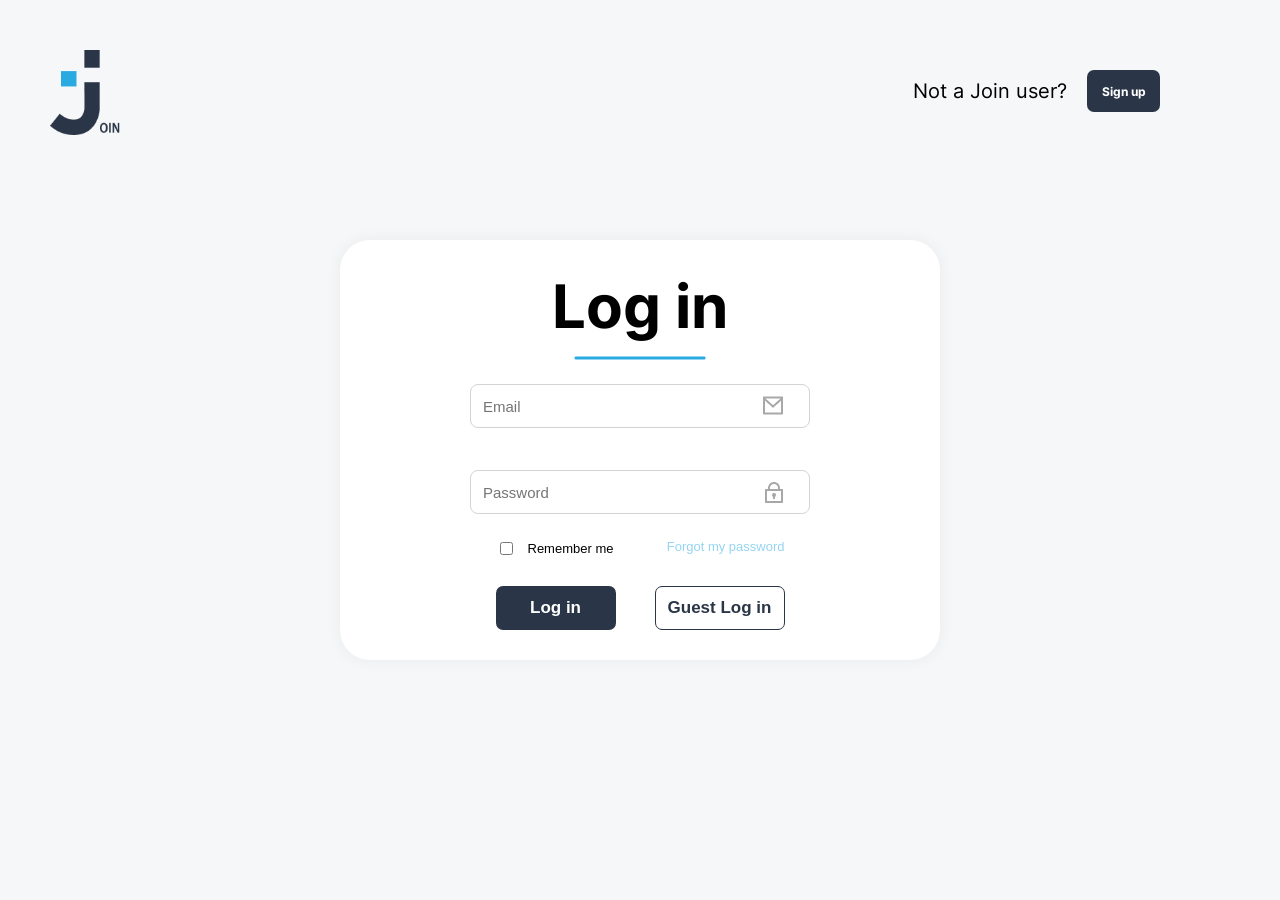
<file: index.html>
<!DOCTYPE html>
<html lang="en">

<head>
    <meta charset="UTF-8">
    <meta http-equiv="X-UA-Compatible" content="IE=edge">
    <meta name="viewport" content="width=device-width, initial-scale=1.0">
    <!-- Favicon -->
    <link rel="icon" type="image/x-icon" href="assets/img/logo-big.png">
     <!-- CSS Loaded on every page -->
     <link rel="stylesheet" href="font.css">
     <link rel="stylesheet" href="style.css">
     <!-- JS Loaded on every page -->
     <script src="mini_backend.js"></script>
    <script src="js/access.js"></script>
     <script src="js/nav_template.js"></script>
     <script src="js/header_template.js"></script>
     <script src="js/popup.js"></script>
     <script src="js/popup2.js"></script>
     <script src="js/popup_template.js"></script>
     <script src="js/header_profile.js"></script>
     <!-- <script src="script.js"></script> -->
    

    <link rel="stylesheet" href="log_in.css">
    <title>LogInToJoin</title>
</head>

<body onload="inits()">

<div class="animationContainer">
    <div class="navPool">
            <img class="joinLogo" src="assets/img/logo-big2.png">
            <img class="joinLogo2" src="assets/img/logo-big.png">




        <div class="signContainer">
            <span class="signText">Not a Join user?</span>
            <a class="decoNone" href="sign_up.html"><div class="signButton">Sign up</div></a>
        </div>
    </div>


    <div class="logPool">


        <div class="logContainer">

            
                <form onsubmit="login(); return false;" class="logPool1 flex column w-100">
                <div class="logo-and-underline flex column w-100">
                    <span class="logText">Log in</span>
                    <img class="underline" src="assets/img/underline.png">
                </div>
                <div class="input-and-check-and-btns flex column w-100">
                    <div class="inputs">
                        <div class="input-relative">
                            <input id="email" class="input" type="text" placeholder="Email" required>
                            <img class="case" src="assets/img/add-contact-email-icon.png">
                        </div>
                    
                        <div class="input-relative">
                            <input id="password" class="input" type="password" placeholder="Password" required>
                            <img class="lock" src="assets/img/login-password-icon.png">
                        </div>
                    </div>

                    <div  id="indexError" class="indexError d-none">Password or Email incorrect</div>

                    <div class="check-and-btns flex column">
                        <div class="checkPool">
                        
                            <div class="checkContainer">
                                <input class="inputCheck" type="checkbox" placeholder="Password">
                                <span class="checkText">Remember me</span>
                            </div>
                        
                           

                            <a class="forgotText" href="forgot_password.html">Forgot my password</a>
                        
                        </div>
                    
                        <div class="buttonContainer">
                            <button class="signButton1">Log in</button>
                            <a href="javascript:setGuestUser()"><button type="button" class="signButton2" ><span>Guest Log in</span></button></a>
                        </div>
                    </div>
                </div>

            </div>

           


        

        <div class="signContainer2">
            <span class="signText">Not a Join user?</span>
            <a class="decoNone" href="sign_up.html"><div class="signButton">Sign up</div></a>
        </div>
    </div>
 <div class="msgBox" id="msgBox"></div>
    </div>

    
              
           
</div>


</body>

</html>
</file>
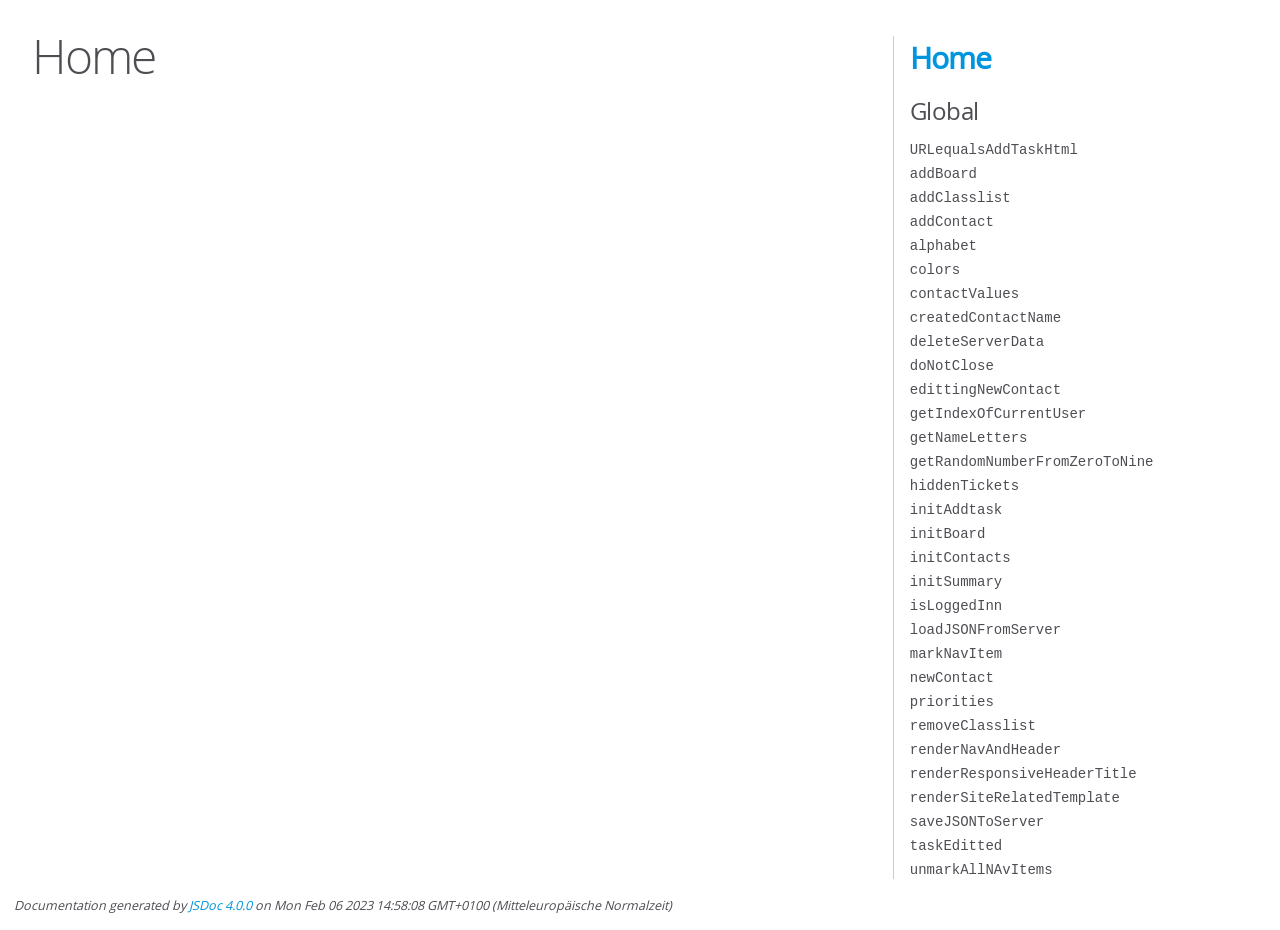
<file: out/index.html>
<!DOCTYPE html>
<html lang="en">
<head>
    <meta charset="utf-8">
    <title>JSDoc: Home</title>

    <script src="scripts/prettify/prettify.js"> </script>
    <script src="scripts/prettify/lang-css.js"> </script>
    <!--[if lt IE 9]>
      <script src="//html5shiv.googlecode.com/svn/trunk/html5.js"></script>
    <![endif]-->
    <link type="text/css" rel="stylesheet" href="styles/prettify-tomorrow.css">
    <link type="text/css" rel="stylesheet" href="styles/jsdoc-default.css">
</head>

<body>

<div id="main">

    <h1 class="page-title">Home</h1>

    



    


    <h3> </h3>










    









</div>

<nav>
    <h2><a href="index.html">Home</a></h2><h3>Global</h3><ul><li><a href="global.html#URLequalsAddTaskHtml">URLequalsAddTaskHtml</a></li><li><a href="global.html#addBoard">addBoard</a></li><li><a href="global.html#addClasslist">addClasslist</a></li><li><a href="global.html#addContact">addContact</a></li><li><a href="global.html#alphabet">alphabet</a></li><li><a href="global.html#colors">colors</a></li><li><a href="global.html#contactValues">contactValues</a></li><li><a href="global.html#createdContactName">createdContactName</a></li><li><a href="global.html#deleteServerData">deleteServerData</a></li><li><a href="global.html#doNotClose">doNotClose</a></li><li><a href="global.html#edittingNewContact">edittingNewContact</a></li><li><a href="global.html#getIndexOfCurrentUser">getIndexOfCurrentUser</a></li><li><a href="global.html#getNameLetters">getNameLetters</a></li><li><a href="global.html#getRandomNumberFromZeroToNine">getRandomNumberFromZeroToNine</a></li><li><a href="global.html#hiddenTickets">hiddenTickets</a></li><li><a href="global.html#initAddtask">initAddtask</a></li><li><a href="global.html#initBoard">initBoard</a></li><li><a href="global.html#initContacts">initContacts</a></li><li><a href="global.html#initSummary">initSummary</a></li><li><a href="global.html#isLoggedInn">isLoggedInn</a></li><li><a href="global.html#loadJSONFromServer">loadJSONFromServer</a></li><li><a href="global.html#markNavItem">markNavItem</a></li><li><a href="global.html#newContact">newContact</a></li><li><a href="global.html#priorities">priorities</a></li><li><a href="global.html#removeClasslist">removeClasslist</a></li><li><a href="global.html#renderNavAndHeader">renderNavAndHeader</a></li><li><a href="global.html#renderResponsiveHeaderTitle">renderResponsiveHeaderTitle</a></li><li><a href="global.html#renderSiteRelatedTemplate">renderSiteRelatedTemplate</a></li><li><a href="global.html#saveJSONToServer">saveJSONToServer</a></li><li><a href="global.html#taskEditted">taskEditted</a></li><li><a href="global.html#unmarkAllNAvItems">unmarkAllNAvItems</a></li></ul>
</nav>

<br class="clear">

<footer>
    Documentation generated by <a href="https://github.com/jsdoc/jsdoc">JSDoc 4.0.0</a> on Mon Feb 06 2023 14:58:08 GMT+0100 (Mitteleuropäische Normalzeit)
</footer>

<script> prettyPrint(); </script>
<script src="scripts/linenumber.js"> </script>
</body>
</html>
</file>
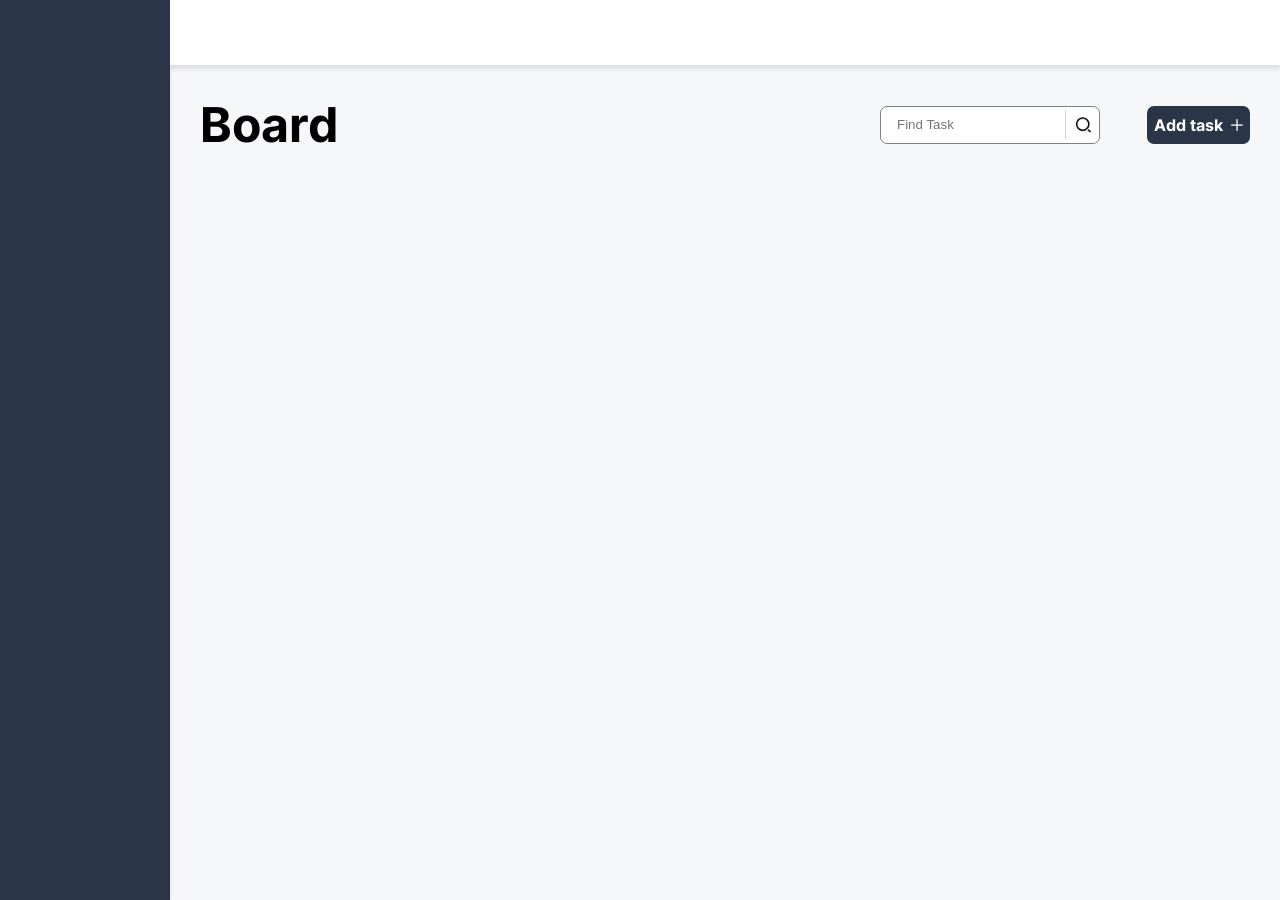
<file: board.html>
<!DOCTYPE html>
<html lang="en">
<head>
    <meta charset="UTF-8">
    <meta http-equiv="X-UA-Compatible" content="IE=edge">
    <meta name="viewport" content="width=device-width, initial-scale=1.0">
    <title>Board</title>
    <link rel="stylesheet" href="board.css">
    <link rel="stylesheet" href="add_task.css">
    <!-- Favicon -->
    <link rel="icon" type="image/x-icon" href="assets/img/logo-big.png">
    <!-- CSS Loaded on every page -->
    <link rel="stylesheet" href="font.css">
    <link rel="stylesheet" href="style.css">
    <link rel="stylesheet" href="board_responsive.css">
    <!-- JS Loaded on every page -->
    <script src="mini_backend.js"></script>
    <script src="js/header_profile.js"></script>
    <script src="script.js"></script>
    <script src="js/nav_template.js"></script>
    <script src="js/header_template.js"></script>
    <script src="js/popup.js"></script>
    <script src="js/popup2.js"></script>
    <script src="js/popup_template.js"></script>
    <!-- JS needed here -->
    <script src="js/add_task.js"></script>
    <script src="js/add_task2.js"></script>
    <script src="js/add_task_template.js"></script>
    <script src="js/board.js"></script>
    <script src="js/board2.js"></script>
    <script src="js/board_template.js"></script>
    <script src="js/edit_task.js"></script>


</head>
<body onload="init()">
    <div class="top-page relative">
        <div class="page flex" id="page">
            <div class="nav flex column" id="nav"></div>
            <div class="popUp" id="popUp"></div>
            <div class="wrapper flex column relative" id="wrapper">
                <div class="header flex" id="header"></div>
                <div class="content-container relative" id="content-container">
                    <p class="header-title-resp cursor-d">Kanban Project Management Tool</p>
                    <div class="board-wrapper">
                        <div class="board-container flex column">
                            <div class="board-header flex">
                                <div class="board-header-left flex">
                                    <p class="bold">Board</p>
                                    <img class="board-header-addTask-button-resp cursor-p" onclick="openBoardAddtaskPopup()" src="assets/img/board-add-task-icon.png">
                                </div>
                                <div class="board-header-right flex">
                                    <div class="board-header-search-wrapper relative flex">
                                        <div class="board-header-search-container flex" id="board-header-search-container">
                                            <div class="board-header-search-input-container flex" id="board-header-search-input-container">
                                                <input class="board-header-search-input w-100 h-100" id="board-header-search-input" placeholder="Find Task" onblur="narrowInputField()" onfocus="widerInputField()" onkeyup="searchTasks()"></input>
                                            </div>
                                            <img class="board-search-icon cursor-p" id="board-search-icon" src="assets/img/search-icon.png">
                                        </div>
                                        <div class="board-header-search-input-and-results-popup w-100 h-100 flex column d-none" id="board-header-search-input-and-results-popup">
                                            <input class="board-header-search-input-popup h-100 w-100" id="board-header-search-input-popup" type="text" placeholder="Find Task" onkeyup="taskFilter()" focus autofocus onclick="doNotClose(event)">
                                            <div class="board-header-search-results-popup absolute flex column d-none" id="board-header-search-results-popup"></div>
                                        </div>
                                    </div>
                                    <div class="board-header-addTask-button flex cursor-p" onclick="openBoardAddtaskPopup()">
                                        <p class="bold">Add task</p>
                                        <img class="board-white-plus-image" src="assets/img/board-add-task-icon.png">
                                    </div>
                                </div>
                            </div>
                            <div class="board-content flex" id="board-content"></div>
                        </div>
                    </div>
                </div>
            </div>
        </div>
    </div>
</body>
</html>
</file>
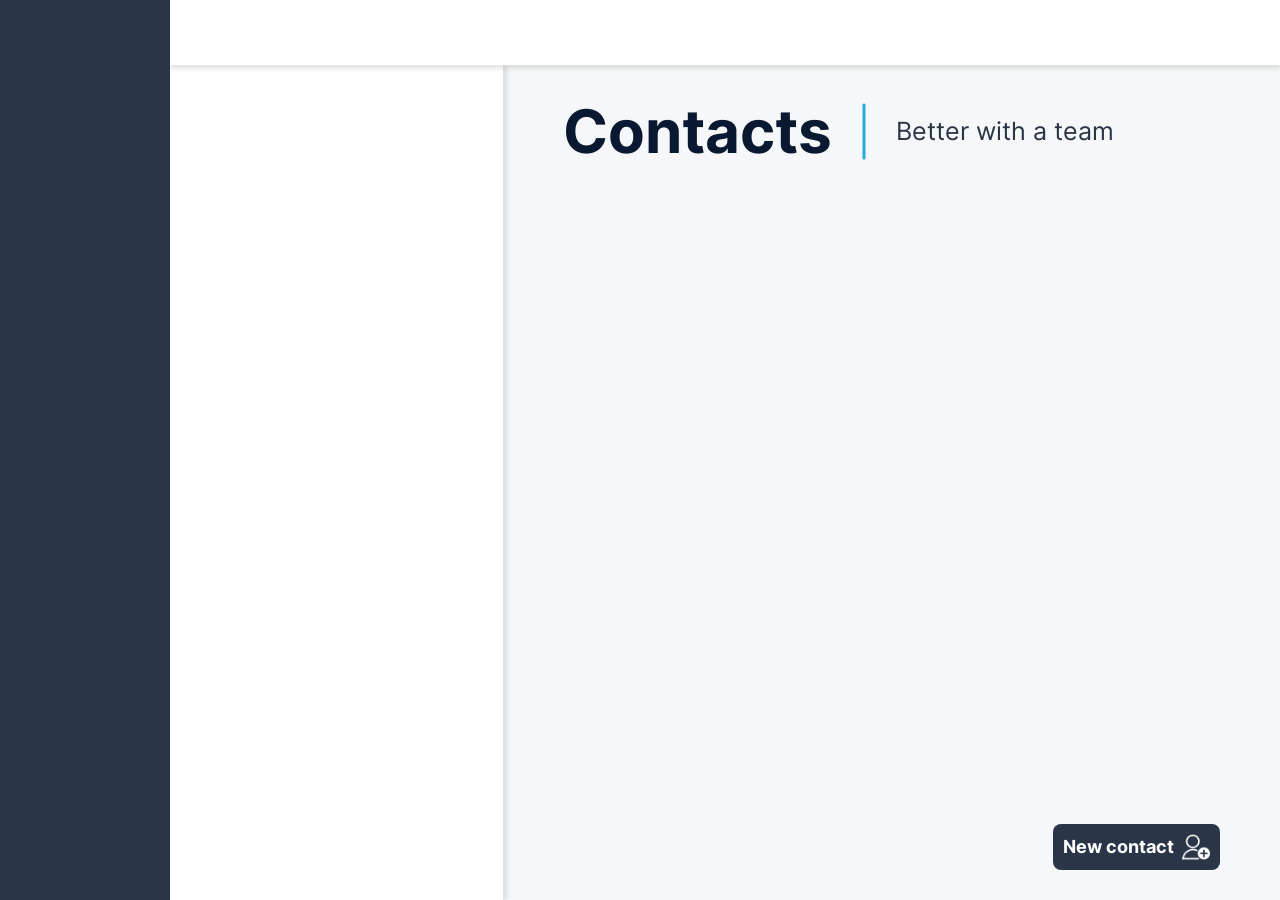
<file: contacts.html>
<!DOCTYPE html>
<html lang="en">
<head>
    <meta charset="UTF-8">
    <meta http-equiv="X-UA-Compatible" content="IE=edge">
    <meta name="viewport" content="width=device-width, initial-scale=1.0">
    <title>Contacts</title>
    <link rel="stylesheet" href="contacts.css">
    <link rel="stylesheet" href="contacts_responsive.css">
    <!-- Favicon -->
    <link rel="icon" type="image/x-icon" href="assets/img/logo-big.png">
    <!-- CSS Loaded on every page -->
    <link rel="stylesheet" href="font.css">
    <link rel="stylesheet" href="style.css">
    <!-- JS Loaded on every page -->
    <script src="mini_backend.js"></script>
    <script src="js/header_profile.js"></script>
    <script src="script.js"></script>
    <script src="js/nav_template.js"></script>
    <script src="js/header_template.js"></script>
    <script src="js/popup.js"></script>
    <script src="js/popup2.js"></script>
    <script src="js/popup_template.js"></script>
    <script src="js/contacts.js"></script>
    <script src="js/contacts_template.js"></script>
    <!-- FOR THE CONTACT INFO ADDTASK POPUP -->
    <link rel="stylesheet" href="add_task.css">
    <link rel="stylesheet" href="board.css">
    <link rel="stylesheet" href="board_responsive.css">
    <script src="js/add_task.js"></script>
    <script src="js/add_task2.js"></script>
    <script src="js/add_task_template.js"></script>
    <script src="js/edit_task.js"></script>
    
</head>
<body onload="init()">
    <div class="top-page relative">
        <div class="page flex" id="page">
            <div class="nav flex column" id="nav"></div>
            <div class="popUp" id="popUp"></div>
            <div class="wrapper flex column relative" id="wrapper">
                <div class="header flex" id="header"></div>
                <div class="content-container relative" id="content-container">
                    <div class="contacts-wrapper flex w-100 h-100">
                        <div class="contacts-list-wrapper flex column">
                            <div class="contacts-list-btn-resp-container fixed w-100">
                                <div class="contacts-list-btn-resp contacts-info-btn cursor-p flex" onclick="openContactsNewContactPopup()">
                                    <p>New contact</p>
                                    <img src="assets/img/new-contacts-icon.png">
                                </div>
                            </div>
                            <div class="contacts-list-overflow-container">
                                <div class="contacts-list flex column w-100" id="contacts-list"></div>
                            </div>
                        </div>
                        <div class="contacts-info-wrapper w-100 relative">
                            <div class="contacts-info-container w-100 h-100 flex column">
                                <div class="contacts-info-headline w-100 flex">
                                    <p class="contacts-info-headline-big">Contacts</p>
                                    <img src="assets/img/verticalLine.png">
                                    <p class="contacts-info-headline-smaller">Better with a team</p>
                                </div>
                                <div class="contacts-info-popup-container" id="contacts-info-popup-container"></div>
                                <div class="contacts-info-btn-container flex w-100">
                                    <div class="contacts-info-btn cursor-p flex" onclick="openContactsNewContactPopup()">
                                        <p>New contact</p>
                                        <img src="assets/img/new-contacts-icon.png">
                                    </div>
                                </div>
                            </div>
                        </div>
                    </div>
                    <div class="popUp-responsive" id="popUp-responsive"></div>
                </div>
            </div>
        </div>
    </div>
</body>
</html>
</file>
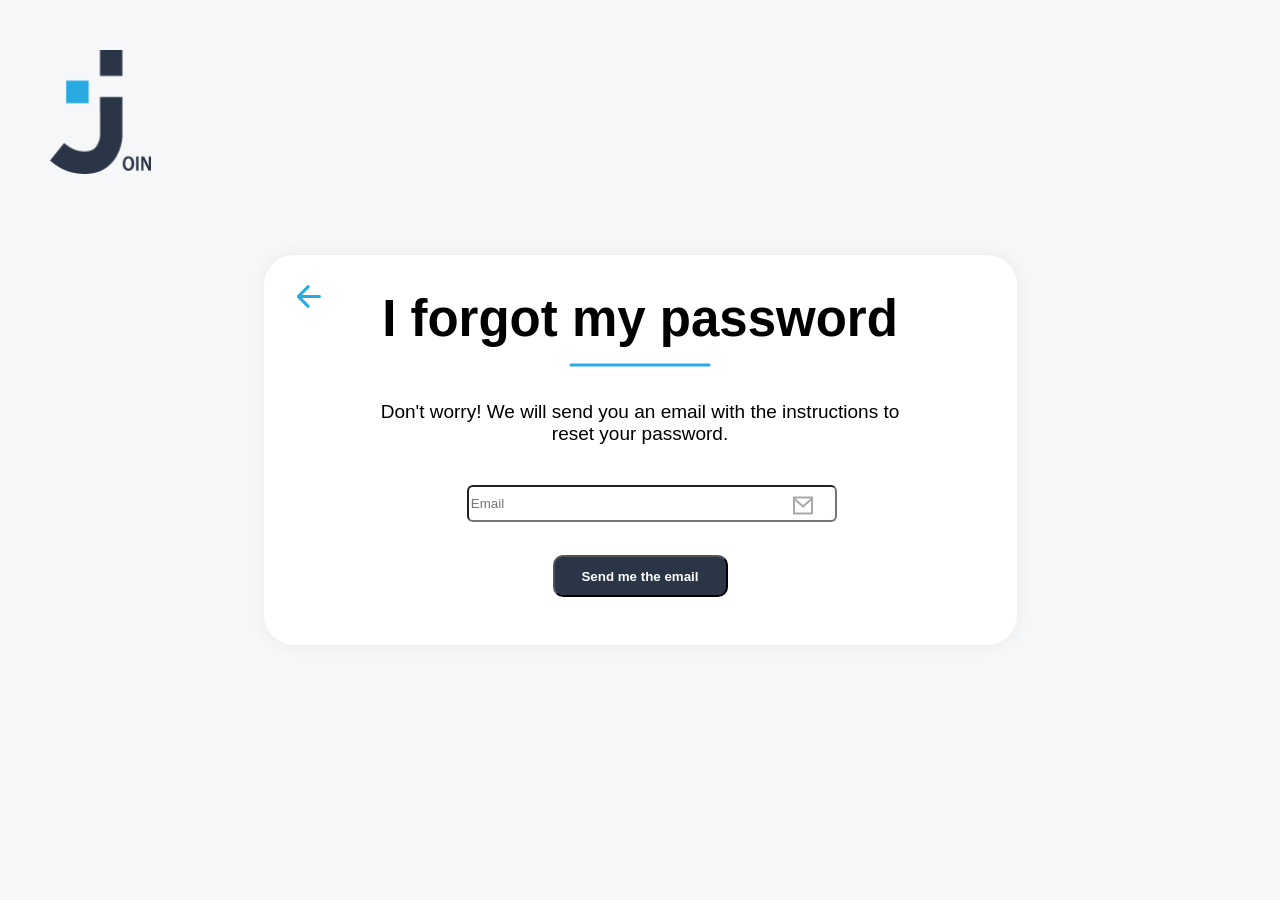
<file: forgot_password.html>
<!DOCTYPE html>
<html lang="en">
<head>
    <meta charset="UTF-8">
    <meta http-equiv="X-UA-Compatible" content="IE=edge">
    <meta name="viewport" content="width=device-width, initial-scale=1.0">
    <!-- Favicon -->
    <link rel="icon" type="image/x-icon" href="assets/img/logo-big.png">
    <!-- CSS Loaded on every page -->
    <link rel="stylesheet" href="font.css">
    <link rel="stylesheet" href="style.css">
    <!-- JS Loaded on every page -->
    <script src="mini_backend.js"></script>
    <script src="js/header_template.js"></script>
    <script src="js/popup.js"></script>
    <script src="js/popup2.js"></script>
    <script src="js/popup_template.js"></script>
    <script src="js/access.js"></script>
    <link rel="stylesheet" href="forgot_password.css">
    <script src=""></script>
    <title>Restore Pasword</title>
</head>
<body onload="inits()">

        <img class="joinLogo" src="assets/img/logo-big2.png">

    <div class="logPool">

<!----action="https://gruppe-348.developerakademie.net/join/send_mail.php"-->
        
        <form onsubmit="onSubmit(event);" class="logContainer" id="myform"  method="post">
        
           
                <a href="index.html"><img class="arrow" src="assets/img/arrowBlue.png"></a>
                <a href="index.html"><img class="arrowBack hidden" src="assets/img/back-arraw.png"></a>

                <span class="forgotText">I forgot my password</span>
                <img class="underline" src="assets/img/underline.png">

                <span class="forgotDescription">Don't worry! We will send you an email with the
                instructions to <span class="forgotBreak">reset your password.</span></span>
            
            <div class="input-relative">
                <input id="forgotEmail" name="email" class="input" type="email" placeholder="Email" required>
                <img class="case" src="assets/img/add-contact-email-icon.png">
            </div>         
                
            <div  id="forgotError" class="forgotError d-none">Email doesn't exist</div>

            <div>
                <a class="decoNone" href="/#"> <button type="submit" class="signButton">Send me the email</button></a>
            </div>
        
        </form>


        <div id="forgotPopup" class="absolute-centered forgotPopup forgotAnimation d-none">
            <div>
            <img class="forgotSend" src="assets/img/forgotSend.png">
            <img class="forgotCheck" src="assets/img/forgotCheck.png">
        </div>
            <span>An E-Mail has been sent to you</span>

        </div>
    </div>


</body>
</html>
</file>
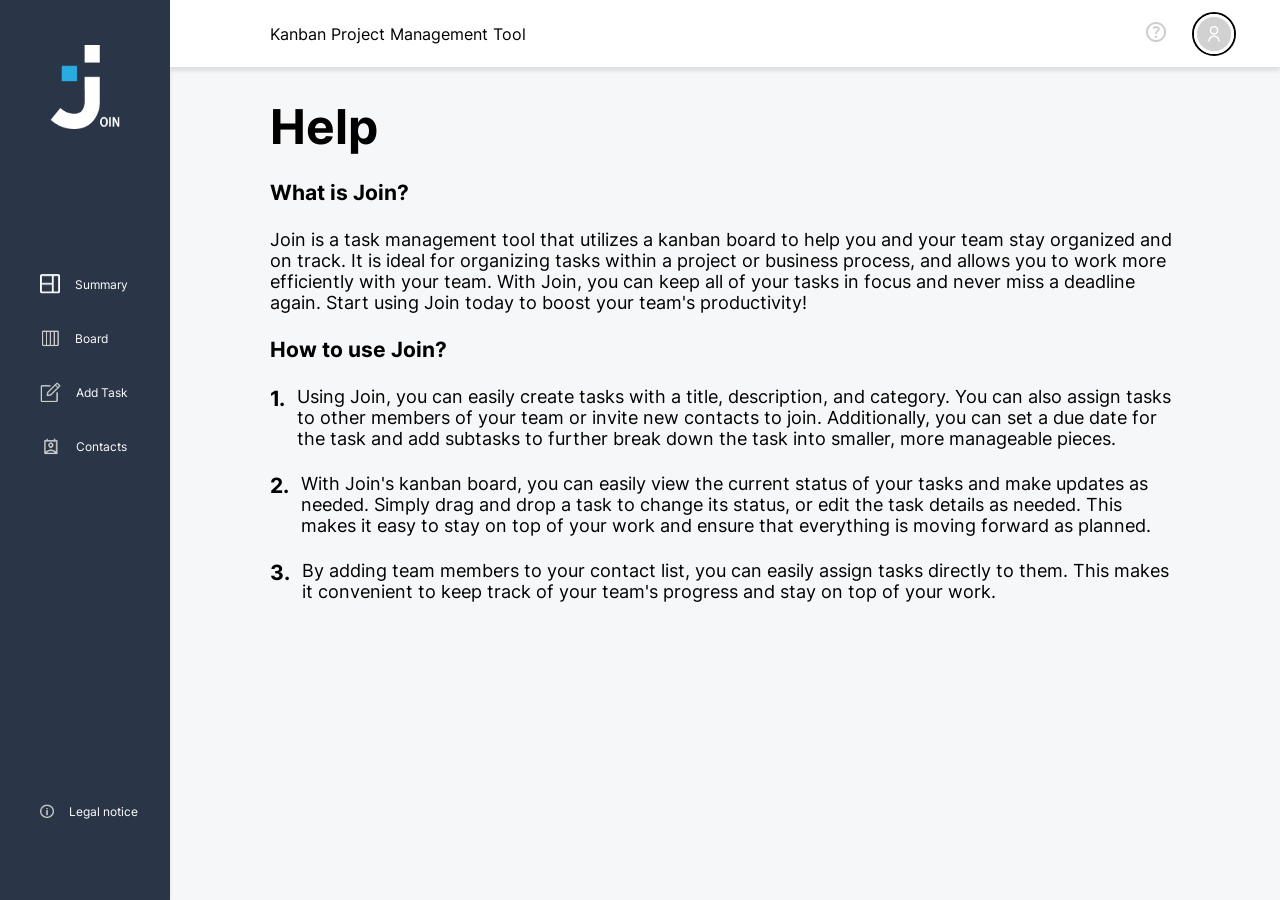
<file: help.html>
<!DOCTYPE html>
<html lang="en">
<head>
    <meta charset="UTF-8">
    <meta http-equiv="X-UA-Compatible" content="IE=edge">
    <meta name="viewport" content="width=device-width, initial-scale=1.0">
    <title>Board</title>
    <link rel="stylesheet" href="help.css">
    <!-- Favicon -->
    <link rel="icon" type="image/x-icon" href="assets/img/logo-big.png">
    <!-- CSS Loaded on every page -->
    <link rel="stylesheet" href="font.css">
    <link rel="stylesheet" href="style.css">
    <link rel="stylesheet" href="legal_notice.css">
    <!-- JS Loaded on every page -->
    <script src="mini_backend.js"></script>
    <script src="js/header_profile.js"></script>
    <script src="script.js"></script>
    <script src="js/nav_template.js"></script>
    <script src="js/header_template.js"></script>
    <script src="js/popup.js"></script>
    <script src="js/popup2.js"></script>
    <script src="js/popup_template.js"></script>
    
</head>
<body onload="renderNav();renderHeader();renderPopups()">
    <div class="top-page relative">
        <div class="page flex relative" id="page">
            <div class="nav flex column" id="nav"></div>
            <div class="wrapper flex column relative" id="wrapper">
                <div class="popUp" id="popUp"></div>
                <div class="header flex" id="header"></div>
                <div class="content-container" id="content-container">
                    <div class="help-wrapper">
                        <div class="help-inner-wrapper w-100 h-100">
                            <h1>Help</h1>
                            <div class="first-section flex column">
                                <h3 class="subtitles">What is Join?</h3>
                                <p>
                                    Join is a task management tool that utilizes a kanban board to help you and your team stay organized and on track. 
                                    It is ideal for organizing tasks within a project or business process, and allows you to work more efficiently with your team. 
                                    With Join, you can keep all of your tasks in focus and never miss a deadline again. 
                                    Start using Join today to boost your team's productivity!
                                </p>
                            </div>
                            <div class="second-section flex column">
                                <h3 class="subtitles">How to use Join?</h3>
                                <div class="description-steps flex">
                                    <h3>1. </h3>
                                    <p>
                                        Using Join, you can easily create tasks with a title, description, and category. 
                                        You can also assign tasks to other members of your team or invite new contacts to join. 
                                        Additionally, you can set a due date for the task and add subtasks to further break down the task into smaller, more manageable pieces.
                                    </p>
                                </div>
                                <div class="description-steps flex">
                                    <h3>2.</h3>
                                    <p>
                                        With Join's kanban board, you can easily view the current status of your tasks and make updates as needed. 
                                        Simply drag and drop a task to change its status, or edit the task details as needed. 
                                        This makes it easy to stay on top of your work and ensure that everything is moving forward as planned.
                                    </p>
                                </div>
                                <div class="description-steps flex">
                                    <h3>3.</h3>
                                    <p>
                                        By adding team members to your contact list, you can easily assign tasks directly to them. 
                                        This makes it convenient to keep track of your team's progress and stay on top of your work.</p>
                                </div>
                            </div>
                        </div>
                    </div>
                </div>
            </div>
        </div>
    </div>
</body>
</html>
</file>
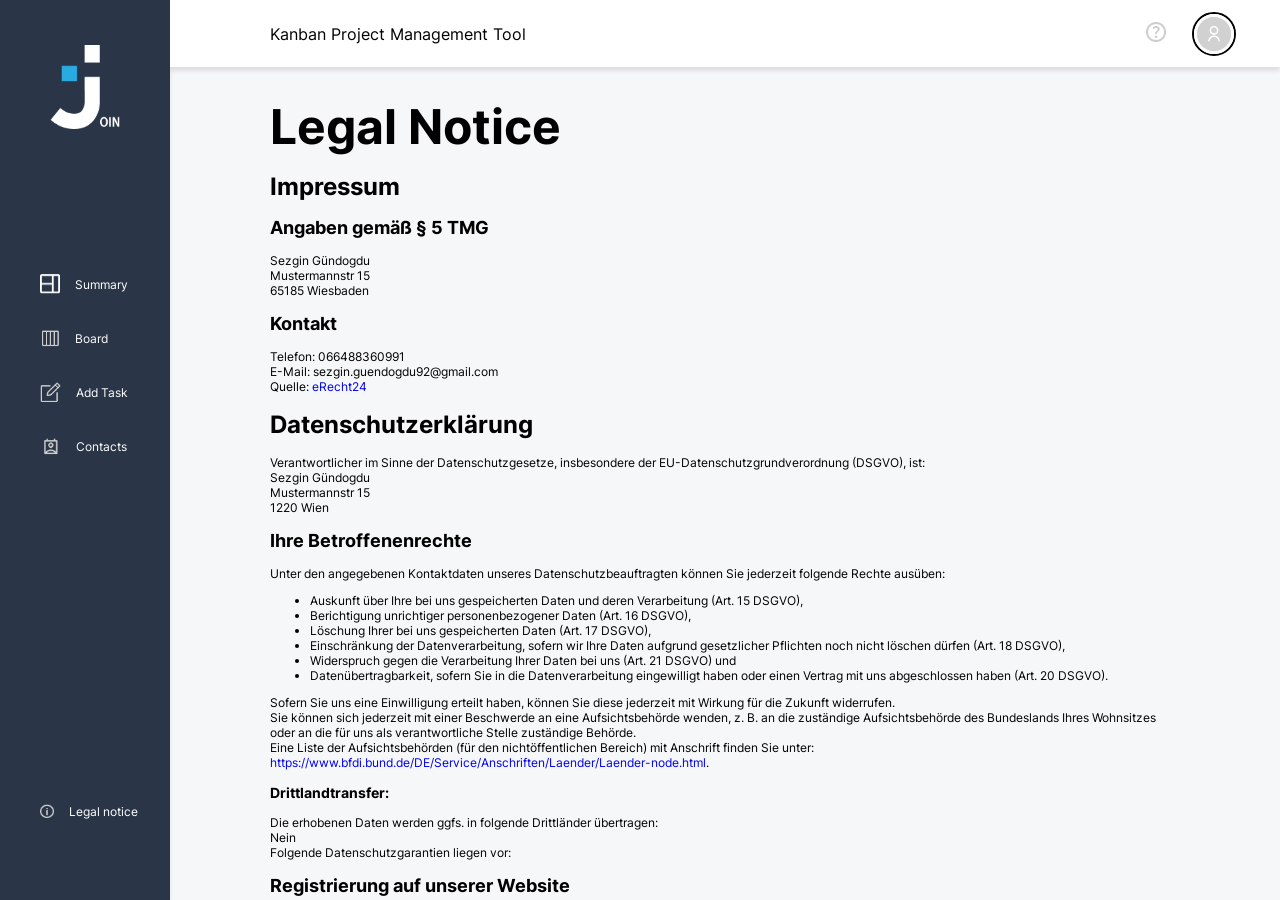
<file: legal_notice.html>
<!DOCTYPE html>
<html lang="en">
<head>
    <meta charset="UTF-8">
    <meta http-equiv="X-UA-Compatible" content="IE=edge">
    <meta name="viewport" content="width=device-width, initial-scale=1.0">
    <title>Legal notice</title>
    <link rel="stylesheet" href="legal_notice.css">
    <!-- Favicon -->
    <link rel="icon" type="image/x-icon" href="assets/img/logo-big.png">
    <!-- CSS Loaded on every page -->
    <link rel="stylesheet" href="font.css">
    <link rel="stylesheet" href="style.css">
    <!-- JS Loaded on every page -->
    <script src="mini_backend.js"></script>
    <script src="js/header_profile.js"></script>
    <script src="script.js"></script>
    <script src="js/nav_template.js"></script>
    <script src="js/header_template.js"></script>
    <script src="js/popup.js"></script>
    <script src="js/popup2.js"></script>
    <script src="js/popup_template.js"></script>
    
</head>
<body onload="renderNav();renderHeader();renderPopups()">
    <div class="top-page relative">
        <div class="page flex relative" id="page">
            <div class="nav flex column" id="nav"></div>
            <div class="wrapper flex column relative" id="wrapper">
                <div class="popUp" id="popUp"></div>
                <div class="header flex" id="header"></div>
                <div class="content-container" id="content-container">
                    <div class="help-wrapper">
                        <h1 class="help-title">Legal Notice</h1>
                        <h1>Impressum</h1>
                        <h2>Angaben gemäß § 5 TMG</h2>
                        <p>Sezgin Gündogdu<br />
                        Mustermannstr 15<br />
                        65185 Wiesbaden</p>
                        <h2>Kontakt</h2>
                        <p>Telefon: 066488360991<br />
                        E-Mail: sezgin.guendogdu92@gmail.com</p>
                        <p>Quelle: <a href="https://www.e-recht24.de">eRecht24</a></p>

                        <h1>Datenschutzerklärung</h1>
                        <p>Verantwortlicher im Sinne der Datenschutzgesetze, insbesondere der EU-Datenschutzgrundverordnung (DSGVO), ist:</p>
                        <p>Sezgin Gündogdu
                        <br>Mustermannstr 15
                        <br>1220 Wien</p>
                        <h2>Ihre Betroffenenrechte</h2>
                        <p>Unter den angegebenen Kontaktdaten unseres Datenschutzbeauftragten können Sie jederzeit folgende Rechte ausüben:</p>
                        <ul>
                        <li>Auskunft über Ihre bei uns gespeicherten Daten und deren Verarbeitung (Art. 15 DSGVO),</li>
                        <li>Berichtigung unrichtiger personenbezogener Daten (Art. 16 DSGVO),</li>
                        <li>Löschung Ihrer bei uns gespeicherten Daten (Art. 17 DSGVO),</li>
                        <li>Einschränkung der Datenverarbeitung, sofern wir Ihre Daten aufgrund gesetzlicher Pflichten noch nicht löschen dürfen (Art. 18 DSGVO),</li>
                        <li>Widerspruch gegen die Verarbeitung Ihrer Daten bei uns (Art. 21 DSGVO) und</li>
                        <li>Datenübertragbarkeit, sofern Sie in die Datenverarbeitung eingewilligt haben oder einen Vertrag mit uns abgeschlossen haben (Art. 20 DSGVO).</li>
                        </ul>
                        <p>Sofern Sie uns eine Einwilligung erteilt haben, können Sie diese jederzeit mit Wirkung für die Zukunft widerrufen.</p>
                        <p>Sie können sich jederzeit mit einer Beschwerde an eine Aufsichtsbehörde wenden, z. B. an die zuständige Aufsichtsbehörde des Bundeslands Ihres Wohnsitzes oder an die für uns als verantwortliche Stelle zuständige Behörde.</p>
                        <p>Eine Liste der Aufsichtsbehörden (für den nichtöffentlichen Bereich) mit Anschrift finden Sie unter: 
                            <a class="help-links" href="https://www.bfdi.bund.de/DE/Service/Anschriften/Laender/Laender-node.html" target="_blank" rel="noopener nofollow">https://www.bfdi.bund.de/DE/Service/Anschriften/Laender/Laender-node.html</a>.</p>
                        <p></p><h3>Drittlandtransfer:</h3>
                        <p>Die erhobenen Daten werden ggfs. in folgende Drittländer übertragen: </p>
                        <p>Nein</p>
                        <p>Folgende Datenschutzgarantien liegen vor: </p>
                        <p></p><h2>Registrierung auf unserer Website</h2>
                        <h3>Art und Zweck der Verarbeitung:</h3>
                        <p>Für die Registrierung auf unserer Website benötigen wir einige personenbezogene Daten, die über eine Eingabemaske an uns übermittelt werden. </p>
                        <p>Zum Zeitpunkt der Registrierung werden zusätzlich folgende Daten erhoben:</p>
                        <p>keine</p>
                        <p>Ihre Registrierung ist für das Bereithalten bestimmter Inhalte und Leistungen auf unserer Website erforderlich.</p>
                        <h3>Rechtsgrundlage:</h3>
                        <p>Die Verarbeitung der bei der Registrierung eingegebenen Daten erfolgt auf Grundlage einer Einwilligung des Nutzers (Art. 6 Abs. 1 lit. a DSGVO).</p>
                        <h3>Empfänger:</h3>
                        <p>Empfänger der Daten sind ggf. technische Dienstleister, die für den Betrieb und die Wartung unserer Website als Auftragsverarbeiter tätig werden.</p>
                        <p></p><h3>Drittlandtransfer:</h3>
                        <p>Die erhobenen Daten werden ggfs. in folgende Drittländer übertragen: </p>
                        <p>nein</p>
                        <p>Folgende Datenschutzgarantien liegen vor: </p>
                        <p></p><h3>Speicherdauer:</h3>
                        <p>Daten werden in diesem Zusammenhang nur verarbeitet, solange die entsprechende Einwilligung vorliegt. </p>
                        <h3>Bereitstellung vorgeschrieben oder erforderlich:</h3>
                        <p>Die Bereitstellung Ihrer personenbezogenen Daten erfolgt freiwillig, allein auf Basis Ihrer Einwilligung. Ohne die Bereitstellung Ihrer personenbezogenen Daten können wir Ihnen keinen Zugang auf unsere angebotenen Inhalte gewähren. </p>
                        <p></p><hr>
                        <h2>Information über Ihr Widerspruchsrecht nach Art. 21 DSGVO</h2>
                        <h3>Einzelfallbezogenes Widerspruchsrecht</h3>
                        <p>Sie haben das Recht, aus Gründen, die sich aus Ihrer besonderen Situation ergeben, jederzeit gegen die Verarbeitung Sie betreffender personenbezogener Daten, die aufgrund Art. 6 Abs. 1 lit. f DSGVO (Datenverarbeitung auf der Grundlage einer Interessenabwägung) erfolgt, Widerspruch einzulegen; dies gilt auch für ein auf diese Bestimmung gestütztes Profiling im Sinne von Art. 4 Nr. 4 DSGVO.</p>
                        <p>Legen Sie Widerspruch ein, werden wir Ihre personenbezogenen Daten nicht mehr verarbeiten, es sei denn, wir können zwingende schutzwürdige Gründe für die Verarbeitung nachweisen, die Ihre Interessen, Rechte und Freiheiten überwiegen, oder die Verarbeitung dient der Geltendmachung, Ausübung oder Verteidigung von Rechtsansprüchen.</p>
                        <h3>Empfänger eines Widerspruchs</h3>
                        <p> Sezgin Gündogdu
                        <br>Mustermannstr 15
                        <br>1220 Wien</p>
                        <hr>
                        <h2>Änderung unserer Datenschutzbestimmungen</h2>
                        <p>Wir behalten uns vor, diese Datenschutzerklärung anzupassen, damit sie stets den aktuellen rechtlichen Anforderungen entspricht oder um Änderungen unserer Leistungen in der Datenschutzerklärung umzusetzen, z.B. bei der Einführung neuer Services. Für Ihren erneuten Besuch gilt dann die neue Datenschutzerklärung.</p>
                        <h2>Fragen an den Datenschutzbeauftragten</h2>
                        <p>Wenn Sie Fragen zum Datenschutz haben, schreiben Sie uns bitte eine E-Mail oder wenden Sie sich direkt an die für den Datenschutz verantwortliche Person in unserer Organisation:</p>
                        <p>Nein</p>
                        <p><em>Die Datenschutzerklärung wurde mithilfe der activeMind AG erstellt, den Experten für <a href="https://www.activemind.de/datenschutz/datenschutzbeauftragter/" target="_blank" rel="noopener">externe Datenschutzbeauftragte</a> (Version #2020-09-30).</em></p>
                    </div>
                </div>
            </div>
        </div>
    </div>
</body>
</html>
</file>
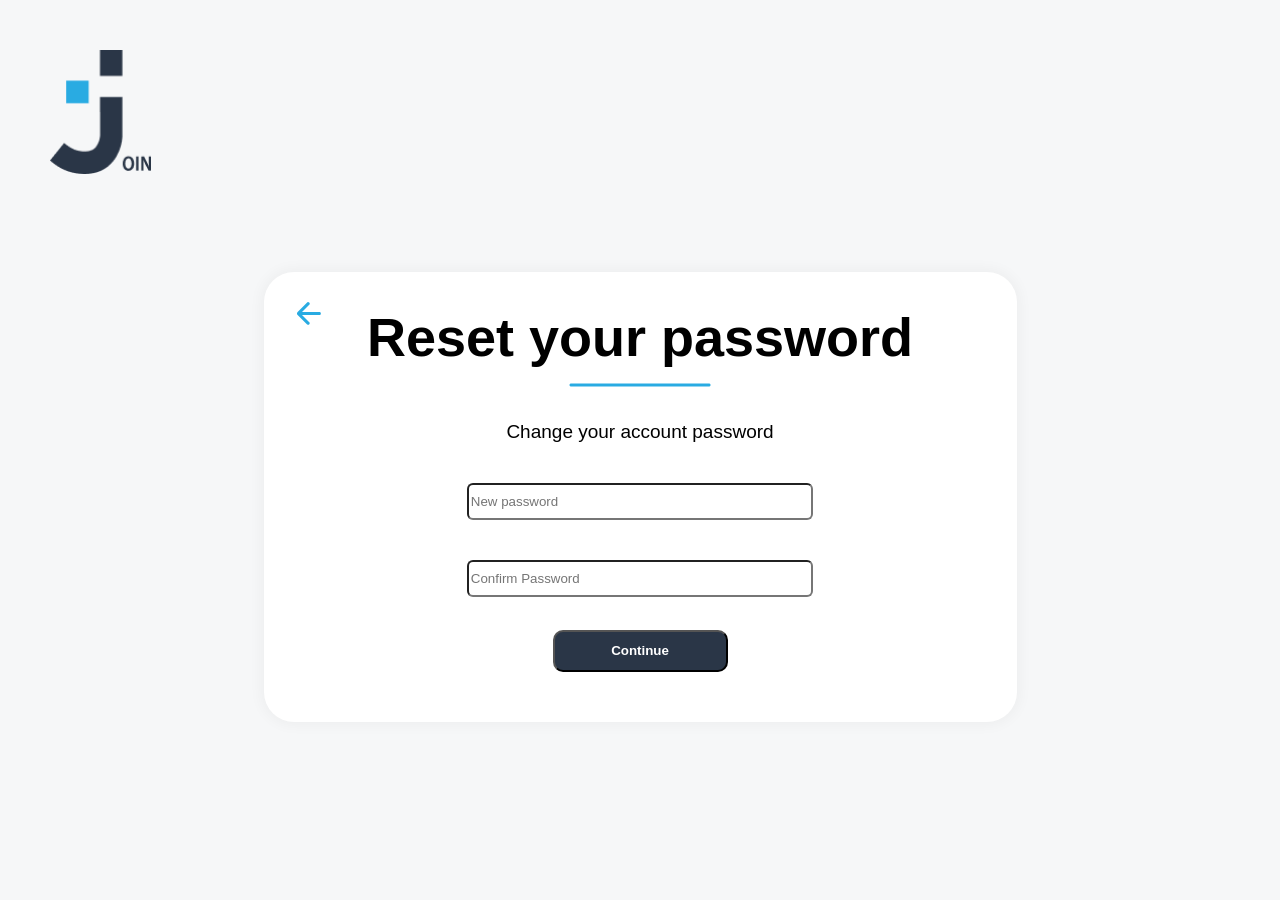
<file: reset_password.html>
<!DOCTYPE html>
<html lang="en">

<head>
    <meta charset="UTF-8">
    <meta http-equiv="X-UA-Compatible" content="IE=edge">
    <meta name="viewport" content="width=device-width, initial-scale=1.0">
    <!-- Favicon -->
    <link rel="icon" type="image/x-icon" href="assets/img/logo-big.png">
    <!-- CSS Loaded on every page -->
    <link rel="stylesheet" href="font.css">
    <link rel="stylesheet" href="style.css">
    <!-- JS Loaded on every page -->
    <script src="mini_backend.js"></script>
    <script src="js/header_template.js"></script>
    <script src="js/popup.js"></script>
    <script src="js/popup2.js"></script>
    <script src="js/popup_template.js"></script>
    <script src="js/access.js"></script>


    <link rel="stylesheet" href="reset_password.css">
    <script src=""></script>

    <title>Reset your password</title>
</head>

<body onload="load(); inits();">

        <img class="joinLogo" src="assets/img/logo-big2.png">

    
    <div class="logPool">
        
        <form onsubmit=" return preventRefresh(); popupResetPassword();" id="myform" class="logContainer">

            
                <a href="index.html"><img class="arrow" src="assets/img/arrowBlue.png"></a>
                <a href="index.html"><img class="arrowBack hidden" src="assets/img/back-arraw.png"></a>

                <span class="resetText">Reset your password</span>
                <img class="underline" src="assets/img/underline.png">

                <span class="forgotDescription">Change your account password</span>
          

                <input class="input" type="password" id="newPassword" placeholder="New password" required>
                <input class="input" type="password" id="confirmPassword"  placeholder="Confirm Password" required>

                <div  id="resetError" class="resetError d-none">Make sure the second password matches the first</div>

            <div>
                <button id="signButton" class="signButton">Continue</button>
            </div>

        </form>

        <div id="resetPopup" class="absolute-centered resetPopup popupAnimation d-none">
            <div>
            <img class="forgotSend" src="assets/img/forgotSend.png">
            <img class="forgotCheck" src="assets/img/forgotCheck.png">
        </div>
            <span>You reset your password</span>

        </div>

    </div>

</body>

</html>
</file>
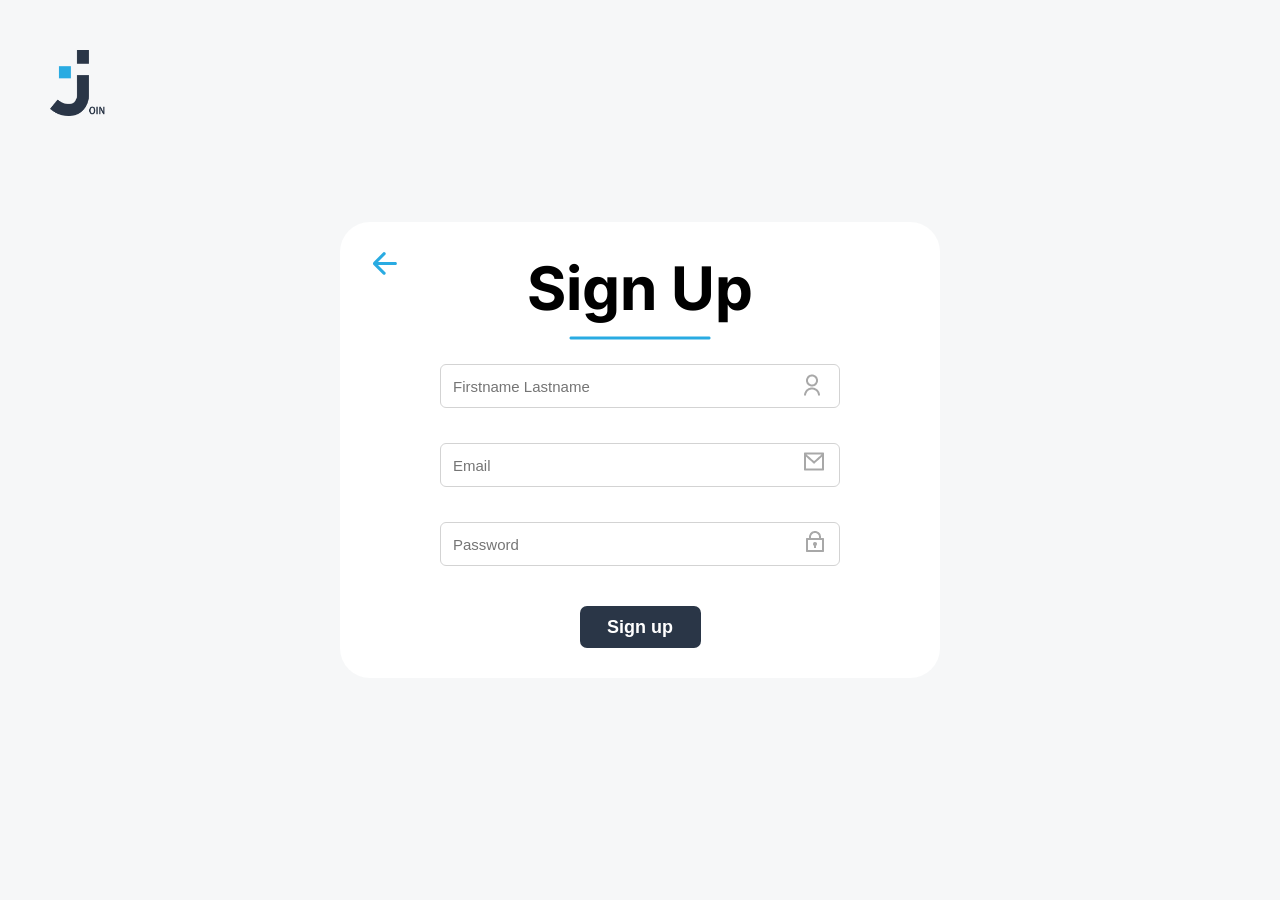
<file: sign_up.html>
<!DOCTYPE html>
<html lang="en">

<head>
    <meta charset="UTF-8">
    <meta http-equiv="X-UA-Compatible" content="IE=edge">
    <meta name="viewport" content="width=device-width, initial-scale=1.0">
    <!-- Favicon -->
    <link rel="icon" type="image/x-icon" href="assets/img/logo-big.png">
    <!-- CSS Loaded on every page -->
    <link rel="stylesheet" href="font.css">
    <link rel="stylesheet" href="style.css">
    <!-- JS Loaded on every page -->
    <script src="mini_backend.js"></script>
    <script src="js/access.js"></script>
    <script src="js/header_template.js"></script>
    <script src="js/popup.js"></script>
    <script src="js/popup2.js"></script>
    <script src="js/popup_template.js"></script>

    <link rel="stylesheet" href="sign_up.css">
    <script src=""></script>
    <title>Sign Up</title>
</head>

<body onload="inits()">

     <img class="joinLogo" src="assets/img/logo-big2.png">


    <div class="logPool">
       
        

            <form onsubmit="addUser(); return false;" class="logContainer">
            <div class="header-signup">
                <a href="index.html"><img class="arrow" src="assets/img/arrowBlue.png"></a>
                <a href="index.html"><img class="arrowBack hidden" src="assets/img/back-arraw.png"></a>
                
                <div class="title flex column w-100">
                    <span class="logText">Sign Up</span>
                    <img class="underline" src="assets/img/underline.png">
                </div>
            </div>

                       <div class="inputs-and-btn flex column w-100">
                <div class="inputs flex column">
                    <div class="input-relative w-100">
                        <input required id="username" class="input" type="text" placeholder="Firstname Lastname">
                        <img class="name" src="assets/img/add-contact-name-icon.png">
                    </div>

                    <div class="input-relative w-100">
                        <input required id="email" class="input" type="email" placeholder="Email">
                        <img class="case" src="assets/img/add-contact-email-icon.png">
                    </div>

                    <div class="input-relative w-100">
                        <input required id="password" class="input" type="password" placeholder="Password"> 
                        <img class="lock" src="assets/img/login-password-icon.png">
                    </div>
                </div>

                <div>
                    <a class="decoNone" href="/#"><button class="signButton" class="d-none">Sign up</button></a>
            
                </div>
            </div>

       

    </div>

</body>

</html>
</file>
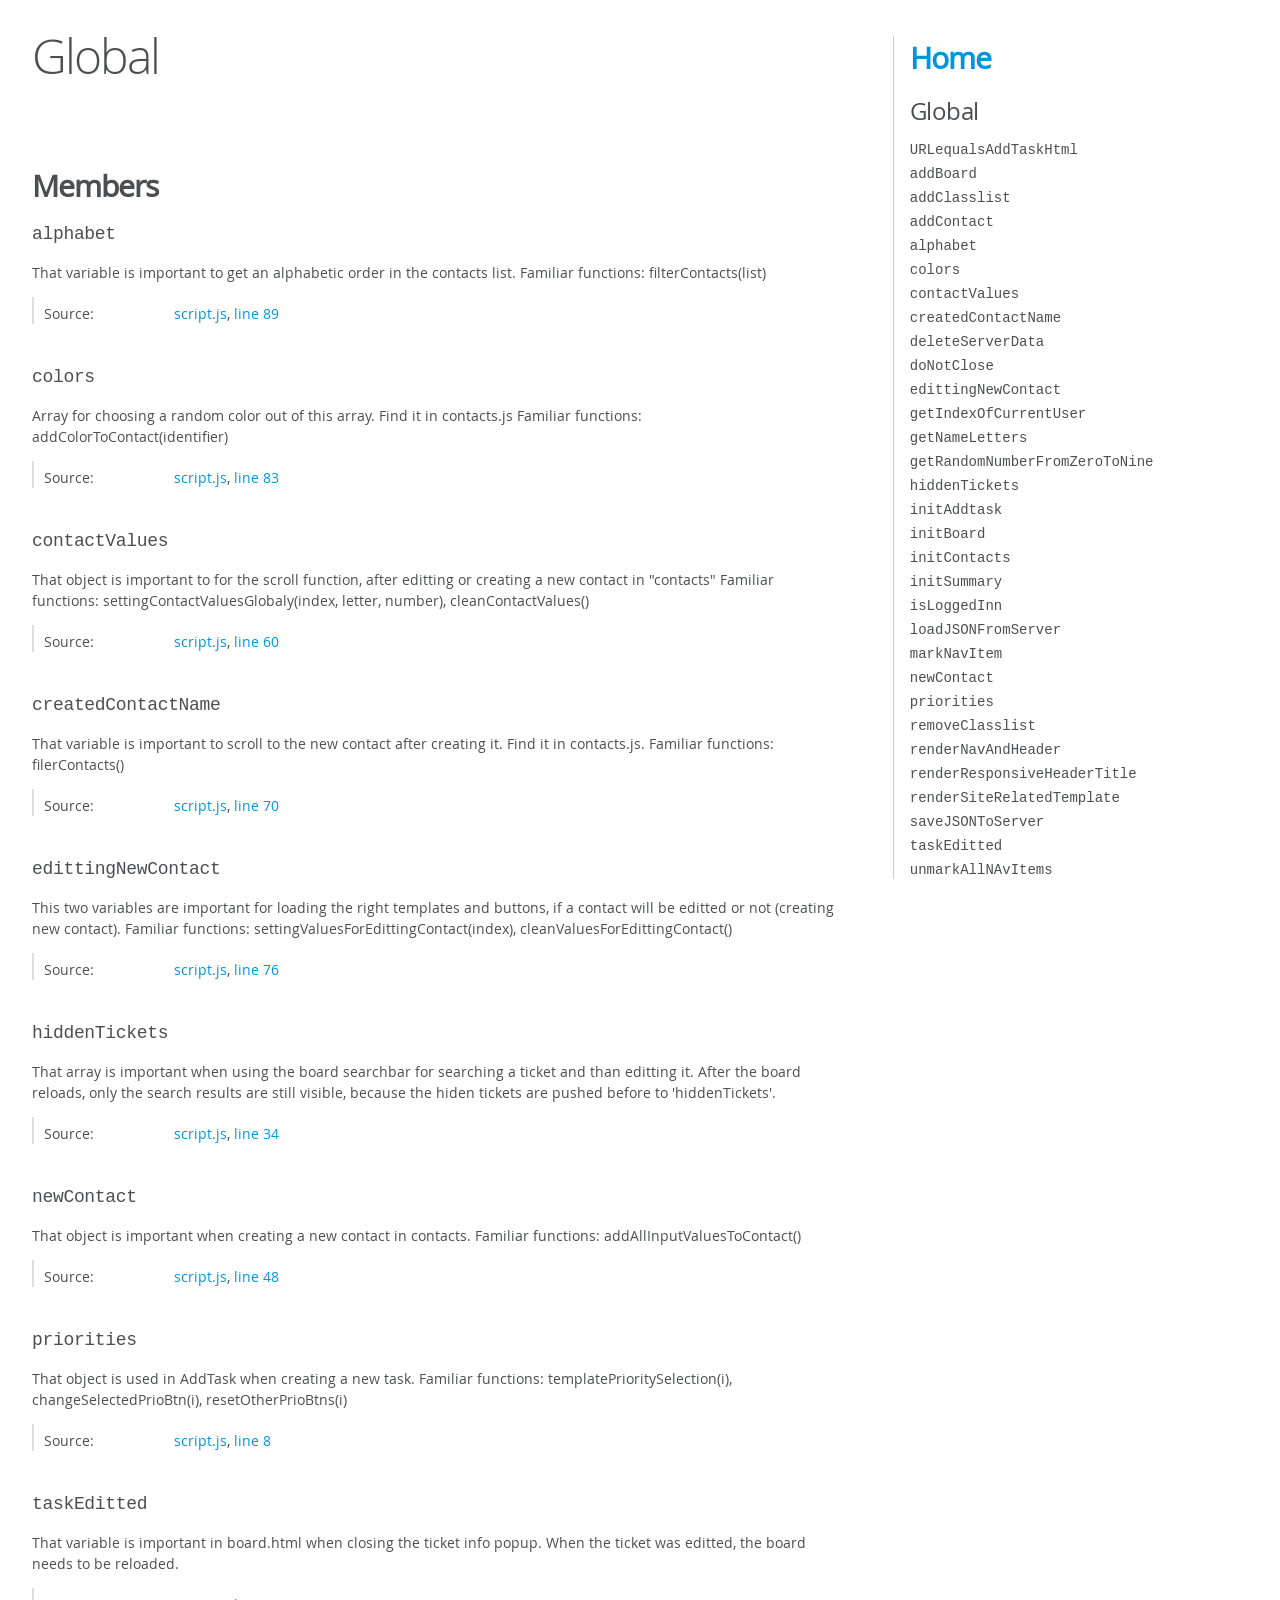
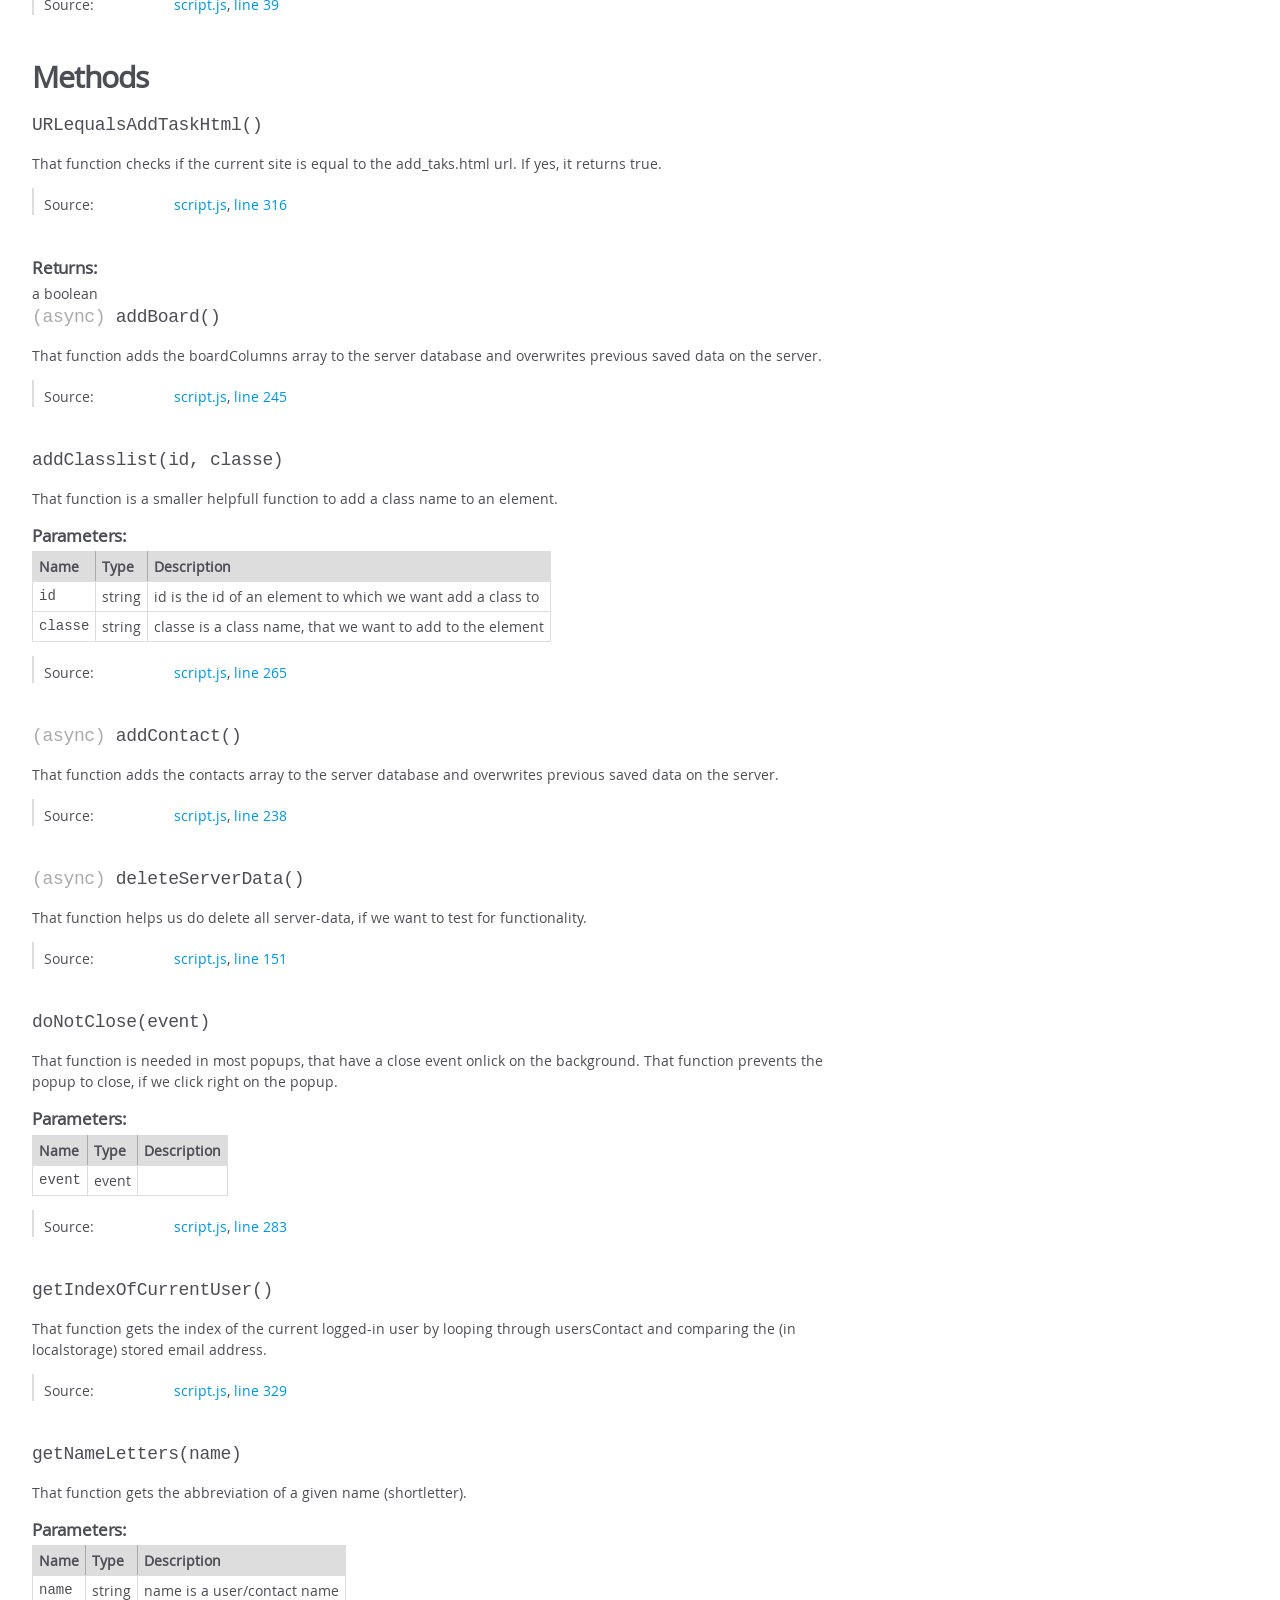
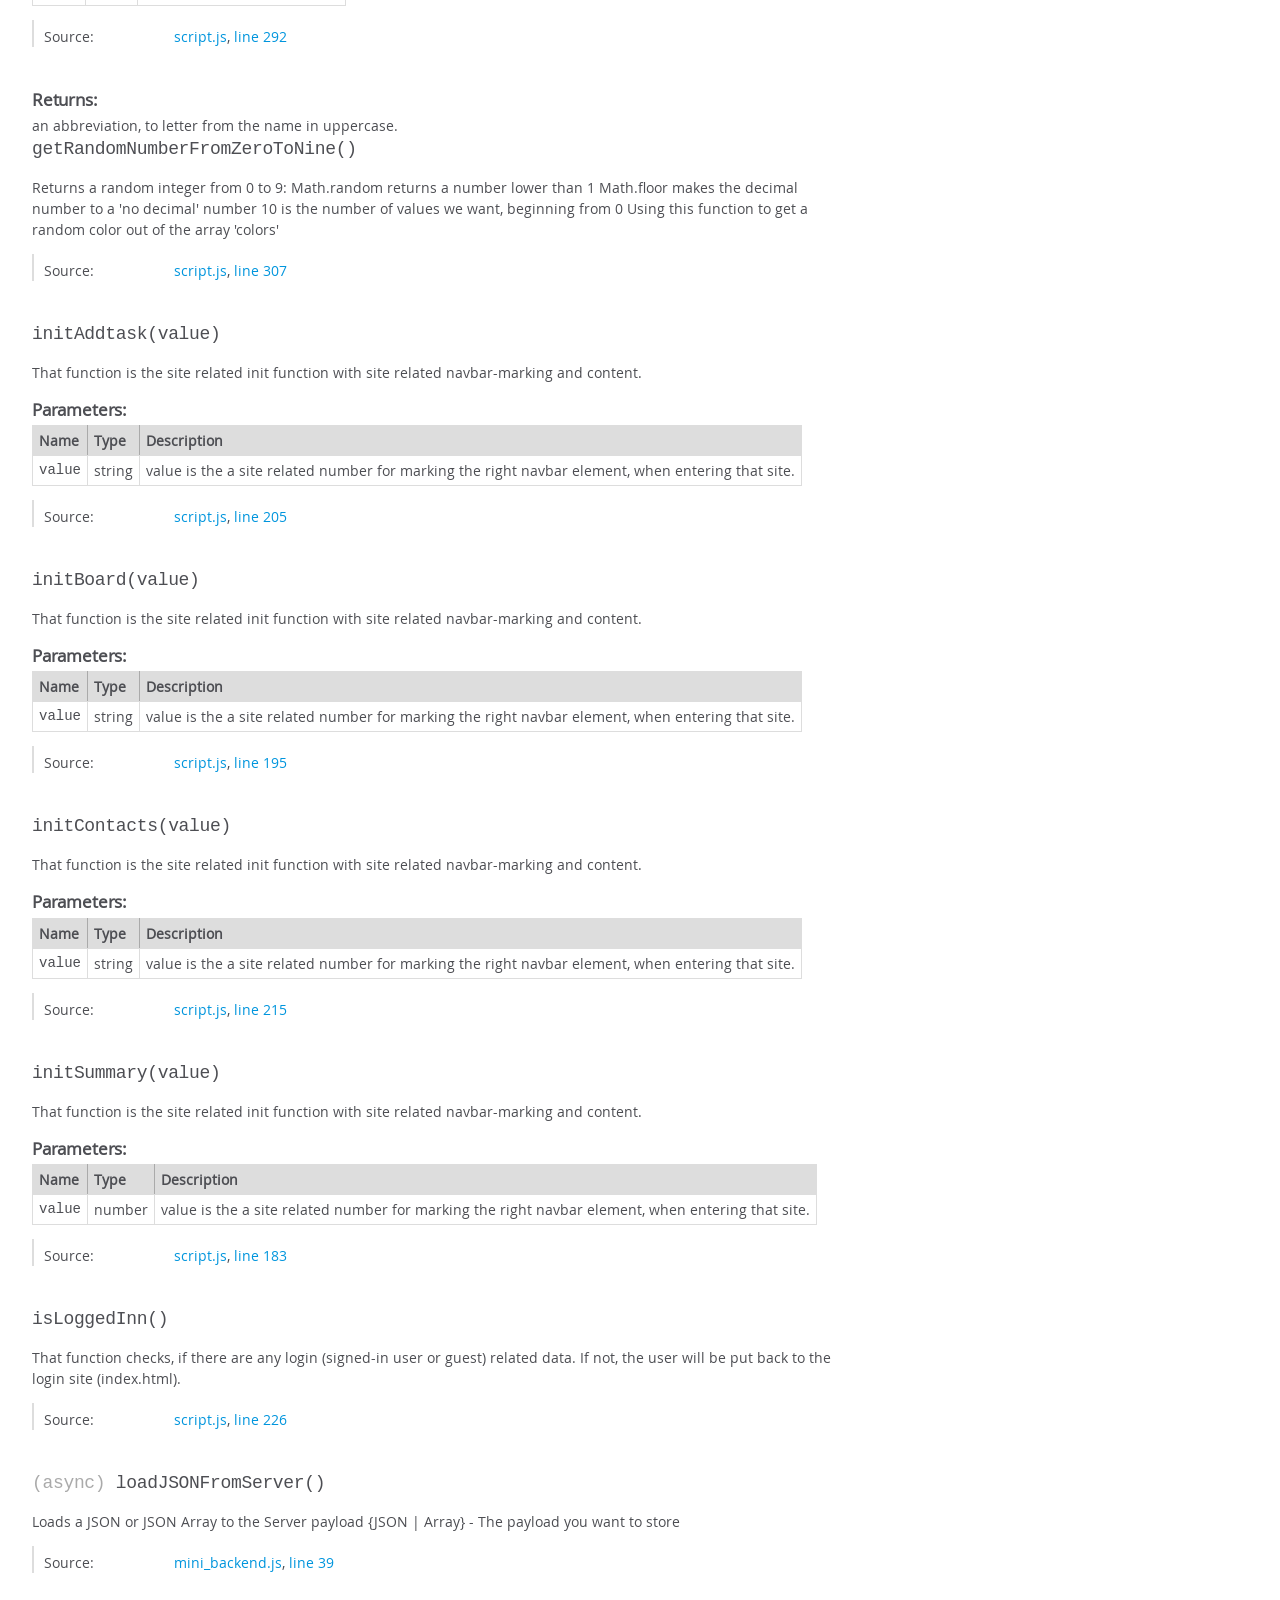
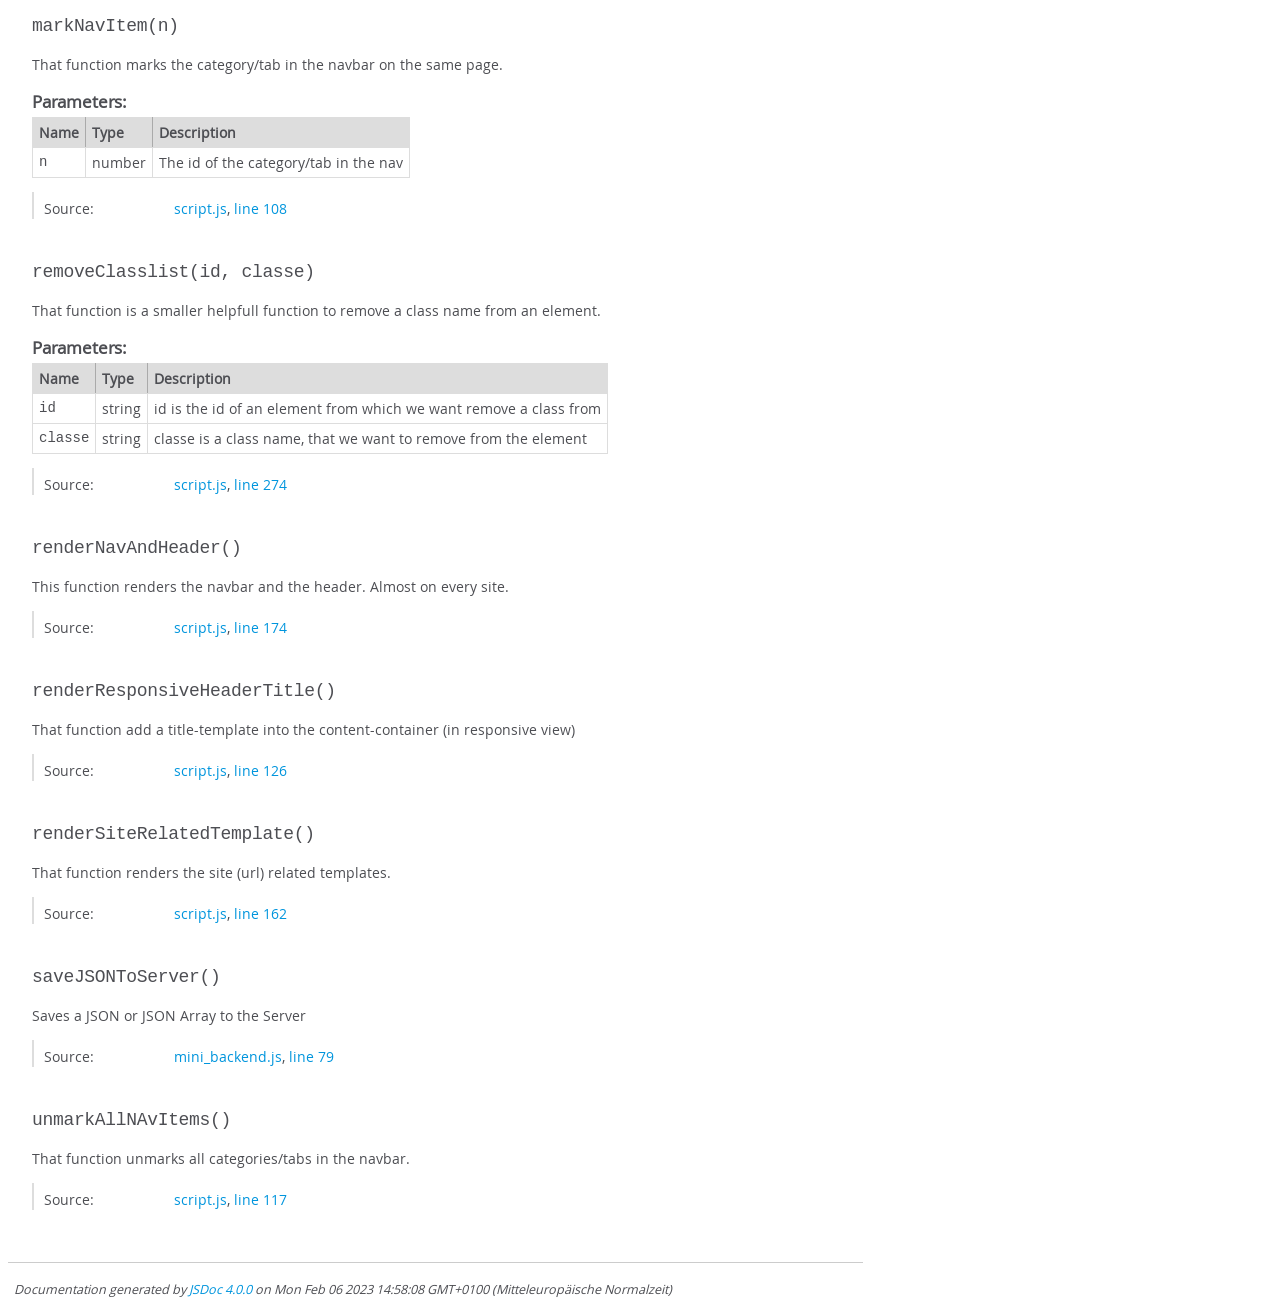
<file: out/global.html>
<!DOCTYPE html>
<html lang="en">
<head>
    <meta charset="utf-8">
    <title>JSDoc: Global</title>

    <script src="scripts/prettify/prettify.js"> </script>
    <script src="scripts/prettify/lang-css.js"> </script>
    <!--[if lt IE 9]>
      <script src="//html5shiv.googlecode.com/svn/trunk/html5.js"></script>
    <![endif]-->
    <link type="text/css" rel="stylesheet" href="styles/prettify-tomorrow.css">
    <link type="text/css" rel="stylesheet" href="styles/jsdoc-default.css">
</head>

<body>

<div id="main">

    <h1 class="page-title">Global</h1>

    




<section>

<header>
    
        <h2></h2>
        
    
</header>

<article>
    <div class="container-overview">
    
        

        


<dl class="details">

    

    

    

    

    

    

    

    

    

    

    

    

    

    

    

    
</dl>


        
    
    </div>

    

    

    

    

    

    

    
        <h3 class="subsection-title">Members</h3>

        
            
<h4 class="name" id="alphabet"><span class="type-signature"></span>alphabet<span class="type-signature"></span></h4>




<div class="description">
    That variable is important to get an alphabetic order in the contacts list.  Familiar functions: filterContacts(list)
</div>







<dl class="details">

    

    

    

    

    

    

    

    

    

    

    

    

    
    <dt class="tag-source">Source:</dt>
    <dd class="tag-source"><ul class="dummy"><li>
        <a href="script.js.html">script.js</a>, <a href="script.js.html#line89">line 89</a>
    </li></ul></dd>
    

    

    

    
</dl>






        
            
<h4 class="name" id="colors"><span class="type-signature"></span>colors<span class="type-signature"></span></h4>




<div class="description">
    Array for choosing a random color out of this array. Find it in contacts.js Familiar functions: addColorToContact(identifier)
</div>







<dl class="details">

    

    

    

    

    

    

    

    

    

    

    

    

    
    <dt class="tag-source">Source:</dt>
    <dd class="tag-source"><ul class="dummy"><li>
        <a href="script.js.html">script.js</a>, <a href="script.js.html#line83">line 83</a>
    </li></ul></dd>
    

    

    

    
</dl>






        
            
<h4 class="name" id="contactValues"><span class="type-signature"></span>contactValues<span class="type-signature"></span></h4>




<div class="description">
    That object is important to for the scroll function, after editting or creating a new contact in "contacts" Familiar functions: settingContactValuesGlobaly(index, letter, number), cleanContactValues()
</div>







<dl class="details">

    

    

    

    

    

    

    

    

    

    

    

    

    
    <dt class="tag-source">Source:</dt>
    <dd class="tag-source"><ul class="dummy"><li>
        <a href="script.js.html">script.js</a>, <a href="script.js.html#line60">line 60</a>
    </li></ul></dd>
    

    

    

    
</dl>






        
            
<h4 class="name" id="createdContactName"><span class="type-signature"></span>createdContactName<span class="type-signature"></span></h4>




<div class="description">
    That variable is important to scroll to the new contact after creating it. Find it in contacts.js. Familiar functions: filerContacts()
</div>







<dl class="details">

    

    

    

    

    

    

    

    

    

    

    

    

    
    <dt class="tag-source">Source:</dt>
    <dd class="tag-source"><ul class="dummy"><li>
        <a href="script.js.html">script.js</a>, <a href="script.js.html#line70">line 70</a>
    </li></ul></dd>
    

    

    

    
</dl>






        
            
<h4 class="name" id="edittingNewContact"><span class="type-signature"></span>edittingNewContact<span class="type-signature"></span></h4>




<div class="description">
    This two variables are important for loading the right templates and buttons, if a contact will be editted or not (creating new contact). Familiar functions: settingValuesForEdittingContact(index), cleanValuesForEdittingContact()
</div>







<dl class="details">

    

    

    

    

    

    

    

    

    

    

    

    

    
    <dt class="tag-source">Source:</dt>
    <dd class="tag-source"><ul class="dummy"><li>
        <a href="script.js.html">script.js</a>, <a href="script.js.html#line76">line 76</a>
    </li></ul></dd>
    

    

    

    
</dl>






        
            
<h4 class="name" id="hiddenTickets"><span class="type-signature"></span>hiddenTickets<span class="type-signature"></span></h4>




<div class="description">
    That array is important when using the board searchbar for searching a ticket and than editting it. After the board reloads, only the search results are still visible,  because the hiden tickets are pushed before to 'hiddenTickets'.
</div>







<dl class="details">

    

    

    

    

    

    

    

    

    

    

    

    

    
    <dt class="tag-source">Source:</dt>
    <dd class="tag-source"><ul class="dummy"><li>
        <a href="script.js.html">script.js</a>, <a href="script.js.html#line34">line 34</a>
    </li></ul></dd>
    

    

    

    
</dl>






        
            
<h4 class="name" id="newContact"><span class="type-signature"></span>newContact<span class="type-signature"></span></h4>




<div class="description">
    That object is important when creating a new contact in contacts. Familiar functions: addAllInputValuesToContact()
</div>







<dl class="details">

    

    

    

    

    

    

    

    

    

    

    

    

    
    <dt class="tag-source">Source:</dt>
    <dd class="tag-source"><ul class="dummy"><li>
        <a href="script.js.html">script.js</a>, <a href="script.js.html#line48">line 48</a>
    </li></ul></dd>
    

    

    

    
</dl>






        
            
<h4 class="name" id="priorities"><span class="type-signature"></span>priorities<span class="type-signature"></span></h4>




<div class="description">
    That object is used in AddTask when creating a new task. Familiar functions: templatePrioritySelection(i), changeSelectedPrioBtn(i), resetOtherPrioBtns(i)
</div>







<dl class="details">

    

    

    

    

    

    

    

    

    

    

    

    

    
    <dt class="tag-source">Source:</dt>
    <dd class="tag-source"><ul class="dummy"><li>
        <a href="script.js.html">script.js</a>, <a href="script.js.html#line8">line 8</a>
    </li></ul></dd>
    

    

    

    
</dl>






        
            
<h4 class="name" id="taskEditted"><span class="type-signature"></span>taskEditted<span class="type-signature"></span></h4>




<div class="description">
    That variable is important in board.html when closing the ticket info popup. When the ticket was editted, the board needs to be reloaded.
</div>







<dl class="details">

    

    

    

    

    

    

    

    

    

    

    

    

    
    <dt class="tag-source">Source:</dt>
    <dd class="tag-source"><ul class="dummy"><li>
        <a href="script.js.html">script.js</a>, <a href="script.js.html#line39">line 39</a>
    </li></ul></dd>
    

    

    

    
</dl>






        
    

    
        <h3 class="subsection-title">Methods</h3>

        
            

    

    
    <h4 class="name" id="URLequalsAddTaskHtml"><span class="type-signature"></span>URLequalsAddTaskHtml<span class="signature">()</span><span class="type-signature"></span></h4>
    

    



<div class="description">
    That function checks if the current site is equal to the add_taks.html url.If yes, it returns true.
</div>













<dl class="details">

    

    

    

    

    

    

    

    

    

    

    

    

    
    <dt class="tag-source">Source:</dt>
    <dd class="tag-source"><ul class="dummy"><li>
        <a href="script.js.html">script.js</a>, <a href="script.js.html#line316">line 316</a>
    </li></ul></dd>
    

    

    

    
</dl>















<h5>Returns:</h5>

        
<div class="param-desc">
    a boolean
</div>



    





        
            

    

    
    <h4 class="name" id="addBoard"><span class="type-signature">(async) </span>addBoard<span class="signature">()</span><span class="type-signature"></span></h4>
    

    



<div class="description">
    That function adds the boardColumns array to the server database and overwrites previous saved data on the server.
</div>













<dl class="details">

    

    

    

    

    

    

    

    

    

    

    

    

    
    <dt class="tag-source">Source:</dt>
    <dd class="tag-source"><ul class="dummy"><li>
        <a href="script.js.html">script.js</a>, <a href="script.js.html#line245">line 245</a>
    </li></ul></dd>
    

    

    

    
</dl>




















        
            

    

    
    <h4 class="name" id="addClasslist"><span class="type-signature"></span>addClasslist<span class="signature">(id, classe)</span><span class="type-signature"></span></h4>
    

    



<div class="description">
    That function is a smaller helpfull function to add a class name to an element.
</div>









    <h5>Parameters:</h5>
    

<table class="params">
    <thead>
    <tr>
        
        <th>Name</th>
        

        <th>Type</th>

        

        

        <th class="last">Description</th>
    </tr>
    </thead>

    <tbody>
    

        <tr>
            
                <td class="name"><code>id</code></td>
            

            <td class="type">
            
                
<span class="param-type">string</span>


            
            </td>

            

            

            <td class="description last">id is the id of an element to which we want add a class to</td>
        </tr>

    

        <tr>
            
                <td class="name"><code>classe</code></td>
            

            <td class="type">
            
                
<span class="param-type">string</span>


            
            </td>

            

            

            <td class="description last">classe is a class name, that we want to add to the element</td>
        </tr>

    
    </tbody>
</table>






<dl class="details">

    

    

    

    

    

    

    

    

    

    

    

    

    
    <dt class="tag-source">Source:</dt>
    <dd class="tag-source"><ul class="dummy"><li>
        <a href="script.js.html">script.js</a>, <a href="script.js.html#line265">line 265</a>
    </li></ul></dd>
    

    

    

    
</dl>




















        
            

    

    
    <h4 class="name" id="addContact"><span class="type-signature">(async) </span>addContact<span class="signature">()</span><span class="type-signature"></span></h4>
    

    



<div class="description">
    That function adds the contacts array to the server database and overwrites previous saved data on the server.
</div>













<dl class="details">

    

    

    

    

    

    

    

    

    

    

    

    

    
    <dt class="tag-source">Source:</dt>
    <dd class="tag-source"><ul class="dummy"><li>
        <a href="script.js.html">script.js</a>, <a href="script.js.html#line238">line 238</a>
    </li></ul></dd>
    

    

    

    
</dl>




















        
            

    

    
    <h4 class="name" id="deleteServerData"><span class="type-signature">(async) </span>deleteServerData<span class="signature">()</span><span class="type-signature"></span></h4>
    

    



<div class="description">
    That function helps us do delete all server-data, if we want to test for functionality.
</div>













<dl class="details">

    

    

    

    

    

    

    

    

    

    

    

    

    
    <dt class="tag-source">Source:</dt>
    <dd class="tag-source"><ul class="dummy"><li>
        <a href="script.js.html">script.js</a>, <a href="script.js.html#line151">line 151</a>
    </li></ul></dd>
    

    

    

    
</dl>




















        
            

    

    
    <h4 class="name" id="doNotClose"><span class="type-signature"></span>doNotClose<span class="signature">(event)</span><span class="type-signature"></span></h4>
    

    



<div class="description">
    That function is needed in most popups, that have a close event onlick on the background. That function prevents the popup to close, if we click right on the popup.
</div>









    <h5>Parameters:</h5>
    

<table class="params">
    <thead>
    <tr>
        
        <th>Name</th>
        

        <th>Type</th>

        

        

        <th class="last">Description</th>
    </tr>
    </thead>

    <tbody>
    

        <tr>
            
                <td class="name"><code>event</code></td>
            

            <td class="type">
            
                
<span class="param-type">event</span>


            
            </td>

            

            

            <td class="description last"></td>
        </tr>

    
    </tbody>
</table>






<dl class="details">

    

    

    

    

    

    

    

    

    

    

    

    

    
    <dt class="tag-source">Source:</dt>
    <dd class="tag-source"><ul class="dummy"><li>
        <a href="script.js.html">script.js</a>, <a href="script.js.html#line283">line 283</a>
    </li></ul></dd>
    

    

    

    
</dl>




















        
            

    

    
    <h4 class="name" id="getIndexOfCurrentUser"><span class="type-signature"></span>getIndexOfCurrentUser<span class="signature">()</span><span class="type-signature"></span></h4>
    

    



<div class="description">
    That function gets the index of the current logged-in user by looping through usersContact and comparing the (in localstorage) stored email address.
</div>













<dl class="details">

    

    

    

    

    

    

    

    

    

    

    

    

    
    <dt class="tag-source">Source:</dt>
    <dd class="tag-source"><ul class="dummy"><li>
        <a href="script.js.html">script.js</a>, <a href="script.js.html#line329">line 329</a>
    </li></ul></dd>
    

    

    

    
</dl>




















        
            

    

    
    <h4 class="name" id="getNameLetters"><span class="type-signature"></span>getNameLetters<span class="signature">(name)</span><span class="type-signature"></span></h4>
    

    



<div class="description">
    That function gets the abbreviation of a given name (shortletter).
</div>









    <h5>Parameters:</h5>
    

<table class="params">
    <thead>
    <tr>
        
        <th>Name</th>
        

        <th>Type</th>

        

        

        <th class="last">Description</th>
    </tr>
    </thead>

    <tbody>
    

        <tr>
            
                <td class="name"><code>name</code></td>
            

            <td class="type">
            
                
<span class="param-type">string</span>


            
            </td>

            

            

            <td class="description last">name is a user/contact name</td>
        </tr>

    
    </tbody>
</table>






<dl class="details">

    

    

    

    

    

    

    

    

    

    

    

    

    
    <dt class="tag-source">Source:</dt>
    <dd class="tag-source"><ul class="dummy"><li>
        <a href="script.js.html">script.js</a>, <a href="script.js.html#line292">line 292</a>
    </li></ul></dd>
    

    

    

    
</dl>















<h5>Returns:</h5>

        
<div class="param-desc">
    an abbreviation, to letter from the name in uppercase.
</div>



    





        
            

    

    
    <h4 class="name" id="getRandomNumberFromZeroToNine"><span class="type-signature"></span>getRandomNumberFromZeroToNine<span class="signature">()</span><span class="type-signature"></span></h4>
    

    



<div class="description">
    Returns a random integer from 0 to 9:Math.random returns a number lower than 1Math.floor makes the decimal number to a 'no decimal' number10 is the number of values we want, beginning from  0Using this function to get a random color out of the array 'colors'
</div>













<dl class="details">

    

    

    

    

    

    

    

    

    

    

    

    

    
    <dt class="tag-source">Source:</dt>
    <dd class="tag-source"><ul class="dummy"><li>
        <a href="script.js.html">script.js</a>, <a href="script.js.html#line307">line 307</a>
    </li></ul></dd>
    

    

    

    
</dl>




















        
            

    

    
    <h4 class="name" id="initAddtask"><span class="type-signature"></span>initAddtask<span class="signature">(value)</span><span class="type-signature"></span></h4>
    

    



<div class="description">
    That function is the site related init function with site related navbar-marking and content.
</div>









    <h5>Parameters:</h5>
    

<table class="params">
    <thead>
    <tr>
        
        <th>Name</th>
        

        <th>Type</th>

        

        

        <th class="last">Description</th>
    </tr>
    </thead>

    <tbody>
    

        <tr>
            
                <td class="name"><code>value</code></td>
            

            <td class="type">
            
                
<span class="param-type">string</span>


            
            </td>

            

            

            <td class="description last">value is the a site related number for marking the right navbar element, when entering that site.</td>
        </tr>

    
    </tbody>
</table>






<dl class="details">

    

    

    

    

    

    

    

    

    

    

    

    

    
    <dt class="tag-source">Source:</dt>
    <dd class="tag-source"><ul class="dummy"><li>
        <a href="script.js.html">script.js</a>, <a href="script.js.html#line205">line 205</a>
    </li></ul></dd>
    

    

    

    
</dl>




















        
            

    

    
    <h4 class="name" id="initBoard"><span class="type-signature"></span>initBoard<span class="signature">(value)</span><span class="type-signature"></span></h4>
    

    



<div class="description">
    That function is the site related init function with site related navbar-marking and content.
</div>









    <h5>Parameters:</h5>
    

<table class="params">
    <thead>
    <tr>
        
        <th>Name</th>
        

        <th>Type</th>

        

        

        <th class="last">Description</th>
    </tr>
    </thead>

    <tbody>
    

        <tr>
            
                <td class="name"><code>value</code></td>
            

            <td class="type">
            
                
<span class="param-type">string</span>


            
            </td>

            

            

            <td class="description last">value is the a site related number for marking the right navbar element, when entering that site.</td>
        </tr>

    
    </tbody>
</table>






<dl class="details">

    

    

    

    

    

    

    

    

    

    

    

    

    
    <dt class="tag-source">Source:</dt>
    <dd class="tag-source"><ul class="dummy"><li>
        <a href="script.js.html">script.js</a>, <a href="script.js.html#line195">line 195</a>
    </li></ul></dd>
    

    

    

    
</dl>




















        
            

    

    
    <h4 class="name" id="initContacts"><span class="type-signature"></span>initContacts<span class="signature">(value)</span><span class="type-signature"></span></h4>
    

    



<div class="description">
    That function is the site related init function with site related navbar-marking and content.
</div>









    <h5>Parameters:</h5>
    

<table class="params">
    <thead>
    <tr>
        
        <th>Name</th>
        

        <th>Type</th>

        

        

        <th class="last">Description</th>
    </tr>
    </thead>

    <tbody>
    

        <tr>
            
                <td class="name"><code>value</code></td>
            

            <td class="type">
            
                
<span class="param-type">string</span>


            
            </td>

            

            

            <td class="description last">value is the a site related number for marking the right navbar element, when entering that site.</td>
        </tr>

    
    </tbody>
</table>






<dl class="details">

    

    

    

    

    

    

    

    

    

    

    

    

    
    <dt class="tag-source">Source:</dt>
    <dd class="tag-source"><ul class="dummy"><li>
        <a href="script.js.html">script.js</a>, <a href="script.js.html#line215">line 215</a>
    </li></ul></dd>
    

    

    

    
</dl>




















        
            

    

    
    <h4 class="name" id="initSummary"><span class="type-signature"></span>initSummary<span class="signature">(value)</span><span class="type-signature"></span></h4>
    

    



<div class="description">
    That function is the site related init function with site related navbar-marking and content.
</div>









    <h5>Parameters:</h5>
    

<table class="params">
    <thead>
    <tr>
        
        <th>Name</th>
        

        <th>Type</th>

        

        

        <th class="last">Description</th>
    </tr>
    </thead>

    <tbody>
    

        <tr>
            
                <td class="name"><code>value</code></td>
            

            <td class="type">
            
                
<span class="param-type">number</span>


            
            </td>

            

            

            <td class="description last">value is the a site related number for marking the right navbar element, when entering that site.</td>
        </tr>

    
    </tbody>
</table>






<dl class="details">

    

    

    

    

    

    

    

    

    

    

    

    

    
    <dt class="tag-source">Source:</dt>
    <dd class="tag-source"><ul class="dummy"><li>
        <a href="script.js.html">script.js</a>, <a href="script.js.html#line183">line 183</a>
    </li></ul></dd>
    

    

    

    
</dl>




















        
            

    

    
    <h4 class="name" id="isLoggedInn"><span class="type-signature"></span>isLoggedInn<span class="signature">()</span><span class="type-signature"></span></h4>
    

    



<div class="description">
    That function checks, if there are any login (signed-in user or guest) related data. If not, the user will be put backto the login site (index.html).
</div>













<dl class="details">

    

    

    

    

    

    

    

    

    

    

    

    

    
    <dt class="tag-source">Source:</dt>
    <dd class="tag-source"><ul class="dummy"><li>
        <a href="script.js.html">script.js</a>, <a href="script.js.html#line226">line 226</a>
    </li></ul></dd>
    

    

    

    
</dl>




















        
            

    

    
    <h4 class="name" id="loadJSONFromServer"><span class="type-signature">(async) </span>loadJSONFromServer<span class="signature">()</span><span class="type-signature"></span></h4>
    

    



<div class="description">
    Loads a JSON or JSON Array to the Server
payload {JSON | Array} - The payload you want to store
</div>













<dl class="details">

    

    

    

    

    

    

    

    

    

    

    

    

    
    <dt class="tag-source">Source:</dt>
    <dd class="tag-source"><ul class="dummy"><li>
        <a href="mini_backend.js.html">mini_backend.js</a>, <a href="mini_backend.js.html#line39">line 39</a>
    </li></ul></dd>
    

    

    

    
</dl>




















        
            

    

    
    <h4 class="name" id="markNavItem"><span class="type-signature"></span>markNavItem<span class="signature">(n)</span><span class="type-signature"></span></h4>
    

    



<div class="description">
    That function marks the category/tab in the navbar on the same page.
</div>









    <h5>Parameters:</h5>
    

<table class="params">
    <thead>
    <tr>
        
        <th>Name</th>
        

        <th>Type</th>

        

        

        <th class="last">Description</th>
    </tr>
    </thead>

    <tbody>
    

        <tr>
            
                <td class="name"><code>n</code></td>
            

            <td class="type">
            
                
<span class="param-type">number</span>


            
            </td>

            

            

            <td class="description last">The id of the category/tab in the nav</td>
        </tr>

    
    </tbody>
</table>






<dl class="details">

    

    

    

    

    

    

    

    

    

    

    

    

    
    <dt class="tag-source">Source:</dt>
    <dd class="tag-source"><ul class="dummy"><li>
        <a href="script.js.html">script.js</a>, <a href="script.js.html#line108">line 108</a>
    </li></ul></dd>
    

    

    

    
</dl>




















        
            

    

    
    <h4 class="name" id="removeClasslist"><span class="type-signature"></span>removeClasslist<span class="signature">(id, classe)</span><span class="type-signature"></span></h4>
    

    



<div class="description">
    That function is a smaller helpfull function to remove a class name from an element.
</div>









    <h5>Parameters:</h5>
    

<table class="params">
    <thead>
    <tr>
        
        <th>Name</th>
        

        <th>Type</th>

        

        

        <th class="last">Description</th>
    </tr>
    </thead>

    <tbody>
    

        <tr>
            
                <td class="name"><code>id</code></td>
            

            <td class="type">
            
                
<span class="param-type">string</span>


            
            </td>

            

            

            <td class="description last">id is the id of an element from which we want remove a class from</td>
        </tr>

    

        <tr>
            
                <td class="name"><code>classe</code></td>
            

            <td class="type">
            
                
<span class="param-type">string</span>


            
            </td>

            

            

            <td class="description last">classe is a class name, that we want to remove from the element</td>
        </tr>

    
    </tbody>
</table>






<dl class="details">

    

    

    

    

    

    

    

    

    

    

    

    

    
    <dt class="tag-source">Source:</dt>
    <dd class="tag-source"><ul class="dummy"><li>
        <a href="script.js.html">script.js</a>, <a href="script.js.html#line274">line 274</a>
    </li></ul></dd>
    

    

    

    
</dl>




















        
            

    

    
    <h4 class="name" id="renderNavAndHeader"><span class="type-signature"></span>renderNavAndHeader<span class="signature">()</span><span class="type-signature"></span></h4>
    

    



<div class="description">
    This function renders the navbar and the header. Almost on every site.
</div>













<dl class="details">

    

    

    

    

    

    

    

    

    

    

    

    

    
    <dt class="tag-source">Source:</dt>
    <dd class="tag-source"><ul class="dummy"><li>
        <a href="script.js.html">script.js</a>, <a href="script.js.html#line174">line 174</a>
    </li></ul></dd>
    

    

    

    
</dl>




















        
            

    

    
    <h4 class="name" id="renderResponsiveHeaderTitle"><span class="type-signature"></span>renderResponsiveHeaderTitle<span class="signature">()</span><span class="type-signature"></span></h4>
    

    



<div class="description">
    That function add a title-template into the content-container (in responsive view)
</div>













<dl class="details">

    

    

    

    

    

    

    

    

    

    

    

    

    
    <dt class="tag-source">Source:</dt>
    <dd class="tag-source"><ul class="dummy"><li>
        <a href="script.js.html">script.js</a>, <a href="script.js.html#line126">line 126</a>
    </li></ul></dd>
    

    

    

    
</dl>




















        
            

    

    
    <h4 class="name" id="renderSiteRelatedTemplate"><span class="type-signature"></span>renderSiteRelatedTemplate<span class="signature">()</span><span class="type-signature"></span></h4>
    

    



<div class="description">
    That function renders the site (url) related templates.
</div>













<dl class="details">

    

    

    

    

    

    

    

    

    

    

    

    

    
    <dt class="tag-source">Source:</dt>
    <dd class="tag-source"><ul class="dummy"><li>
        <a href="script.js.html">script.js</a>, <a href="script.js.html#line162">line 162</a>
    </li></ul></dd>
    

    

    

    
</dl>




















        
            

    

    
    <h4 class="name" id="saveJSONToServer"><span class="type-signature"></span>saveJSONToServer<span class="signature">()</span><span class="type-signature"></span></h4>
    

    



<div class="description">
    Saves a JSON or JSON Array to the Server
</div>













<dl class="details">

    

    

    

    

    

    

    

    

    

    

    

    

    
    <dt class="tag-source">Source:</dt>
    <dd class="tag-source"><ul class="dummy"><li>
        <a href="mini_backend.js.html">mini_backend.js</a>, <a href="mini_backend.js.html#line79">line 79</a>
    </li></ul></dd>
    

    

    

    
</dl>




















        
            

    

    
    <h4 class="name" id="unmarkAllNAvItems"><span class="type-signature"></span>unmarkAllNAvItems<span class="signature">()</span><span class="type-signature"></span></h4>
    

    



<div class="description">
    That function unmarks all categories/tabs in the navbar.
</div>













<dl class="details">

    

    

    

    

    

    

    

    

    

    

    

    

    
    <dt class="tag-source">Source:</dt>
    <dd class="tag-source"><ul class="dummy"><li>
        <a href="script.js.html">script.js</a>, <a href="script.js.html#line117">line 117</a>
    </li></ul></dd>
    

    

    

    
</dl>




















        
    

    

    
</article>

</section>




</div>

<nav>
    <h2><a href="index.html">Home</a></h2><h3>Global</h3><ul><li><a href="global.html#URLequalsAddTaskHtml">URLequalsAddTaskHtml</a></li><li><a href="global.html#addBoard">addBoard</a></li><li><a href="global.html#addClasslist">addClasslist</a></li><li><a href="global.html#addContact">addContact</a></li><li><a href="global.html#alphabet">alphabet</a></li><li><a href="global.html#colors">colors</a></li><li><a href="global.html#contactValues">contactValues</a></li><li><a href="global.html#createdContactName">createdContactName</a></li><li><a href="global.html#deleteServerData">deleteServerData</a></li><li><a href="global.html#doNotClose">doNotClose</a></li><li><a href="global.html#edittingNewContact">edittingNewContact</a></li><li><a href="global.html#getIndexOfCurrentUser">getIndexOfCurrentUser</a></li><li><a href="global.html#getNameLetters">getNameLetters</a></li><li><a href="global.html#getRandomNumberFromZeroToNine">getRandomNumberFromZeroToNine</a></li><li><a href="global.html#hiddenTickets">hiddenTickets</a></li><li><a href="global.html#initAddtask">initAddtask</a></li><li><a href="global.html#initBoard">initBoard</a></li><li><a href="global.html#initContacts">initContacts</a></li><li><a href="global.html#initSummary">initSummary</a></li><li><a href="global.html#isLoggedInn">isLoggedInn</a></li><li><a href="global.html#loadJSONFromServer">loadJSONFromServer</a></li><li><a href="global.html#markNavItem">markNavItem</a></li><li><a href="global.html#newContact">newContact</a></li><li><a href="global.html#priorities">priorities</a></li><li><a href="global.html#removeClasslist">removeClasslist</a></li><li><a href="global.html#renderNavAndHeader">renderNavAndHeader</a></li><li><a href="global.html#renderResponsiveHeaderTitle">renderResponsiveHeaderTitle</a></li><li><a href="global.html#renderSiteRelatedTemplate">renderSiteRelatedTemplate</a></li><li><a href="global.html#saveJSONToServer">saveJSONToServer</a></li><li><a href="global.html#taskEditted">taskEditted</a></li><li><a href="global.html#unmarkAllNAvItems">unmarkAllNAvItems</a></li></ul>
</nav>

<br class="clear">

<footer>
    Documentation generated by <a href="https://github.com/jsdoc/jsdoc">JSDoc 4.0.0</a> on Mon Feb 06 2023 14:58:08 GMT+0100 (Mitteleuropäische Normalzeit)
</footer>

<script> prettyPrint(); </script>
<script src="scripts/linenumber.js"> </script>
</body>
</html>
</file>
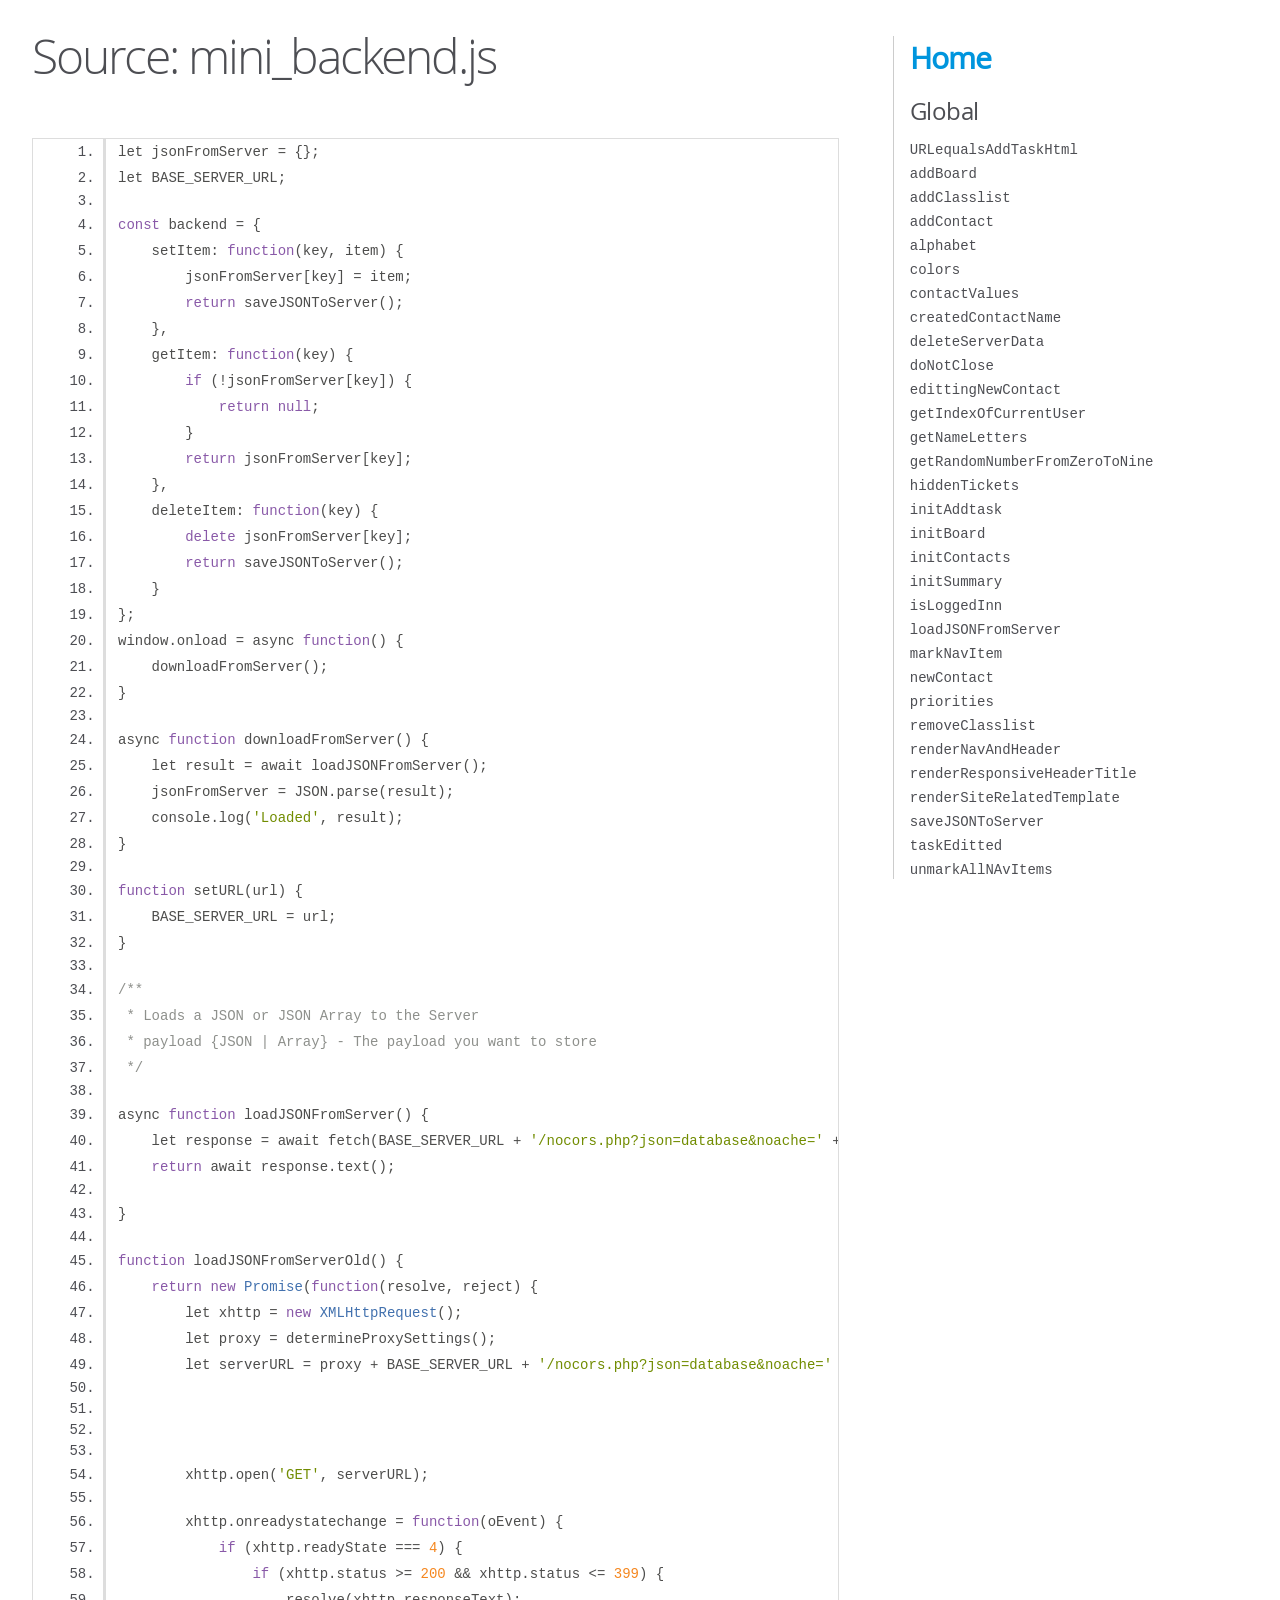
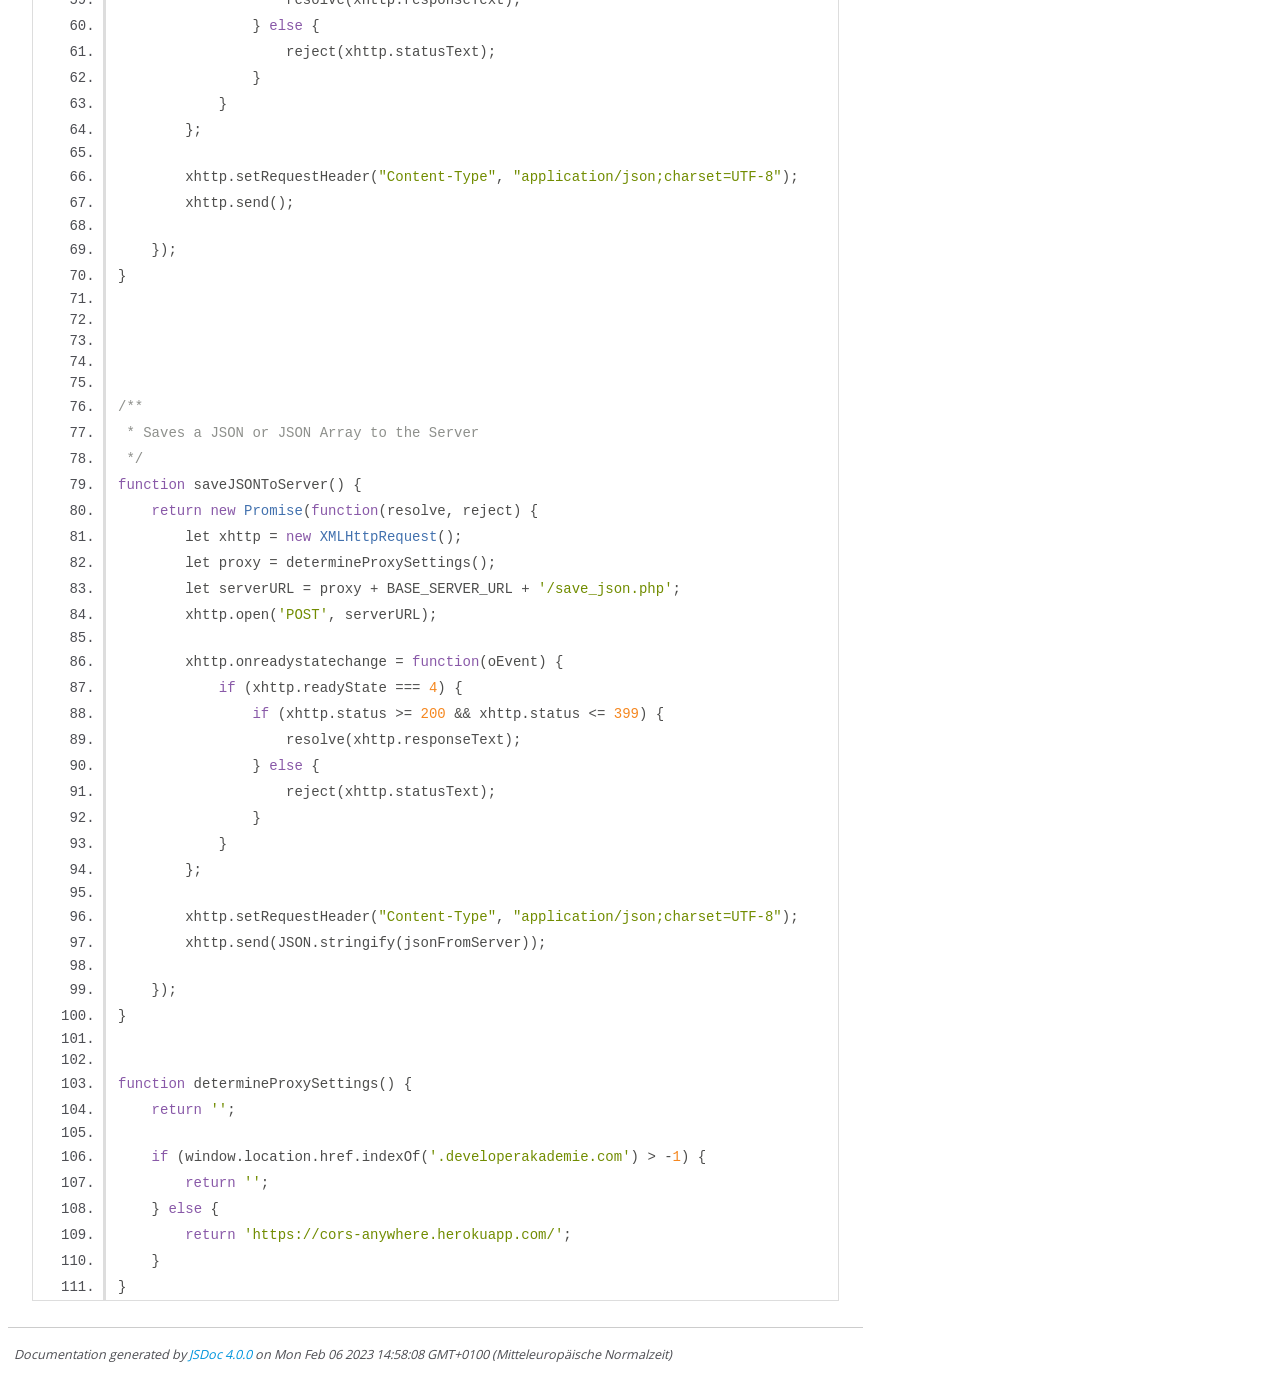
<file: out/mini_backend.js.html>
<!DOCTYPE html>
<html lang="en">
<head>
    <meta charset="utf-8">
    <title>JSDoc: Source: mini_backend.js</title>

    <script src="scripts/prettify/prettify.js"> </script>
    <script src="scripts/prettify/lang-css.js"> </script>
    <!--[if lt IE 9]>
      <script src="//html5shiv.googlecode.com/svn/trunk/html5.js"></script>
    <![endif]-->
    <link type="text/css" rel="stylesheet" href="styles/prettify-tomorrow.css">
    <link type="text/css" rel="stylesheet" href="styles/jsdoc-default.css">
</head>

<body>

<div id="main">

    <h1 class="page-title">Source: mini_backend.js</h1>

    



    
    <section>
        <article>
            <pre class="prettyprint source linenums"><code>let jsonFromServer = {};
let BASE_SERVER_URL;

const backend = {
    setItem: function(key, item) {
        jsonFromServer[key] = item;
        return saveJSONToServer();
    },
    getItem: function(key) {
        if (!jsonFromServer[key]) {
            return null;
        }
        return jsonFromServer[key];
    },
    deleteItem: function(key) {
        delete jsonFromServer[key];
        return saveJSONToServer();
    }
};
window.onload = async function() {
    downloadFromServer();
}

async function downloadFromServer() {
    let result = await loadJSONFromServer();
    jsonFromServer = JSON.parse(result);
    console.log('Loaded', result);
}

function setURL(url) {
    BASE_SERVER_URL = url;
}

/**
 * Loads a JSON or JSON Array to the Server
 * payload {JSON | Array} - The payload you want to store
 */

async function loadJSONFromServer() {
    let response = await fetch(BASE_SERVER_URL + '/nocors.php?json=database&amp;noache=' + (new Date().getTime()));
    return await response.text();

}

function loadJSONFromServerOld() {
    return new Promise(function(resolve, reject) {
        let xhttp = new XMLHttpRequest();
        let proxy = determineProxySettings();
        let serverURL = proxy + BASE_SERVER_URL + '/nocors.php?json=database&amp;noache=' + (new Date().getTime());




        xhttp.open('GET', serverURL);

        xhttp.onreadystatechange = function(oEvent) {
            if (xhttp.readyState === 4) {
                if (xhttp.status >= 200 &amp;&amp; xhttp.status &lt;= 399) {
                    resolve(xhttp.responseText);
                } else {
                    reject(xhttp.statusText);
                }
            }
        };

        xhttp.setRequestHeader("Content-Type", "application/json;charset=UTF-8");
        xhttp.send();

    });
}





/**
 * Saves a JSON or JSON Array to the Server
 */
function saveJSONToServer() {
    return new Promise(function(resolve, reject) {
        let xhttp = new XMLHttpRequest();
        let proxy = determineProxySettings();
        let serverURL = proxy + BASE_SERVER_URL + '/save_json.php';
        xhttp.open('POST', serverURL);

        xhttp.onreadystatechange = function(oEvent) {
            if (xhttp.readyState === 4) {
                if (xhttp.status >= 200 &amp;&amp; xhttp.status &lt;= 399) {
                    resolve(xhttp.responseText);
                } else {
                    reject(xhttp.statusText);
                }
            }
        };

        xhttp.setRequestHeader("Content-Type", "application/json;charset=UTF-8");
        xhttp.send(JSON.stringify(jsonFromServer));

    });
}


function determineProxySettings() {
    return '';

    if (window.location.href.indexOf('.developerakademie.com') > -1) {
        return '';
    } else {
        return 'https://cors-anywhere.herokuapp.com/';
    }
}
</code></pre>
        </article>
    </section>




</div>

<nav>
    <h2><a href="index.html">Home</a></h2><h3>Global</h3><ul><li><a href="global.html#URLequalsAddTaskHtml">URLequalsAddTaskHtml</a></li><li><a href="global.html#addBoard">addBoard</a></li><li><a href="global.html#addClasslist">addClasslist</a></li><li><a href="global.html#addContact">addContact</a></li><li><a href="global.html#alphabet">alphabet</a></li><li><a href="global.html#colors">colors</a></li><li><a href="global.html#contactValues">contactValues</a></li><li><a href="global.html#createdContactName">createdContactName</a></li><li><a href="global.html#deleteServerData">deleteServerData</a></li><li><a href="global.html#doNotClose">doNotClose</a></li><li><a href="global.html#edittingNewContact">edittingNewContact</a></li><li><a href="global.html#getIndexOfCurrentUser">getIndexOfCurrentUser</a></li><li><a href="global.html#getNameLetters">getNameLetters</a></li><li><a href="global.html#getRandomNumberFromZeroToNine">getRandomNumberFromZeroToNine</a></li><li><a href="global.html#hiddenTickets">hiddenTickets</a></li><li><a href="global.html#initAddtask">initAddtask</a></li><li><a href="global.html#initBoard">initBoard</a></li><li><a href="global.html#initContacts">initContacts</a></li><li><a href="global.html#initSummary">initSummary</a></li><li><a href="global.html#isLoggedInn">isLoggedInn</a></li><li><a href="global.html#loadJSONFromServer">loadJSONFromServer</a></li><li><a href="global.html#markNavItem">markNavItem</a></li><li><a href="global.html#newContact">newContact</a></li><li><a href="global.html#priorities">priorities</a></li><li><a href="global.html#removeClasslist">removeClasslist</a></li><li><a href="global.html#renderNavAndHeader">renderNavAndHeader</a></li><li><a href="global.html#renderResponsiveHeaderTitle">renderResponsiveHeaderTitle</a></li><li><a href="global.html#renderSiteRelatedTemplate">renderSiteRelatedTemplate</a></li><li><a href="global.html#saveJSONToServer">saveJSONToServer</a></li><li><a href="global.html#taskEditted">taskEditted</a></li><li><a href="global.html#unmarkAllNAvItems">unmarkAllNAvItems</a></li></ul>
</nav>

<br class="clear">

<footer>
    Documentation generated by <a href="https://github.com/jsdoc/jsdoc">JSDoc 4.0.0</a> on Mon Feb 06 2023 14:58:08 GMT+0100 (Mitteleuropäische Normalzeit)
</footer>

<script> prettyPrint(); </script>
<script src="scripts/linenumber.js"> </script>
</body>
</html>
</file>
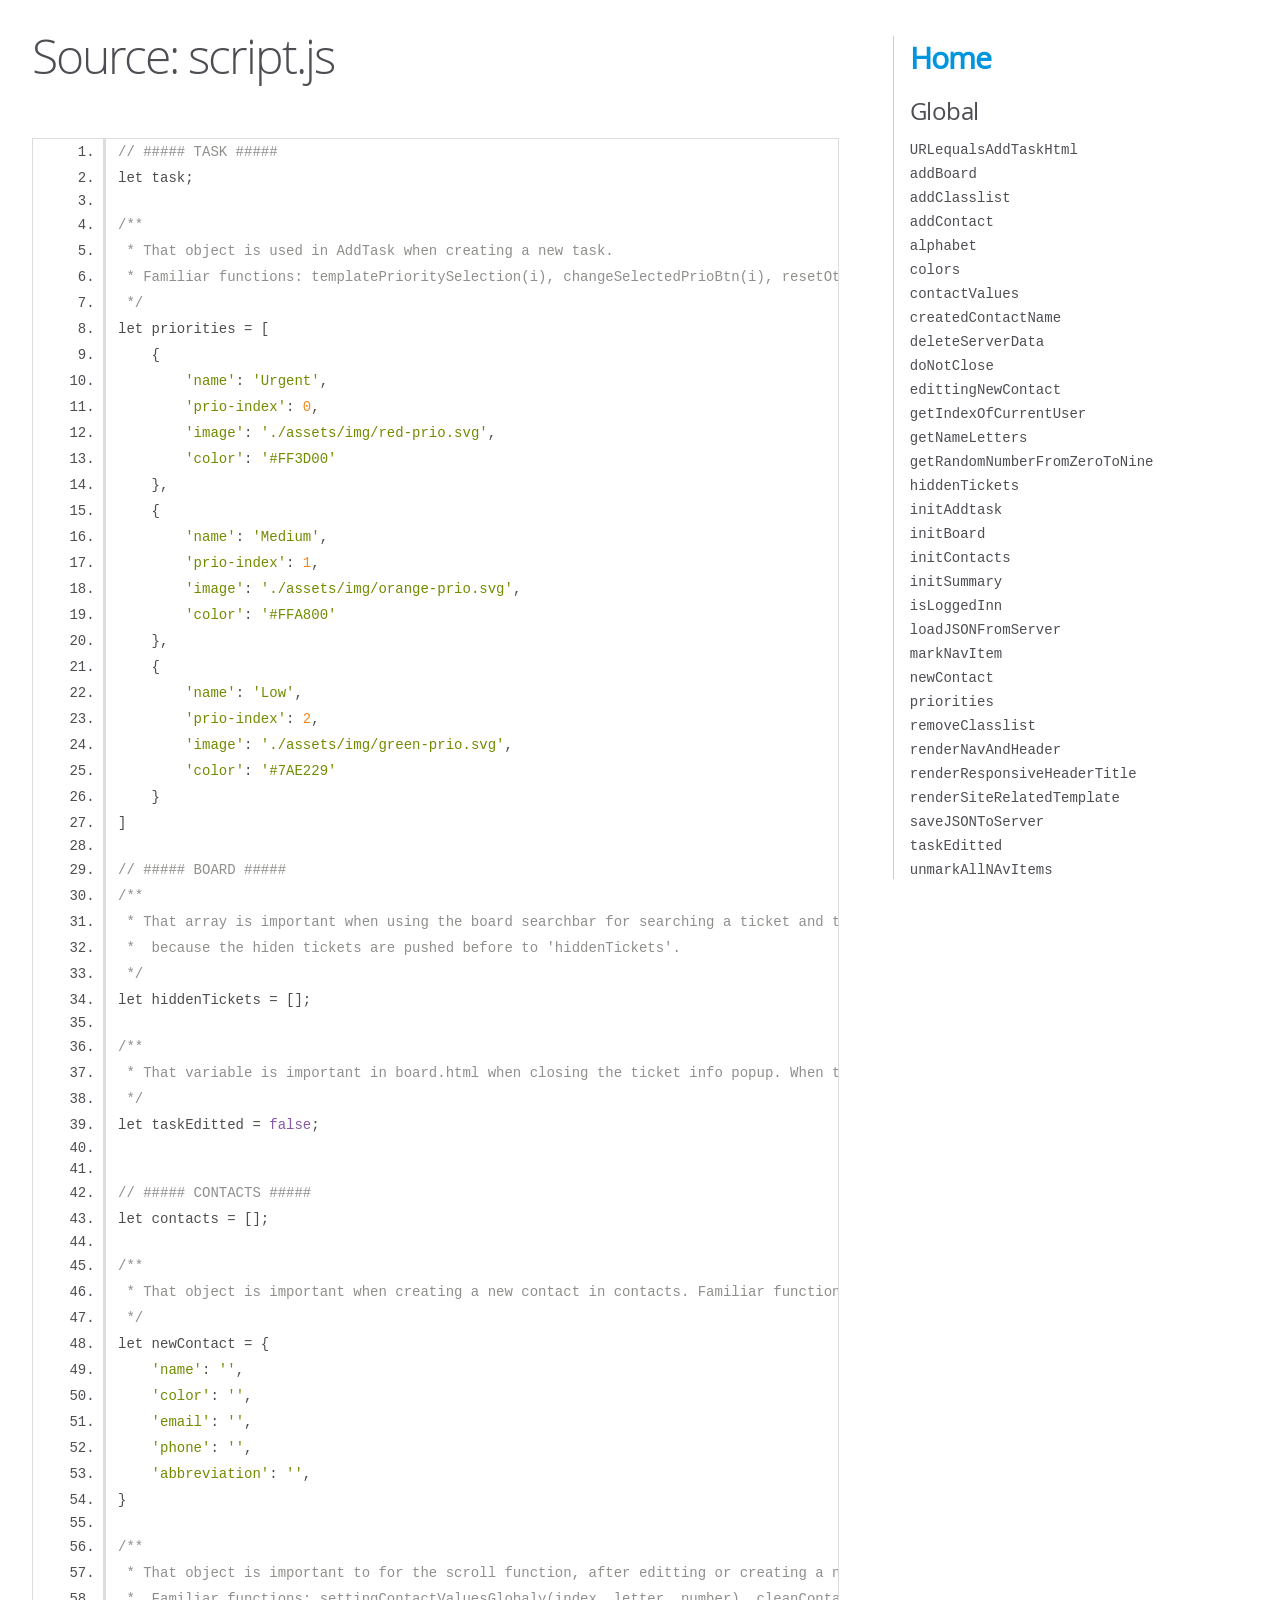
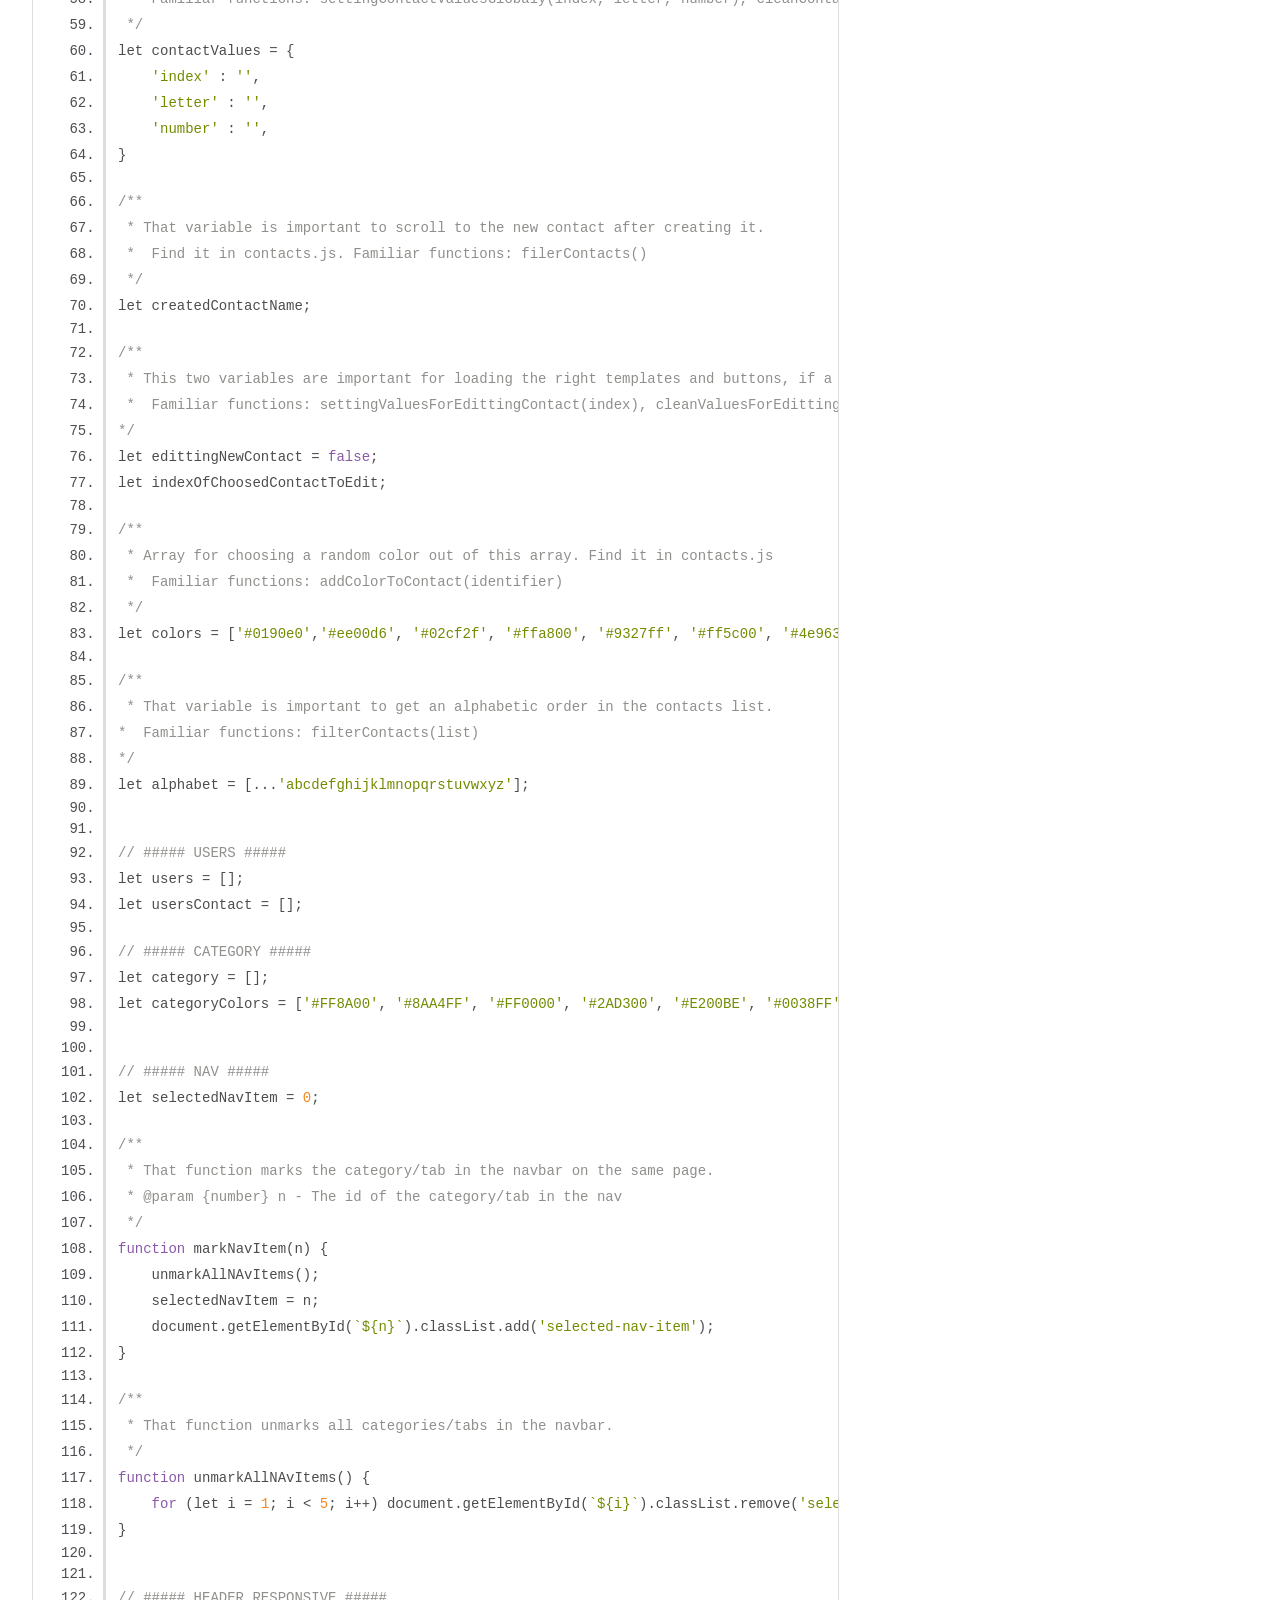
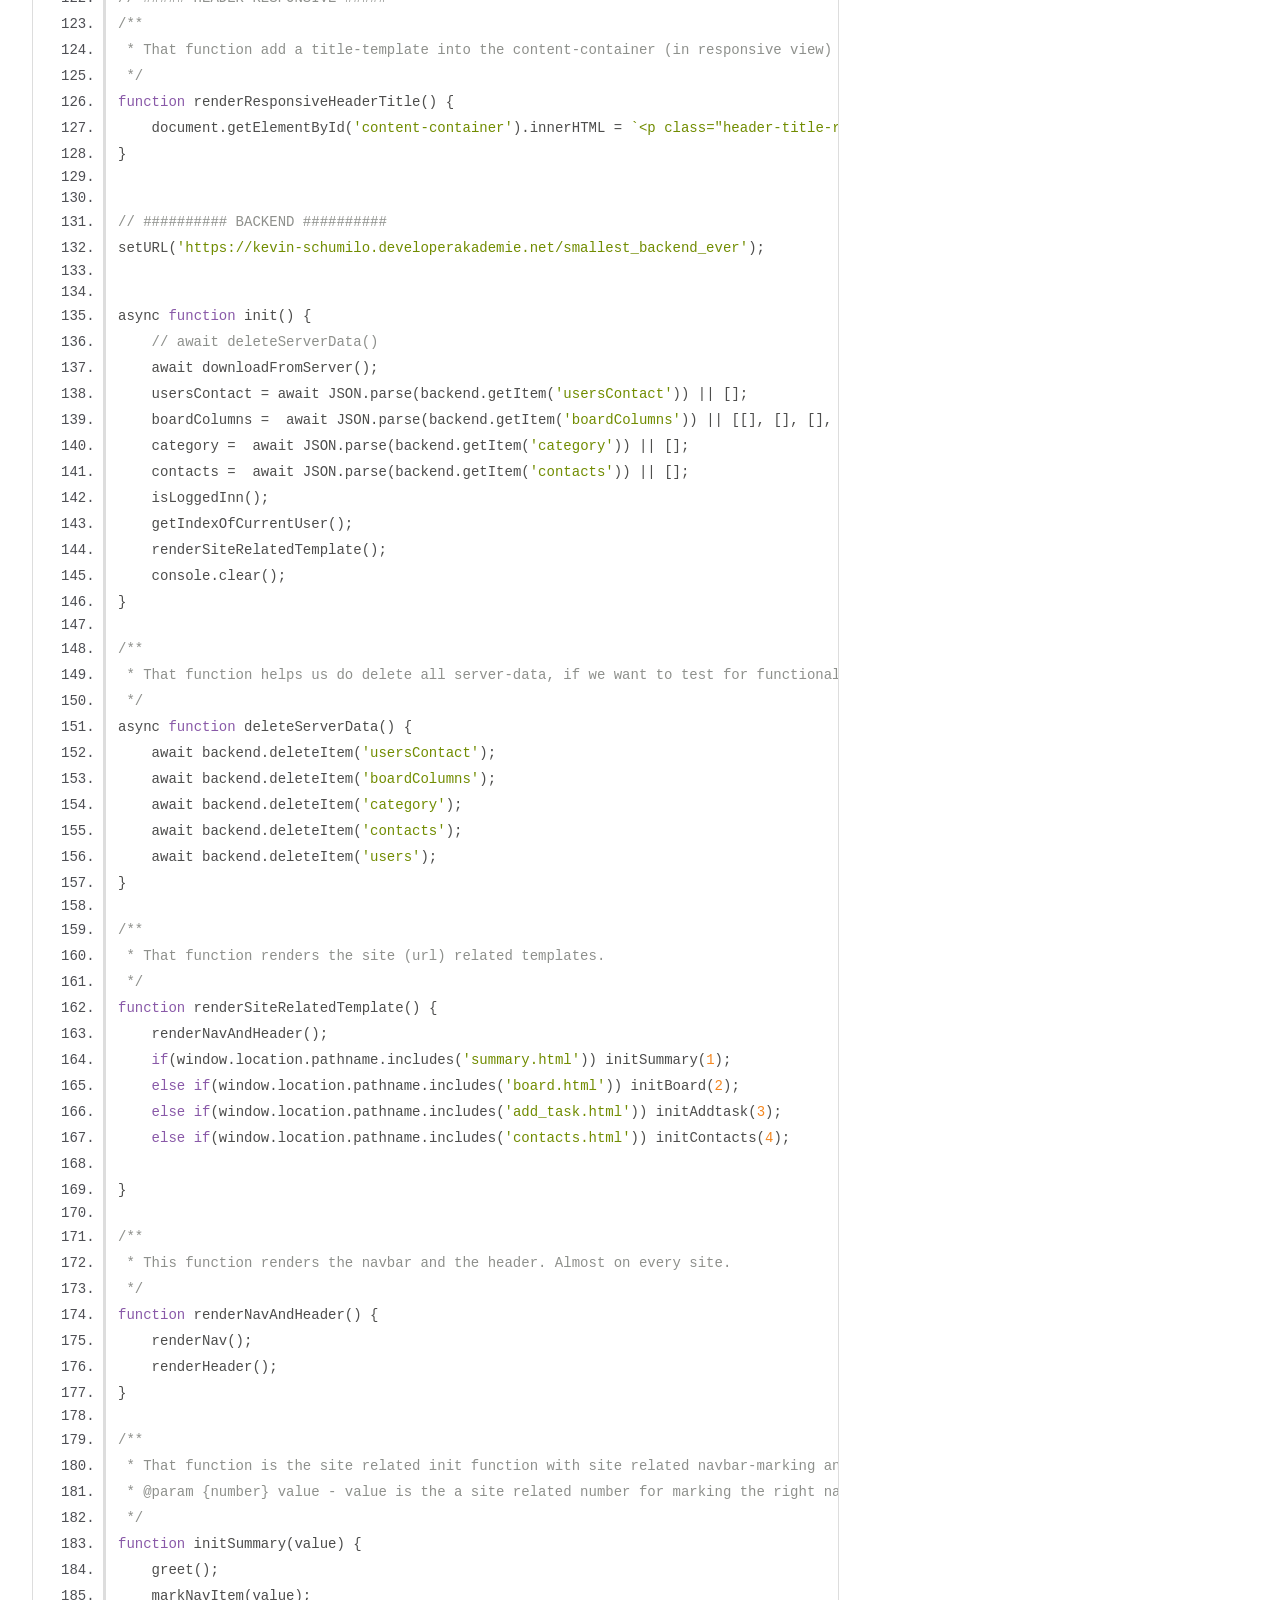
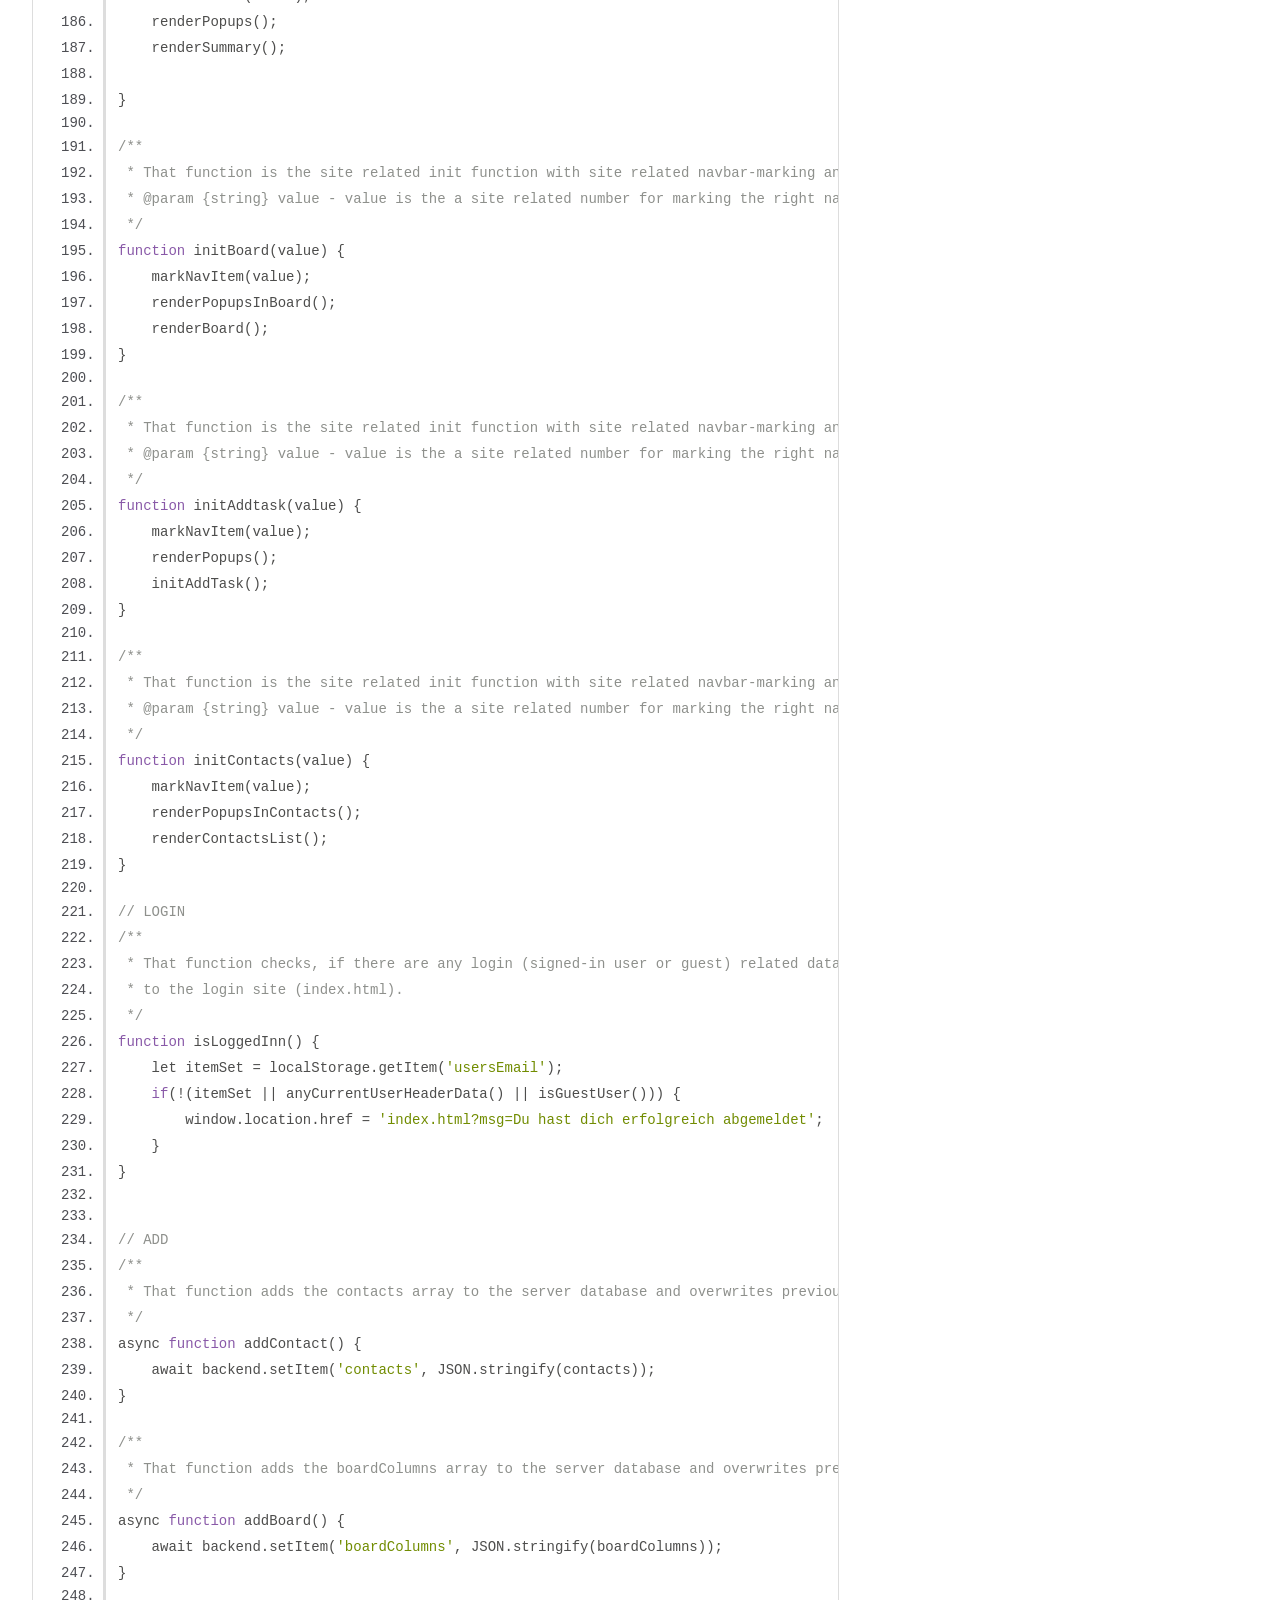
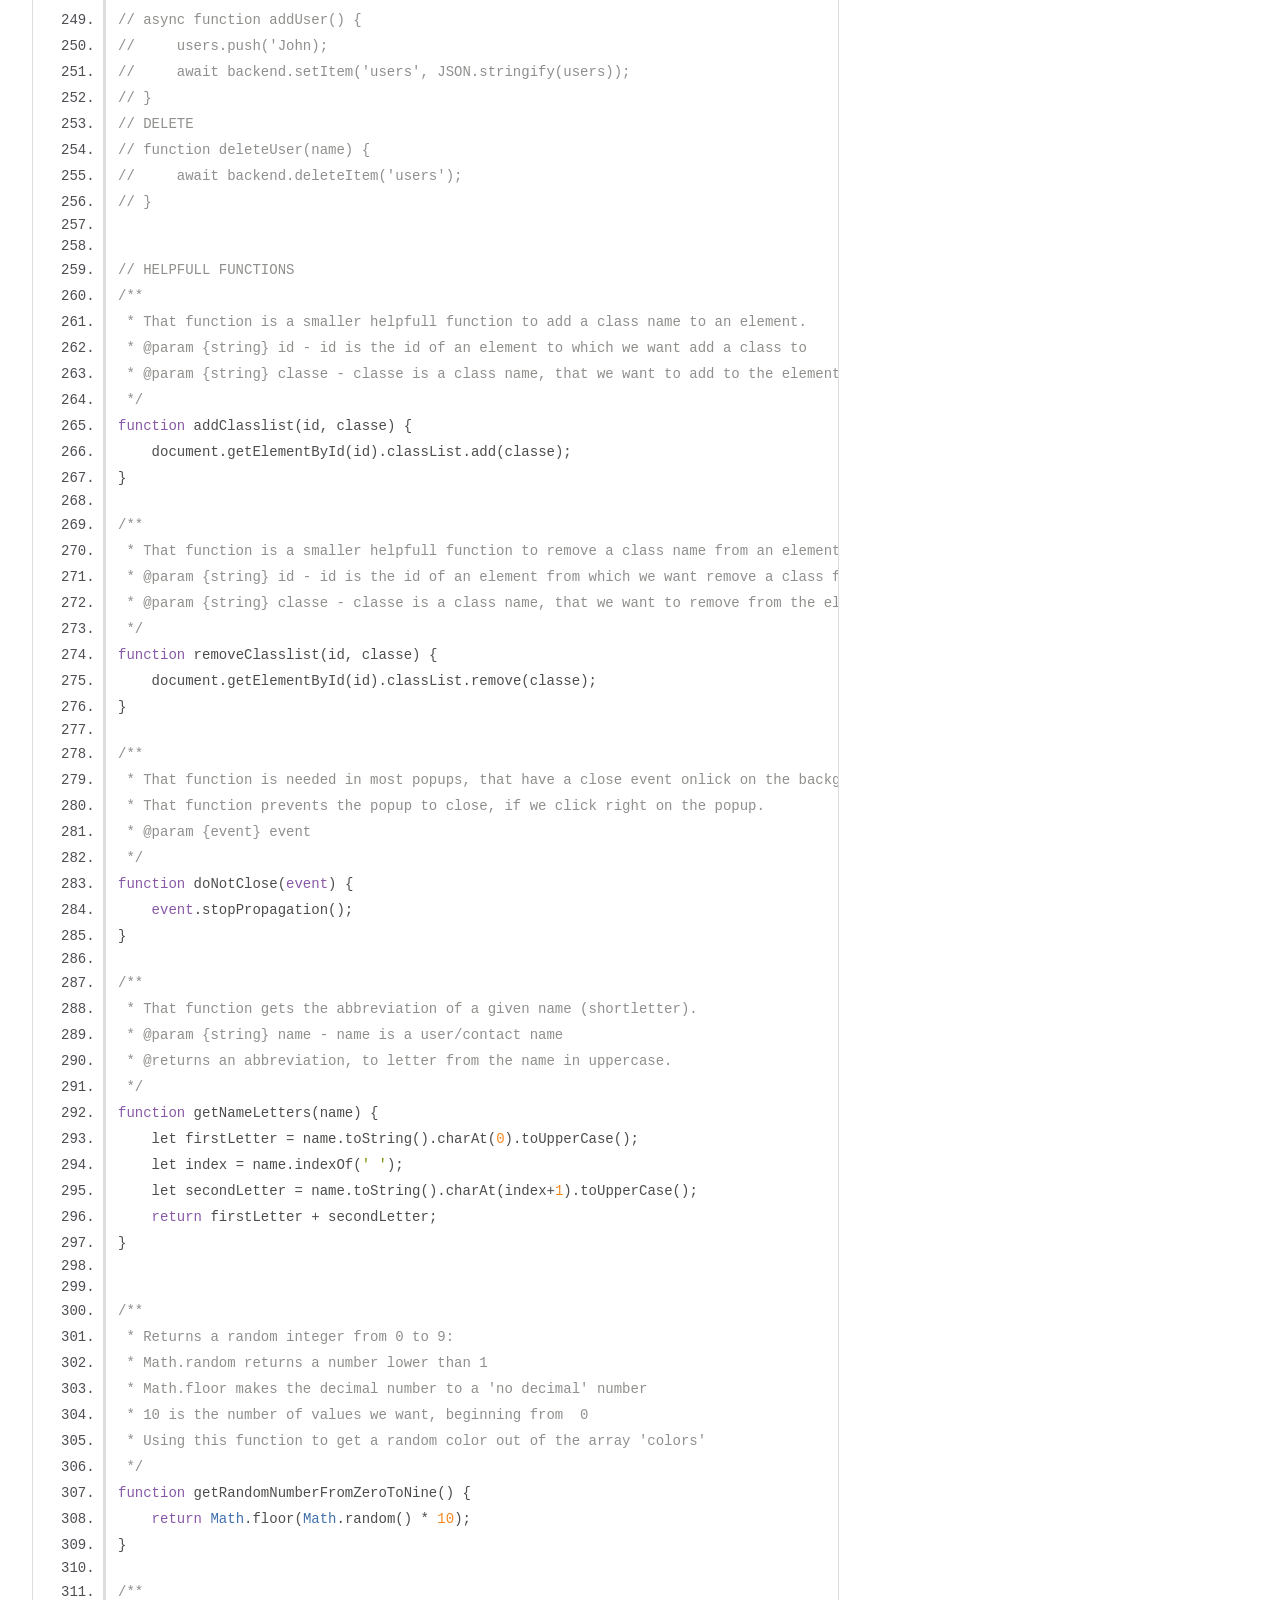
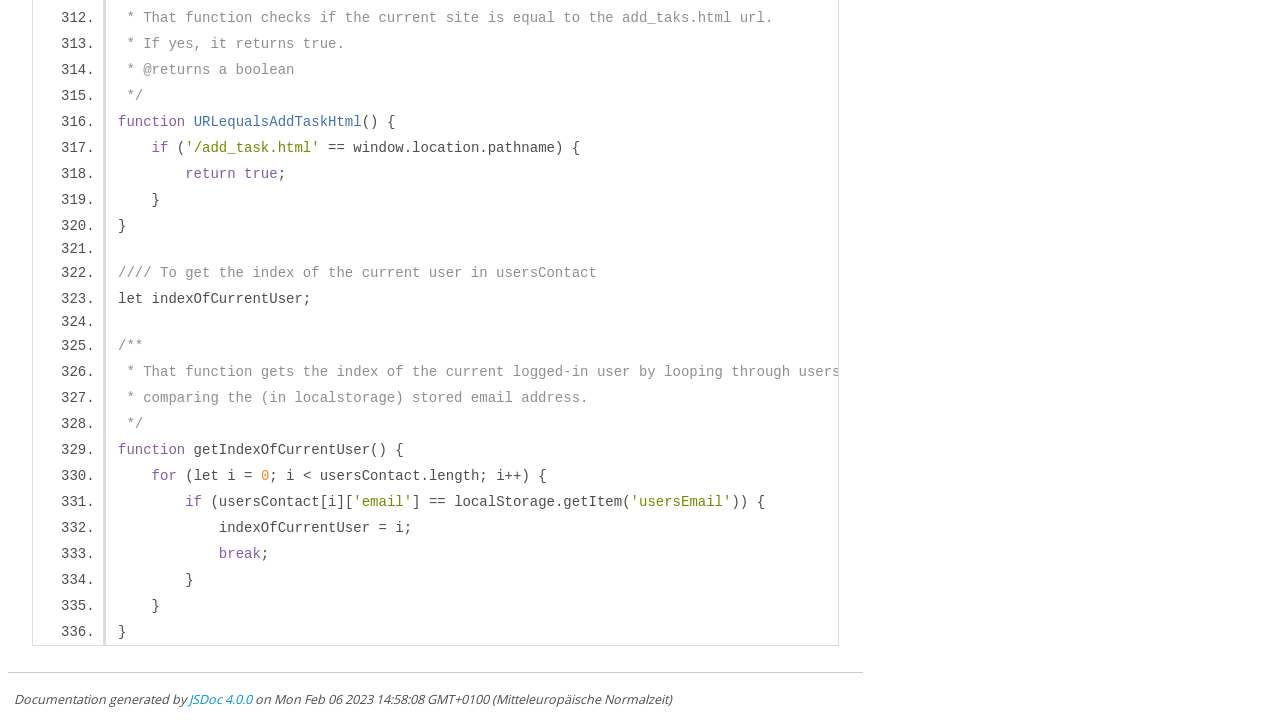
<file: out/script.js.html>
<!DOCTYPE html>
<html lang="en">
<head>
    <meta charset="utf-8">
    <title>JSDoc: Source: script.js</title>

    <script src="scripts/prettify/prettify.js"> </script>
    <script src="scripts/prettify/lang-css.js"> </script>
    <!--[if lt IE 9]>
      <script src="//html5shiv.googlecode.com/svn/trunk/html5.js"></script>
    <![endif]-->
    <link type="text/css" rel="stylesheet" href="styles/prettify-tomorrow.css">
    <link type="text/css" rel="stylesheet" href="styles/jsdoc-default.css">
</head>

<body>

<div id="main">

    <h1 class="page-title">Source: script.js</h1>

    



    
    <section>
        <article>
            <pre class="prettyprint source linenums"><code>// ##### TASK #####
let task;

/** 
 * That object is used in AddTask when creating a new task. 
 * Familiar functions: templatePrioritySelection(i), changeSelectedPrioBtn(i), resetOtherPrioBtns(i) 
 */
let priorities = [
    {
        'name': 'Urgent',
        'prio-index': 0,
        'image': './assets/img/red-prio.svg',
        'color': '#FF3D00'
    },
    {
        'name': 'Medium',
        'prio-index': 1,
        'image': './assets/img/orange-prio.svg',
        'color': '#FFA800'
    },
    {
        'name': 'Low',
        'prio-index': 2,
        'image': './assets/img/green-prio.svg',
        'color': '#7AE229'
    }
]

// ##### BOARD #####
/** 
 * That array is important when using the board searchbar for searching a ticket and than editting it. After the board reloads, only the search results are still visible, 
 *  because the hiden tickets are pushed before to 'hiddenTickets'. 
 */
let hiddenTickets = [];

/** 
 * That variable is important in board.html when closing the ticket info popup. When the ticket was editted, the board needs to be reloaded.  
 */
let taskEditted = false;


// ##### CONTACTS #####
let contacts = [];

/** 
 * That object is important when creating a new contact in contacts. Familiar functions: addAllInputValuesToContact()
 */
let newContact = {
    'name': '',
    'color': '',
    'email': '',
    'phone': '',
    'abbreviation': '',
}

/** 
 * That object is important to for the scroll function, after editting or creating a new contact in "contacts"
 *  Familiar functions: settingContactValuesGlobaly(index, letter, number), cleanContactValues()
 */
let contactValues = {
    'index' : '',
    'letter' : '',
    'number' : '',
}

/** 
 * That variable is important to scroll to the new contact after creating it.
 *  Find it in contacts.js. Familiar functions: filerContacts() 
 */
let createdContactName;

/** 
 * This two variables are important for loading the right templates and buttons, if a contact will be editted or not (creating new contact).
 *  Familiar functions: settingValuesForEdittingContact(index), cleanValuesForEdittingContact()
*/
let edittingNewContact = false;
let indexOfChoosedContactToEdit;

/** 
 * Array for choosing a random color out of this array. Find it in contacts.js
 *  Familiar functions: addColorToContact(identifier)
 */
let colors = ['#0190e0','#ee00d6', '#02cf2f', '#ffa800', '#9327ff', '#ff5c00', '#4e963d', '#32daff', '#007cee', '#cb02cf']

/** 
 * That variable is important to get an alphabetic order in the contacts list. 
*  Familiar functions: filterContacts(list)
*/
let alphabet = [...'abcdefghijklmnopqrstuvwxyz'];


// ##### USERS #####
let users = [];
let usersContact = [];

// ##### CATEGORY #####
let category = [];
let categoryColors = ['#FF8A00', '#8AA4FF', '#FF0000', '#2AD300', '#E200BE', '#0038FF']


// ##### NAV #####
let selectedNavItem = 0;

/**
 * That function marks the category/tab in the navbar on the same page.
 * @param {number} n - The id of the category/tab in the nav
 */
function markNavItem(n) {
    unmarkAllNAvItems();
    selectedNavItem = n;
    document.getElementById(`${n}`).classList.add('selected-nav-item');  
}

/**
 * That function unmarks all categories/tabs in the navbar.
 */
function unmarkAllNAvItems() {
    for (let i = 1; i &lt; 5; i++) document.getElementById(`${i}`).classList.remove('selected-nav-item');
}


// ##### HEADER RESPONSIVE #####
/**
 * That function add a title-template into the content-container (in responsive view)
 */
function renderResponsiveHeaderTitle() {
    document.getElementById('content-container').innerHTML = `&lt;p class="header-title-resp cursor-d">Kanban Project Management Tool&lt;/p>`;
}


// ########## BACKEND ##########
setURL('https://kevin-schumilo.developerakademie.net/smallest_backend_ever');


async function init() {
    // await deleteServerData()
    await downloadFromServer();
    usersContact = await JSON.parse(backend.getItem('usersContact')) || [];
    boardColumns =  await JSON.parse(backend.getItem('boardColumns')) || [[], [], [], []]; // compare with line 6
    category =  await JSON.parse(backend.getItem('category')) || [];
    contacts =  await JSON.parse(backend.getItem('contacts')) || [];
    isLoggedInn();
    getIndexOfCurrentUser();
    renderSiteRelatedTemplate();
    console.clear();
}

/**
 * That function helps us do delete all server-data, if we want to test for functionality.
 */
async function deleteServerData() {
    await backend.deleteItem('usersContact');
    await backend.deleteItem('boardColumns');
    await backend.deleteItem('category');
    await backend.deleteItem('contacts');
    await backend.deleteItem('users');
}

/**
 * That function renders the site (url) related templates.
 */
function renderSiteRelatedTemplate() {
    renderNavAndHeader();
    if(window.location.pathname.includes('summary.html')) initSummary(1);
    else if(window.location.pathname.includes('board.html')) initBoard(2);
    else if(window.location.pathname.includes('add_task.html')) initAddtask(3);
    else if(window.location.pathname.includes('contacts.html')) initContacts(4);
    
}

/**
 * This function renders the navbar and the header. Almost on every site.
 */
function renderNavAndHeader() {
    renderNav();
    renderHeader();
}

/**
 * That function is the site related init function with site related navbar-marking and content.
 * @param {number} value - value is the a site related number for marking the right navbar element, when entering that site.
 */
function initSummary(value) {
    greet();
    markNavItem(value);
    renderPopups();
    renderSummary();
    
}

/**
 * That function is the site related init function with site related navbar-marking and content.
 * @param {string} value - value is the a site related number for marking the right navbar element, when entering that site.
 */
function initBoard(value) {
    markNavItem(value);
    renderPopupsInBoard();
    renderBoard();
}

/**
 * That function is the site related init function with site related navbar-marking and content.
 * @param {string} value - value is the a site related number for marking the right navbar element, when entering that site.
 */
function initAddtask(value) {
    markNavItem(value);
    renderPopups();
    initAddTask();
}

/**
 * That function is the site related init function with site related navbar-marking and content.
 * @param {string} value - value is the a site related number for marking the right navbar element, when entering that site.
 */
function initContacts(value) {
    markNavItem(value);
    renderPopupsInContacts();
    renderContactsList();
}

// LOGIN 
/**
 * That function checks, if there are any login (signed-in user or guest) related data. If not, the user will be put back
 * to the login site (index.html).
 */
function isLoggedInn() {
    let itemSet = localStorage.getItem('usersEmail');
    if(!(itemSet || anyCurrentUserHeaderData() || isGuestUser())) {
        window.location.href = 'index.html?msg=Du hast dich erfolgreich abgemeldet';
    }
}


// ADD
/**
 * That function adds the contacts array to the server database and overwrites previous saved data on the server.
 */
async function addContact() {
    await backend.setItem('contacts', JSON.stringify(contacts));
}

/**
 * That function adds the boardColumns array to the server database and overwrites previous saved data on the server.
 */
async function addBoard() {
    await backend.setItem('boardColumns', JSON.stringify(boardColumns));
}

// async function addUser() {
//     users.push('John);
//     await backend.setItem('users', JSON.stringify(users));
// }
// DELETE
// function deleteUser(name) {
//     await backend.deleteItem('users');
// }


// HELPFULL FUNCTIONS
/**
 * That function is a smaller helpfull function to add a class name to an element.
 * @param {string} id - id is the id of an element to which we want add a class to 
 * @param {string} classe - classe is a class name, that we want to add to the element
 */
function addClasslist(id, classe) {
    document.getElementById(id).classList.add(classe);
}

/**
 * That function is a smaller helpfull function to remove a class name from an element.
 * @param {string} id - id is the id of an element from which we want remove a class from 
 * @param {string} classe - classe is a class name, that we want to remove from the element
 */
function removeClasslist(id, classe) {
    document.getElementById(id).classList.remove(classe);
}

/**
 * That function is needed in most popups, that have a close event onlick on the background. 
 * That function prevents the popup to close, if we click right on the popup.
 * @param {event} event 
 */
function doNotClose(event) {
    event.stopPropagation();
}

/**
 * That function gets the abbreviation of a given name (shortletter).
 * @param {string} name - name is a user/contact name
 * @returns an abbreviation, to letter from the name in uppercase.
 */
function getNameLetters(name) {
    let firstLetter = name.toString().charAt(0).toUpperCase();  
    let index = name.indexOf(' '); 
    let secondLetter = name.toString().charAt(index+1).toUpperCase();
    return firstLetter + secondLetter;
}


/** 
 * Returns a random integer from 0 to 9:
 * Math.random returns a number lower than 1
 * Math.floor makes the decimal number to a 'no decimal' number
 * 10 is the number of values we want, beginning from  0
 * Using this function to get a random color out of the array 'colors' 
 */
function getRandomNumberFromZeroToNine() {
    return Math.floor(Math.random() * 10);
}

/**
 * That function checks if the current site is equal to the add_taks.html url.
 * If yes, it returns true.
 * @returns a boolean
 */
function URLequalsAddTaskHtml() {
    if ('/add_task.html' == window.location.pathname) {
        return true;
    }
}

//// To get the index of the current user in usersContact
let indexOfCurrentUser;

/**
 * That function gets the index of the current logged-in user by looping through usersContact and 
 * comparing the (in localstorage) stored email address.
 */
function getIndexOfCurrentUser() {
    for (let i = 0; i &lt; usersContact.length; i++) {
        if (usersContact[i]['email'] == localStorage.getItem('usersEmail')) {
            indexOfCurrentUser = i;
            break;
        }
    }
}
</code></pre>
        </article>
    </section>




</div>

<nav>
    <h2><a href="index.html">Home</a></h2><h3>Global</h3><ul><li><a href="global.html#URLequalsAddTaskHtml">URLequalsAddTaskHtml</a></li><li><a href="global.html#addBoard">addBoard</a></li><li><a href="global.html#addClasslist">addClasslist</a></li><li><a href="global.html#addContact">addContact</a></li><li><a href="global.html#alphabet">alphabet</a></li><li><a href="global.html#colors">colors</a></li><li><a href="global.html#contactValues">contactValues</a></li><li><a href="global.html#createdContactName">createdContactName</a></li><li><a href="global.html#deleteServerData">deleteServerData</a></li><li><a href="global.html#doNotClose">doNotClose</a></li><li><a href="global.html#edittingNewContact">edittingNewContact</a></li><li><a href="global.html#getIndexOfCurrentUser">getIndexOfCurrentUser</a></li><li><a href="global.html#getNameLetters">getNameLetters</a></li><li><a href="global.html#getRandomNumberFromZeroToNine">getRandomNumberFromZeroToNine</a></li><li><a href="global.html#hiddenTickets">hiddenTickets</a></li><li><a href="global.html#initAddtask">initAddtask</a></li><li><a href="global.html#initBoard">initBoard</a></li><li><a href="global.html#initContacts">initContacts</a></li><li><a href="global.html#initSummary">initSummary</a></li><li><a href="global.html#isLoggedInn">isLoggedInn</a></li><li><a href="global.html#loadJSONFromServer">loadJSONFromServer</a></li><li><a href="global.html#markNavItem">markNavItem</a></li><li><a href="global.html#newContact">newContact</a></li><li><a href="global.html#priorities">priorities</a></li><li><a href="global.html#removeClasslist">removeClasslist</a></li><li><a href="global.html#renderNavAndHeader">renderNavAndHeader</a></li><li><a href="global.html#renderResponsiveHeaderTitle">renderResponsiveHeaderTitle</a></li><li><a href="global.html#renderSiteRelatedTemplate">renderSiteRelatedTemplate</a></li><li><a href="global.html#saveJSONToServer">saveJSONToServer</a></li><li><a href="global.html#taskEditted">taskEditted</a></li><li><a href="global.html#unmarkAllNAvItems">unmarkAllNAvItems</a></li></ul>
</nav>

<br class="clear">

<footer>
    Documentation generated by <a href="https://github.com/jsdoc/jsdoc">JSDoc 4.0.0</a> on Mon Feb 06 2023 14:58:08 GMT+0100 (Mitteleuropäische Normalzeit)
</footer>

<script> prettyPrint(); </script>
<script src="scripts/linenumber.js"> </script>
</body>
</html>
</file>
<file: font.css>
/* inter-100 - latin */
@font-face {
     font-family: 'Inter';
     font-style: normal;
     font-weight: 100;
     src: url('./assets/font/inter-v12-latin-100.eot'); /* IE9 Compat Modes */
     src: local(''),
          url('./assets/font/inter-v12-latin-100.eot?#iefix') format('embedded-opentype'), /* IE6-IE8 */
          url('./assets/font/inter-v12-latin-100.woff2') format('woff2'), /* Super Modern Browsers */
          url('./assets/font/inter-v12-latin-100.woff') format('woff'), /* Modern Browsers */
          url('./assets/font/inter-v12-latin-100.ttf') format('truetype'), /* Safari, Android, iOS */
          url('./assets/font/inter-v12-latin-100.svg#Inter') format('svg'); /* Legacy iOS */
   }
   /* inter-200 - latin */
   @font-face {
     font-family: 'Inter';
     font-style: normal;
     font-weight: 200;
     src: url('../assets/font/inter-v12-latin-200.eot'); /* IE9 Compat Modes */
     src: local(''),
          url('../assets/font/inter-v12-latin-200.eot?#iefix') format('embedded-opentype'), /* IE6-IE8 */
          url('../assets/font/inter-v12-latin-200.woff2') format('woff2'), /* Super Modern Browsers */
          url('../assets/font/inter-v12-latin-200.woff') format('woff'), /* Modern Browsers */
          url('../assets/font/inter-v12-latin-200.ttf') format('truetype'), /* Safari, Android, iOS */
          url('../assets/font/inter-v12-latin-200.svg#Inter') format('svg'); /* Legacy iOS */
   }
   /* inter-300 - latin */
   @font-face {
     font-family: 'Inter';
     font-style: normal;
     font-weight: 300;
     src: url('./assets/font/inter-v12-latin-300.eot'); /* IE9 Compat Modes */
     src: local(''),
          url('./assets/font/inter-v12-latin-300.eot?#iefix') format('embedded-opentype'), /* IE6-IE8 */
          url('./assets/font/inter-v12-latin-300.woff2') format('woff2'), /* Super Modern Browsers */
          url('./assets/font/inter-v12-latin-300.woff') format('woff'), /* Modern Browsers */
          url('./assets/font/inter-v12-latin-300.ttf') format('truetype'), /* Safari, Android, iOS */
          url('./assets/font/inter-v12-latin-300.svg#Inter') format('svg'); /* Legacy iOS */
   }
   /* inter-regular - latin */
   @font-face {
     font-family: 'Inter';
     font-style: normal;
     font-weight: 400;
     src: url('./assets/font/inter-v12-latin-regular.eot'); /* IE9 Compat Modes */
     src: local(''),
          url('./assets/font/inter-v12-latin-regular.eot?#iefix') format('embedded-opentype'), /* IE6-IE8 */
          url('./assets/font/inter-v12-latin-regular.woff2') format('woff2'), /* Super Modern Browsers */
          url('./assets/font/inter-v12-latin-regular.woff') format('woff'), /* Modern Browsers */
          url('./assets/font/inter-v12-latin-regular.ttf') format('truetype'), /* Safari, Android, iOS */
          url('./assets/font/inter-v12-latin-regular.svg#Inter') format('svg'); /* Legacy iOS */
   }
   /* inter-500 - latin */
   @font-face {
     font-family: 'Inter';
     font-style: normal;
     font-weight: 500;
     src: url('./assets/font/inter-v12-latin-500.eot'); /* IE9 Compat Modes */
     src: local(''),
          url('./assets/font/inter-v12-latin-500.eot?#iefix') format('embedded-opentype'), /* IE6-IE8 */
          url('./assets/font/inter-v12-latin-500.woff2') format('woff2'), /* Super Modern Browsers */
          url('./assets/font/inter-v12-latin-500.woff') format('woff'), /* Modern Browsers */
          url('./assets/font/inter-v12-latin-500.ttf') format('truetype'), /* Safari, Android, iOS */
          url('./assets/font/inter-v12-latin-500.svg#Inter') format('svg'); /* Legacy iOS */
   }
   /* inter-600 - latin */
   @font-face {
     font-family: 'Inter';
     font-style: normal;
     font-weight: 600;
     src: url('./assets/font/inter-v12-latin-600.eot'); /* IE9 Compat Modes */
     src: local(''),
          url('./assets/font/inter-v12-latin-600.eot?#iefix') format('embedded-opentype'), /* IE6-IE8 */
          url('./assets/font/inter-v12-latin-600.woff2') format('woff2'), /* Super Modern Browsers */
          url('./assets/font/inter-v12-latin-600.woff') format('woff'), /* Modern Browsers */
          url('./assets/font/inter-v12-latin-600.ttf') format('truetype'), /* Safari, Android, iOS */
          url('./assets/font/inter-v12-latin-600.svg#Inter') format('svg'); /* Legacy iOS */
   }
   /* inter-700 - latin */
   @font-face {
     font-family: 'Inter';
     font-style: normal;
     font-weight: 700;
     src: url('./assets/font/inter-v12-latin-700.eot'); /* IE9 Compat Modes */
     src: local(''),
          url('./assets/font/inter-v12-latin-700.eot?#iefix') format('embedded-opentype'), /* IE6-IE8 */
          url('./assets/font/inter-v12-latin-700.woff2') format('woff2'), /* Super Modern Browsers */
          url('./assets/font/inter-v12-latin-700.woff') format('woff'), /* Modern Browsers */
          url('./assets/font/inter-v12-latin-700.ttf') format('truetype'), /* Safari, Android, iOS */
          url('./assets/font/inter-v12-latin-700.svg#Inter') format('svg'); /* Legacy iOS */
   }
   /* inter-800 - latin */
   @font-face {
     font-family: 'Inter';
     font-style: normal;
     font-weight: 800;
     src: url('./assets/font/inter-v12-latin-800.eot'); /* IE9 Compat Modes */
     src: local(''),
          url('./assets/font/inter-v12-latin-800.eot?#iefix') format('embedded-opentype'), /* IE6-IE8 */
          url('./assets/font/inter-v12-latin-800.woff2') format('woff2'), /* Super Modern Browsers */
          url('./assets/font/inter-v12-latin-800.woff') format('woff'), /* Modern Browsers */
          url('./assets/font/inter-v12-latin-800.ttf') format('truetype'), /* Safari, Android, iOS */
          url('./assets/font/inter-v12-latin-800.svg#Inter') format('svg'); /* Legacy iOS */
   }
   /* inter-900 - latin */
   @font-face {
     font-family: 'Inter';
     font-style: normal;
     font-weight: 900;
     src: url('./assets/font/inter-v12-latin-900.eot'); /* IE9 Compat Modes */
     src: local(''),
          url('./assets/font/inter-v12-latin-900.eot?#iefix') format('embedded-opentype'), /* IE6-IE8 */
          url('./assets/font/inter-v12-latin-900.woff2') format('woff2'), /* Super Modern Browsers */
          url('./assets/font/inter-v12-latin-900.woff') format('woff'), /* Modern Browsers */
          url('./assets/font/inter-v12-latin-900.ttf') format('truetype'), /* Safari, Android, iOS */
          url('./assets/font/inter-v12-latin-900.svg#Inter') format('svg'); /* Legacy iOS */
   }
</file>
<file: style.css>
*, *:before, *:after {
    -webkit-box-sizing: border-box; 
    -moz-box-sizing: border-box; 
    box-sizing: border-box;
}

html {
    font-family: 'Inter';
    font-size: 12px;
    overflow-x: hidden;
    background-color: #F6F7F8;
}

body {
    padding: 0;
    margin: 0;
}

html, body {
    scroll-behavior: smooth;
}

.flex {
    display: flex;
}

.w-100 {
    width: 100%;
}

.h-100 {
    height: 100%;
}

.column {
    flex-direction: column;
}

.cursor-p {
    cursor: pointer;
}

.cursor-d {
    cursor: default;
}

.d-none {
    display: none !important;
}

.border-none {
    border: none;
}

.relative {
    position: relative;
}

.absolute {
    position: absolute;
}

.justify-center {
    justify-content: center;
}

.align-center {
    align-items: center;
}

.fixed {
    position: fixed;
}

p {
    margin: 0;
}

a {
    text-decoration: none;
}

.auto {
    overflow: auto;
}

.opa-1 {
    opacity: 1;
}

.opa-0 {
    opacity: 0;
}

.legal-notice-wapper {
    padding: 9px;
}

/* colors:
    blue/gray nav-background: #2A3647
    nav-background selected:  #091931
    button hover lightblue: #29ABE2
    lightgray background: #F6F7F8
    orange category: #FF7A00
    contact blue: #0190E0
    contact pink: #EE00D6
    contact green: #02CF2F
*/

.top-page {
    top: 0;
    left: 0;
    right: 0;
    bottom: 0;
    overflow: hidden;

}

.page {
    width: 100%;
    height: 100vh;
}

/* ########## NAV ########## */
.nav {
    min-height: 100vh;
    height: 100%;
    min-width: 170px;
    align-items: center;
    padding: 29vh 0px 66px 0px;
    background-color: #2A3647;
    box-shadow: 0px 0px 4px rgba(0, 0, 0, 0.1);
    color: white;
    z-index: 1;
}

.logo-img{
    width: 70px;
    top: 45px;
    left: auto;
    right: auto;
}

.wrapper {
    width: 100%;
    min-height: 100%;
    overflow-y: hidden;
    transition: all 125ms ease-in-out;
}

.nav-selection {
    height: 100%;
    width: 100%;
    /* padding-top: 12vh; */
    justify-content: space-between;
}

.nav-main-selection {
    align-items: flex-start;
    gap: 8px;
    width: 100%;
    height: 229px;
}

.nav-item {
    justify-content: flex-start;
    align-items: center;
    padding: 0px 15px 0px 40px;
    width: 100%;
    height: 46px;
    gap: 15px;
    cursor: pointer;
    color: white;
}

.nav-summary  img {
    width: 20px;
    height: 20px;
}

.nav-board img {
    width: 20px;
    height: 22px;
}

.nav-add-task img {
    width: 21px;
    height: 20px;
}

.nav-contacts img {
    width: 21px;
    height: 22px;
}

.nav-legal-notice img {
    width: 14px;
}

.selected-nav-item {
    background-color: #091931;
}


/* ########## HEADER ########## */

.header {
    justify-content: space-between;
    align-items: center;
    padding: 20px 36px 20px 100px;
    gap: 34px;
    height: 67px;
    font-size: 16px;
    z-index: 2;
    box-shadow: 0px 4px 4px rgba(0, 0, 0, 0.1);
    background-color: white;
}

.header-right-corner {
    justify-content: center;
    align-items: center;
    gap: 26px;
    width: 106px;
}

.header-menu-resp {
    display: none;
}

.header-title-resp {
    display: none;
}

.header-right-corner-addTask {
    display: none;
}

.help-img {
    width: 20px;
    height: 20px;
}

.header-profil-container {
    justify-content: center;
    align-items: center;
    border-radius: 50%;
    border: 2px solid black;
}

.header-profil {
    border-radius: 50%;
    border: 1px solid white;
    width: 40px;
    height: 40px;
    object-fit: cover;
}

#header-profil-container-user-abbreviation {
    justify-content: center;
    align-items: center;
}

.logo-img-resp {
    display: none;
}


/* ########## POPUP - HEADER PROFIL MENU ########## */

.header-menu-container-full {
    top: 0;
    right: 0;
    width: 100%;
    bottom: 0;
    background-color: transparent;
    z-index: 3;
}

.header-menu-popup-slideIn , .header-menu-popup-slideOut {
    transform: none;
}

.header-menu-container {
    top: 67px;
    width: 100%;
    padding: 0 45px 0 0;
}

.header-menu-spacer {
    width: 100%;
    background-color: transparent;
}

.header-menu {
    justify-content: center;
    align-items: center;
    width: 120px;
    padding: 5px 10px;
    color: white;
    background-color: #2A3647;
    box-shadow: 0px 0px 4px rgba(0, 0, 0, 0.1);
    border-radius: 18px 0px 18px 18px;
    font-weight: lighter;
    font-size: 14px;
}

.header-menu > a {
    text-decoration: none;
    color: white;
}

.header-menu-item {
    padding: 10px;
}

/* ########## CONTENT ########## */
.wrapper > .content-container {
    background-color: #F6F7F8;
    width: 100%;
    height: 100%;
    overflow-y: auto;
    scroll-behavior: smooth;
}

/* ########## POPUP TASK CREATED ########## */
.absolute-centered {
    width: fit-content;
    position: absolute;
    align-items: center;
    margin: 0 auto;
    left: 0;
    right: 0;
}

.pop-up-created-task {
    transform: translateY(100vh);
    z-index: 999;
    background-color: #2A3647;
    color: white;
    border-radius: 9px;
    padding: 10px 18px;
    justify-content: space-between;
    gap: 18px;
    font-size: 16px;
    font-weight: bold;
}

.add-task-prio-container-alert {
    font-size: 16px;
    margin-bottom: 15px;
    color: red;
}

.category-required-alert {
    font-size: 14px;
    margin-bottom: 15px;
    color: red;
}

.create-task-animation {
    animation-name: slideUP; /* Animation is in add_task_only.css and board.css*/
    animation-duration: 225ms;
    animation-fill-mode: forwards;
}

@keyframes display {
    from {opacity: 0;}
    to {opacity: 1;}
}

/* ########## RESPONSIVE ########## */


@media screen and (max-width: 1010px) {
    .header {
        padding-left: 20px;
    }
}

@media screen and (max-width: 1000px) {
    .nav {
        min-width: 141px;
    }
    .nav-item {
        padding-left: 25px;
    }
}

@media screen and (max-width: 800px) {
    /* NAV */
    .nav {
        flex-direction: row;
        width: 100%;
        height: 100%;
        max-height: 95px;
        min-height: 95px;
        padding: 0;

        position: fixed;
        bottom: 0;
        left: 0;
        z-index: 2;
    }

    .logo-img {
        display: none;
    }

    .nav-selection {
        justify-content: space-between;
        display: block;
        height: 100%;
        width: 100%;
    }

    .nav-main-selection {
        flex-direction: row;
        align-items: center;
        justify-content: space-evenly;
        width: 100%;
        height: 100%;
    }

    .nav-item {
        justify-content: flex-end;
        align-items: center;
        flex-direction: column;
        gap: 9px; 
        width: 82px;
        height: 100%;        
        padding: 5px 5px 21px 5px;
    }

    .nav-item p {
        font-size: 15px;
    }

    .nav-summary img {
        width: 22px;
        height: 22px;
    }

    .nav-board img {
        width: 31px;
        height: 31px;
    }

    .nav-add-task img {
        width: 30px;
        height: 29px;
    }

    .nav-contacts img {
        width: 35px;
        height: 37px;
    }

    .nav-board {
        gap: 6px;
    }

    .nav-add-task {
        gap: 10px;
    }

    .nav-contacts {
        gap: 6px;
    }

    .nav-legal-notice {
        display: none;
    }

    /* HEADER */
    .header {
        position: fixed;
        top: 0;
        left: 0;
        width: 100%;
        justify-content: flex-end;
        padding: 5px 22px 5px 30px;
    }

    .header-title, .help-img {
        display: none;
    }

    .header-title-resp {
        display: block;
        font-size: 16px;
        font-weight: normal;
        margin-top: 99px;
        margin-left: 30px;
        padding-bottom: 16px;
    }

    .logo-img-resp {
        display: block;
        top: 17px;
        left: 23px;
        width: 30px;
    }

    .header-right-corner {
        justify-content: flex-end;
    }

    /* HEADER MENU POPUP*/
    .header-menu-container-full {
        transform: translateX(140px);
        transition: transform 125ms ease-in-out;
    }

    .header-menu-popup-slideIn {
        transform: translateX(0);
    }
    
    .header-menu-popup-slideOut {
        transform: translateX(140px);   
    }

    .header-menu-container{
        padding: 0 21px 0 0;
    }

    .header-menu {
        align-items: flex-start;
        padding: 15px 15px 15px 15px;
        gap: 15px;
        min-width: 110px;
    }

    .header-menu-resp {
        display: unset;
    }

    .header-menu-item {
        padding: 0;
    }

    /* HEADER ADDTASTK BUTTON */
    .header-create-btn {
        align-items: center;
        justify-content: space-between;
        background-color: #2A3647;
        color: white;
        transition: background-color 125ms, color 125ms, border 125ms, box-shadow 125ms ease-in-out;
        padding: 12px 10px;
        border-radius: 10px;
        gap: 10px;
    }

    .header-create-btn:hover {
        background-color: #29ABE2;
        box-shadow: 0px 3px 3px rgba(0, 0, 0, 0.2);
    } 

    .header-create-btn > p {
        font-weight: bold;
        font-size: 20px;
    }

    .header-create-btn > img {
        width: 20px;
    }

    /* CREATE TASK POP-UP*/
    .pop-up-created-task {
        transform: translateY(70vh);
        opacity: 0;
    }

    .create-task-animation {
        animation-name: display;
        animation-timing-function: ease-in-out;
        animation-duration: 125ms;
    }
}

@media screen and (max-width: 400px) {
    .nav {
        padding: 0 10px 0 10px;
        max-height: 80px;
        min-height: 80px;
    }

    .nav-main-selection {
        justify-content: space-between;
    }

    .nav-item {
        padding: 5px 5px 15px 5px;
    }

    .nav-item p {
        font-size: 12px;
    }
}

@media screen and (max-width: 300px) {
    .nav {
        padding: 0px 5px 0px 5px;
        max-height: 58px;
        min-height: 56px;
    }

    .nav-main-selection {
        gap: 6px;
    }

    .nav-item {
        width: 70px;
        padding: 5px 5px 7px 5px;
    }

    .nav-item p {
        font-size: 10px;
    }

    .nav-summary img {
        width: 18px;
        height: 18px;
    }

    .nav-board img {
        width: 26px;
        height: 24px;
    }

    .nav-add-task img {
        width: 21px;
        height: 20px;
    }

    .nav-contacts img {
        width: 26px;
        height: 27px;
    }

    .nav-contacts {
        gap: 7px;
    }

    .header-title-resp {
        margin-top: 92px;
        margin-left: 10px;
        padding-bottom: 16px;
        font-size: 14px;
    }
}
</file>
<file: log_in.css>
body {
    margin: 0;
    background-color: #F6F7F8;
    
    display: flex;
    flex-direction: column;
}



.signContainer, .logPool {
    -webkit-animation: fadeInFromNone 0.7s ease-out;
    -moz-animation: fadeInFromNone 0.7s ease-out;
    -o-animation: fadeInFromNone 0.7s ease-out;
    animation: fadeInFromNone 0.7s ease-out;
}

@keyframes fadeInFromNone {
    0% {
        display: none;
        opacity: 0;
    }

    20% {
        display: block;
        opacity: 0;
    }

    50% {
        display: block;
        opacity: 0;
    }
    75% {
        display: block;
        opacity: 0;
    }

    100% {
        display: block;
        opacity: 1;
    }
}


.joinLogo {
    width: 70px;
    position: absolute;
    left: 50px;
    top: 50px;
    
    
    animation: joinLogo 1s ease-in-out;
    animation-direction: normal;
    z-index: 1;
}

.joinLogo2 {
    width: 8%;
    position: absolute;
    left: 50px;
    top: 50px;

    animation: joinLogo2 1s ease-in-out;
    animation-direction: normal;
    z-index: 1;
    display: none;
}

@keyframes joinLogo{
    0% {
      width: 200px;
      left: 40%;
      top: 40vh;
      
    }
    50% {
        width: 200px;
        left: 40%;
        top: 40vh;
    }
    100% {
      left: 50px;
      top: 50px;
    }
}

@keyframes joinLogo2{
    0% {
      width: 200px;
      left: 50%;
      top: 40vh;
    }
    50% {
        width: 200px;
        left: 50%;
        top: 40vh;
    }
    100% {
      width: 55px;
      left: 35px;
      top: 35px;
    }
}

.signContainer {
    display: flex;
    position: absolute;
    top: 70px;
    right: 120px;
    align-items: center;
    gap: 20px;

    /* -webkit-animation: fadeInFromNone 0.5s ease-out;
    -moz-animation: fadeInFromNone 0.5s ease-out;
    -o-animation: fadeInFromNone 0.5s ease-out;
    animation: fadeInFromNone 0.5s ease-out; */
}

.signContainer2 {
    display: none;
    gap: 15px;
}

.signButton {
    background-color: #2A3647;
    width: 73px;
    height: 42px;
    display: flex;
    justify-content: center;
    align-items: center;
    border-radius: 7px;
    color: white;
    cursor: pointer;
    transition: background-color 125ms, color 125ms, border 125ms, box-shadow 125ms ease-in-out;
    font-weight: bold;
   }

   .signButton:hover {
    background-color: #29ABE2;
    box-shadow: 0px 3px 3px rgba(0, 0, 0, 0.2);
   }

   .signButton1, .signButton2 {
    display: flex;
    align-items: center;
    justify-content: center;
    background-color: #2A3647;
    color: white;
    padding: 7px;
    border-radius: 7px;
    cursor: pointer;
    font-weight: bold;
    transition: background-color 125ms, color 125ms, border 125ms, box-shadow 125ms ease-in-out;
    font-size: 17px;
    height: 100%;
   }

   .signButton1 {
    width: 120px;
    border: none;
   }

   .signButton2 {
    width: 130px;
    background-color: white;
    border:#2A3647 1px solid;
    color: #2A3647;
   }

   .signButton1:hover {
    background-color: #29ABE2;
    box-shadow: 0px 3px 3px rgba(0, 0, 0, 0.2);
   }

   .signButton2:hover {
    color: #29ABE2;
    border:#29ABE2 2px solid;
    box-shadow: 0px 3px 3px rgba(0, 0, 0, 0.2);
   }

.signText {
    font-size: 20px;
}

.decoNone {
    text-decoration: none;
}

.logPool {
    background-color: #F6F7F8;
    height: 100vh;
    display: flex;
    justify-content: center;
    align-items: center;
    flex-direction: column;
}

.logContainer {
    width: 600px;
background-color: #FFFFFF;
border-radius: 30px;
position: relative;
padding: 30px 130px;
box-shadow: 0px 0px 14px 3px rgba(0, 0, 0, 0.04);
}

.logPool1 {
    display: flex;
    flex-direction: column;
    align-items: center;
    gap: 24px;
}

.logo-and-underline {
    align-items: center;
    gap: 14px;
}

.underline {
    width: 132px;
    height: 4px;
}

.logText {
    font-size: 60px;
    font-weight:bold;
}

.input-and-check-and-btns {
    
    align-items: center;
}

.input-relative {
    height: 44px;
    width: 100%;
}

.inputs {
    display: flex;
    flex-direction: column;
    align-items: center;
    gap: 42px;
    width: 100%;
}

.input {
    padding: 0 0 0 12px;
    border: 1px solid lightgray;
    font-size: 15px;
    outline: none;

    height: 100%;
    border-radius: 8px;
    width: 100%;
}

.case {
    position: absolute;
    right: 8%;
    top: 27%;
}

.lock {
    position: absolute;
    right: 8%;
    top: 27%;
}

.inputCheck {
    margin-right: 15px;
    cursor: pointer;
}

.check-and-btns {
    gap: 28px;
    width: 85%;
    padding-top: 25px;
}

.checkPool {
    display: flex;
    justify-content: space-between;
}

.checkContainer {
    display: flex;
    align-items: center;;
}

.forgotText {
text-decoration: none;
color: #94D5F1;
font-size: 13px;
font-family: 'Noto Sans', sans-serif;
}

.checkText {
    font-size: 13px;
    font-family: 'Noto Sans', sans-serif;
}

.buttonContainer {
    display: flex;
    justify-content: space-between;
    height: 44px;
}

.d-none {
    display: none;
}

.indexError {
    padding-top: 5px;
    color: red;   
}

.input-relative {
    position: relative;
    height: 44px;
}

@media(max-width: 800px) {
    .joinLogo {
        width: 55px;
        left: 35px;
        top: 35px;
    }

    @keyframes joinLogo{
        0% {
          width: 200px;
          left: 30%;
          top: 40vh;
          
        }
        50% {
            width: 200px;
            left: 30%;
            top: 40vh;
        }
        100% {
            width: 55px;
            left: 35px;
            top: 35px;
        }
    }
}

@media(max-width: 740px) {
    .logPool {
        margin-top: 50px;
    }

    .logContainer {
        width: 490px;
        padding: 30px 82px;
    }

    .signContainer {
        right: 68px !important;
    }
}

    @media(max-width: 530px) {
        .logPool {
            margin-top: 66px;
            justify-content: space-evenly;
            height: 89vh;
        }
    
        .logContainer {
            width: 350px;
            padding: 30px;
        }

        .check-and-btns {
            width: 100%;
        }

        .signContainer {
        display: none;
        }

        .signContainer2 {
            display: unset;
            width: 100%;
            display: flex;
            align-items: center;
            justify-content: center;
        }

        .underline {
            width: 130px;
            height: 4px;
        }

            
            .checkPool {
                flex-direction: column-reverse;
                gap: 20px;
            }

            .buttonContainer {
                flex-direction: column;
                align-items: center;
                gap: 14px;
                height: 110px;
            }
            
            .signButton1, .signButton2 {
                width: 170px;
                font-size: 14px;
                padding: 14px;
            }

            .signButton1 {
                border: none;
            }

            .logText {
                font-size: 45px;
            }

            .underline {
                width: 92px;
            }

    @media screen and (max-height: 815px) {
        .logContainer {
            padding: 8px 30px 16px 30px;
        }
    
        .logPool1 {
            gap: 13px;
        }
    
        .logo-and-underline {
            gap: 4px;
        }
    
        .input-and-check-and-btns {
            gap: 20px;
        }
    
        .inputs {
            gap: 20px;
        }
    
        .check-and-btns {
            gap: 20px;
        }
    
        .checkPool {
            gap: 12px;
        }
    }
}



        @media(max-width: 390px) {
            .logContainer {
                width: 320px;
            }
        }



            @media(max-width: 350px) {
                .joinLogo {
                    z-index: 3;
                }

                @keyframes joinLogo{
                    0% {
                      width: 150px;
                      left: 25%;
                      top: 40vh;
                      opacity: 0;
                      z-index: 3;
                    }
                    25% {
                        opacity: 0;
                    }
                    50% {
                        width: 150px;
                        left: 25%;
                        top: 40vh;

                        opacity: 0;
                    }
                    78% {
                        opacity: 0;
                    }
                    100% {
                        opacity: 1;
                        width: 55px;
                        left: 35px;
                        top: 35px;
                    }
                }

               .joinLogo2 {
                    width: 70px;
                    display: unset;
                    opacity: 0;
                   z-index: 3;
                   
                }

                @keyframes joinLogo2{
                    0% {
                      width: 150px;
                      left: 25%;
                      top: 40vh;
                      opacity: 1;
                      z-index: 5;
                    }
                    25% {
                        opacity: 1;
                       
                    }

                    50% {
                        width: 150px;
                        left: 25%;
                        top: 40vh;

                        opacity: 1;
                    }
                    75% {
                        opacity: 1;
                    }
                    100% {
                      width: 55px;
                      left: 35px;
                      top: 35px;
                      opacity: 0;
                      display:none;
                    }
                }

                .logContainer {
                    width: 300px;
                    padding: 20px;
                    height: unset;
                }

                .logText {
                font-size: 44px;
                }
            
                .underline {
                width: 92px;
                }

                .checkPool {
                    width: 100%;
                }

                .input-and-check-and-btns {
                    gap: 23px;
                }

                .input {
                    width:87%;
                }

                .lock {
                    right: 20%;
                    top: 26.5%;
                }

                .case {
                    right: 20%;
                    top: 26.5%;
                }

                .signButton1, .signButton2 {
                    font-size: 14px;
                    width: 170px;
                }

                .signContainer {
                    margin-top: 39px;
                }

                .logPool {
                    padding-top: 124px;
                    height: 100vh;
                    margin-top: unset;
                }
            

                .animationContainer {
            -webkit-animation: intro 2s ease-in-out;
            -moz-animation: intro 2s ease-in-out;
            -o-animation: intro 2s ease-in-out;
            animation: intro 2s ease-in-out;
            
           
            height: 100vh;
                }

                @keyframes intro {
                    0% {
                        display: block;
                        opacity: 1;
                        background-color: #2A3647;
                    }
                    20% {
                        display: block;
                        opacity: 1;
                        background-color: #2A3647;
                    }
                    40% {
                        display: block;
                        opacity: 1;
                        background-color: #2A3647;
                    }
                    50% {
                        display: block;
                        opacity: 1;
                        background-color: #2A3647;
                    }
                    75% {
                        opacity: 1;
                        display: block;
                        opacity: 1;
                    }
                    90% {
                        background-color: #2A3647;
                        opacity: 1;
                    }
                    100% {
                        background-color: #2A3647;
                        display: block;
                       opacity: 1;
                    }
            }
    }
</file>
<file: out/styles/prettify-tomorrow.css>
/* Tomorrow Theme */
/* Original theme - https://github.com/chriskempson/tomorrow-theme */
/* Pretty printing styles. Used with prettify.js. */
/* SPAN elements with the classes below are added by prettyprint. */
/* plain text */
.pln {
  color: #4d4d4c; }

@media screen {
  /* string content */
  .str {
    color: #718c00; }

  /* a keyword */
  .kwd {
    color: #8959a8; }

  /* a comment */
  .com {
    color: #8e908c; }

  /* a type name */
  .typ {
    color: #4271ae; }

  /* a literal value */
  .lit {
    color: #f5871f; }

  /* punctuation */
  .pun {
    color: #4d4d4c; }

  /* lisp open bracket */
  .opn {
    color: #4d4d4c; }

  /* lisp close bracket */
  .clo {
    color: #4d4d4c; }

  /* a markup tag name */
  .tag {
    color: #c82829; }

  /* a markup attribute name */
  .atn {
    color: #f5871f; }

  /* a markup attribute value */
  .atv {
    color: #3e999f; }

  /* a declaration */
  .dec {
    color: #f5871f; }

  /* a variable name */
  .var {
    color: #c82829; }

  /* a function name */
  .fun {
    color: #4271ae; } }
/* Use higher contrast and text-weight for printable form. */
@media print, projection {
  .str {
    color: #060; }

  .kwd {
    color: #006;
    font-weight: bold; }

  .com {
    color: #600;
    font-style: italic; }

  .typ {
    color: #404;
    font-weight: bold; }

  .lit {
    color: #044; }

  .pun, .opn, .clo {
    color: #440; }

  .tag {
    color: #006;
    font-weight: bold; }

  .atn {
    color: #404; }

  .atv {
    color: #060; } }
/* Style */
/*
pre.prettyprint {
  background: white;
  font-family: Consolas, Monaco, 'Andale Mono', monospace;
  font-size: 12px;
  line-height: 1.5;
  border: 1px solid #ccc;
  padding: 10px; }
*/

/* Specify class=linenums on a pre to get line numbering */
ol.linenums {
  margin-top: 0;
  margin-bottom: 0; }

/* IE indents via margin-left */
li.L0,
li.L1,
li.L2,
li.L3,
li.L4,
li.L5,
li.L6,
li.L7,
li.L8,
li.L9 {
  /* */ }

/* Alternate shading for lines */
li.L1,
li.L3,
li.L5,
li.L7,
li.L9 {
  /* */ }
</file>
<file: out/styles/jsdoc-default.css>
@font-face {
    font-family: 'Open Sans';
    font-weight: normal;
    font-style: normal;
    src: url('../fonts/OpenSans-Regular-webfont.eot');
    src:
        local('Open Sans'),
        local('OpenSans'),
        url('../fonts/OpenSans-Regular-webfont.eot?#iefix') format('embedded-opentype'),
        url('../fonts/OpenSans-Regular-webfont.woff') format('woff'),
        url('../fonts/OpenSans-Regular-webfont.svg#open_sansregular') format('svg');
}

@font-face {
    font-family: 'Open Sans Light';
    font-weight: normal;
    font-style: normal;
    src: url('../fonts/OpenSans-Light-webfont.eot');
    src:
        local('Open Sans Light'),
        local('OpenSans Light'),
        url('../fonts/OpenSans-Light-webfont.eot?#iefix') format('embedded-opentype'),
        url('../fonts/OpenSans-Light-webfont.woff') format('woff'),
        url('../fonts/OpenSans-Light-webfont.svg#open_sanslight') format('svg');
}

html
{
    overflow: auto;
    background-color: #fff;
    font-size: 14px;
}

body
{
    font-family: 'Open Sans', sans-serif;
    line-height: 1.5;
    color: #4d4e53;
    background-color: white;
}

a, a:visited, a:active {
    color: #0095dd;
    text-decoration: none;
}

a:hover {
    text-decoration: underline;
}

header
{
    display: block;
    padding: 0px 4px;
}

tt, code, kbd, samp {
    font-family: Consolas, Monaco, 'Andale Mono', monospace;
}

.class-description {
    font-size: 130%;
    line-height: 140%;
    margin-bottom: 1em;
    margin-top: 1em;
}

.class-description:empty {
    margin: 0;
}

#main {
    float: left;
    width: 70%;
}

article dl {
    margin-bottom: 40px;
}

article img {
  max-width: 100%;
}

section
{
    display: block;
    background-color: #fff;
    padding: 12px 24px;
    border-bottom: 1px solid #ccc;
    margin-right: 30px;
}

.variation {
    display: none;
}

.signature-attributes {
    font-size: 60%;
    color: #aaa;
    font-style: italic;
    font-weight: lighter;
}

nav
{
    display: block;
    float: right;
    margin-top: 28px;
    width: 30%;
    box-sizing: border-box;
    border-left: 1px solid #ccc;
    padding-left: 16px;
}

nav ul {
    font-family: 'Lucida Grande', 'Lucida Sans Unicode', arial, sans-serif;
    font-size: 100%;
    line-height: 17px;
    padding: 0;
    margin: 0;
    list-style-type: none;
}

nav ul a, nav ul a:visited, nav ul a:active {
    font-family: Consolas, Monaco, 'Andale Mono', monospace;
    line-height: 18px;
    color: #4D4E53;
}

nav h3 {
    margin-top: 12px;
}

nav li {
    margin-top: 6px;
}

footer {
    display: block;
    padding: 6px;
    margin-top: 12px;
    font-style: italic;
    font-size: 90%;
}

h1, h2, h3, h4 {
    font-weight: 200;
    margin: 0;
}

h1
{
    font-family: 'Open Sans Light', sans-serif;
    font-size: 48px;
    letter-spacing: -2px;
    margin: 12px 24px 20px;
}

h2, h3.subsection-title
{
    font-size: 30px;
    font-weight: 700;
    letter-spacing: -1px;
    margin-bottom: 12px;
}

h3
{
    font-size: 24px;
    letter-spacing: -0.5px;
    margin-bottom: 12px;
}

h4
{
    font-size: 18px;
    letter-spacing: -0.33px;
    margin-bottom: 12px;
    color: #4d4e53;
}

h5, .container-overview .subsection-title
{
    font-size: 120%;
    font-weight: bold;
    letter-spacing: -0.01em;
    margin: 8px 0 3px 0;
}

h6
{
    font-size: 100%;
    letter-spacing: -0.01em;
    margin: 6px 0 3px 0;
    font-style: italic;
}

table
{
    border-spacing: 0;
    border: 0;
    border-collapse: collapse;
}

td, th
{
    border: 1px solid #ddd;
    margin: 0px;
    text-align: left;
    vertical-align: top;
    padding: 4px 6px;
    display: table-cell;
}

thead tr
{
    background-color: #ddd;
    font-weight: bold;
}

th { border-right: 1px solid #aaa; }
tr > th:last-child { border-right: 1px solid #ddd; }

.ancestors, .attribs { color: #999; }
.ancestors a, .attribs a
{
    color: #999 !important;
    text-decoration: none;
}

.clear
{
    clear: both;
}

.important
{
    font-weight: bold;
    color: #950B02;
}

.yes-def {
    text-indent: -1000px;
}

.type-signature {
    color: #aaa;
}

.name, .signature {
    font-family: Consolas, Monaco, 'Andale Mono', monospace;
}

.details { margin-top: 14px; border-left: 2px solid #DDD; }
.details dt { width: 120px; float: left; padding-left: 10px;  padding-top: 6px; }
.details dd { margin-left: 70px; }
.details ul { margin: 0; }
.details ul { list-style-type: none; }
.details li { margin-left: 30px; padding-top: 6px; }
.details pre.prettyprint { margin: 0 }
.details .object-value { padding-top: 0; }

.description {
    margin-bottom: 1em;
    margin-top: 1em;
}

.code-caption
{
    font-style: italic;
    font-size: 107%;
    margin: 0;
}

.source
{
    border: 1px solid #ddd;
    width: 80%;
    overflow: auto;
}

.prettyprint.source {
    width: inherit;
}

.source code
{
    font-size: 100%;
    line-height: 18px;
    display: block;
    padding: 4px 12px;
    margin: 0;
    background-color: #fff;
    color: #4D4E53;
}

.prettyprint code span.line
{
  display: inline-block;
}

.prettyprint.linenums
{
  padding-left: 70px;
  -webkit-user-select: none;
  -moz-user-select: none;
  -ms-user-select: none;
  user-select: none;
}

.prettyprint.linenums ol
{
  padding-left: 0;
}

.prettyprint.linenums li
{
  border-left: 3px #ddd solid;
}

.prettyprint.linenums li.selected,
.prettyprint.linenums li.selected *
{
  background-color: lightyellow;
}

.prettyprint.linenums li *
{
  -webkit-user-select: text;
  -moz-user-select: text;
  -ms-user-select: text;
  user-select: text;
}

.params .name, .props .name, .name code {
    color: #4D4E53;
    font-family: Consolas, Monaco, 'Andale Mono', monospace;
    font-size: 100%;
}

.params td.description > p:first-child,
.props td.description > p:first-child
{
    margin-top: 0;
    padding-top: 0;
}

.params td.description > p:last-child,
.props td.description > p:last-child
{
    margin-bottom: 0;
    padding-bottom: 0;
}

.disabled {
    color: #454545;
}
</file>
<file: board.css>
.bold {
    font-weight: bold;
}

.black {
    color: black;
}

.board-wrapper {
    width: 100%;
    min-height: 100%;
    padding: 60px 50px;
    background-color: #F6F7F8;
}

.board-container {
    width: 100%;
    height: 100%;
}

.board-header {
    justify-content: space-between;
    align-items: center;
}

.board-header p {
    font-size: 48px;
}

.board-header-right {
    justify-content: space-between;
    align-items: center;
    max-width: 370px;
    width: 100%;
    height: 38px;
}



.create-btn-trash {
    background-color: #2A3647;
    color: white;
    font-weight: bold;
}

.create-task-btn-container-edit :hover {
    background-color: #29ABE2;
    box-shadow: 0px 3px 3px rgba(0, 0, 0, 0.2);
}

.board-header-search-wrapper {
    align-items: center;
    width: 220px;
    height: 100%;
    border: 1px solid gray;
    padding: 0 8px 0 14px;
    background-color: white;
    border-radius: 7px;
    cursor: text;
}

.board-header-search-container {
    align-items: center;
    width: 100%;
    height: 100%;
}

.board-header-search-input-container {
    justify-content: flex-start;
    align-items: center;
    width: 100%;
    height: 80%;
    border-right: 1px solid lightgray;
}

.board-header-search-input {
    cursor: text;
    border: none;
    outline: none;
}

.board-header-search-input:empty::before {
    content: "Find Task";
    color: lightgray;
    font-size: 14px;
}

.board-search-icon {
    width: 16px;
    height: 16px;
    margin-left: 10px;
}

/* ########## SEARCH POPUP */

.board-header-search-popup-full {
    top: 0;
    left: 0;
    bottom: 0;
    background-color: transparent;
    z-index: 1;
}

.board-header-search-popup-container {
    top: 148px;
    left: 0;
    padding: 0 65px 0 220px;
}

.board-header-search-input-and-results-popup {
    z-index: 2;
    align-items: flex-start;
    gap: 12px;
}

.board-header-search-input-popup {
    align-items: center;
    min-width: 192px;
    height: 100%;
    outline: none;
    border: none;
    font-size: 14px;
}

.board-header-search-results-popup {
    top: 40px;
    left: 0px;
    width: 98%;
    align-items: flex-start;
    padding: 10px;
    border: 1px solid gray;
    border-radius: 15px 0 15px 15px;
    gap: 10px;
    background-color: white;
}

.search-result {
    text-decoration: none;
    justify-content: space-between;
    align-items: center;
    border-bottom: 1px solid gray;
    padding-bottom: 10px;
}

.search-result:last-child {
    border: none;
    padding-bottom: 0;
}

.search-result-ticket-category-point {
    width: 20px;
    height: 20px;
    border: 1px solid white;
    border-radius: 50%;
}

.search-result-ticket-category {
    color: white;
    font-size: 8px;
    padding: 2px 10px;
    border-radius: 4px;
    font-weight: 400;
}

.search-result-p-container {
    color: #566375;
    max-width: 150px;
    gap: 5px;
}

.search-result-p-container .search-result-p {
    font-size: 14px;
    overflow: hidden;
    text-overflow: ellipsis;
    display: -webkit-box;
    -webkit-line-clamp: 4;
    -webkit-box-orient: vertical;
    max-height: 64px;
}

.search-result-p-container p:nth-child(2) {
    font-size: 12px;
}

.search-result-p-container:hover {
    color: black;
}

.search-result-ticket-contact {
    padding: 6px 6px;
    border-radius: 50%;
    font-size: 9px;
    display: flex;
    justify-content: center;
    align-items: center;
    width: 25px;
    height: 25px;
    border: 1px solid black;
    margin: 0px -3px 0px 0px;   
}

/* ########## */

.board-header-addTask-button {
    align-items: center;
    justify-content: space-between;
    width: 103px;
    height: 100%;
    background-color: #2A3647;
    color: white;
    padding: 7px;
    border-radius: 7px;
    transition: background-color 125ms, color 125ms, border 125ms, box-shadow 125ms ease-in-out;
}

.board-header-addTask-button:hover {
    background-color: #29ABE2;
    box-shadow: 0px 3px 3px rgba(0, 0, 0, 0.2);
}

.board-header-addTask-button p {
    font-size: 16px;
}

.board-white-plus-image {
    width: 12px;
    height: 12px;
}

.board-header-addTask-button-resp {
    display: none;
}

.board-content {
    justify-content: space-between;
    padding-top: 60px;
    gap: 30px;
}

.board-column {
    height: 100%;
    max-width: 397px;
    width: 100%;
    gap: 20px;
}

.board-column-header {
    justify-content: space-between;
    align-items: center;
    font-weight: bold;
    font-size: 18px;
    color: #2A3647;
    padding: 0 5px;
}

.board-column-header-plus {
    justify-content: center;
    align-items: center;
    color: #2A3647;
    border: 1px solid #2A3647;
    border-radius: 8px;
    padding: 3px 3px 8px;
    width: 24px;
    height: 24px;
    font-size: 32px;
    font-weight: 200;
}

.board-column-header-plus:hover {
    border: 1px solid #29ABE2;
    color: #29ABE2;
}


/* ########## TICKET  */
.ticket-container {
    justify-content: space-between;
    align-items: flex-start;
    padding: 18px;
    border-radius: 30px;
    background-color: white;
    box-shadow: 0px 0px 14px 3px rgba(0, 0, 0, 0.04);
    width: 100%;
    max-height: 400px;
    gap: 15px;
    position: relative;
}

.ondragUp {
    position: absolute;
    right: 45px;
    top: 5px;
}

.ondragDown {
    position: absolute;
    right: 45px;
    top: 52px;}

.board-tickets {
    gap: 16px;
    padding-bottom: 20px;
}

.board-tickets .ticket-container:active {
    box-shadow: 0.5px 2px 4px 3px rgb(0 0 0 / 5%);
    transform: rotate(2.5deg);
}

.ticket-category-container {
    width: 100%;
    color: white;
}

.ticket-category {
    padding: 4px 25px;
    border-radius: 8px;
    font-weight: 400;
    font-size: 16px;
}

.ticket-description-container {
    gap: 12px;
    width: 100%;
    height: 100%;
}

.ticket-description-title {
    width: 100%;
    font-size: 16px;
    font-weight: bold;
}

.ticket-description {
    font-size: 16px;
    color: rgba(0,0,0,0.4);
    line-height: 120%;
    width: 100%;
    height: 100%;
    padding-top: 15px;

    overflow: hidden;
    text-overflow: ellipsis;
    display: -webkit-box;
    -webkit-line-clamp: 2;
    -webkit-box-orient: vertical;
}





.process-bar-container {
    justify-content: space-between;
    align-items: center;
    width: 100%;
    gap: 22px;
}

.process-bar {
    width: 100%;
    max-width: 600px;
    height: 20px;
}

.process-state {
    min-width: 55px;
}

.ticket-footer-container {
    justify-content: space-between;
    align-items: center;
    width: 100%;
    padding: 0 10px 0 0;
}

.ticket-contact {
    padding: 10px 8px;
    border-radius: 50%;
    color: white;
    font-size: 12px;
    display: flex;
    justify-content: center;
    align-items: center;
    width: 35px;
    height: 35px;
    border: 1px solid #FFFFFF;
    margin: 0px -6px 0px 0px;
}

.contact-placeholder {
    background-color: #2A3647;
    color: white;
}

.state-img {
    width: 16px;
}

.noTask {
    display: none;
}

.onhold-container-last {
    display: block;
}


.onhold-container-first {
    display: none;
}

.highlight-area {
    background-color: transparent;
    border: 2px dotted #d9d8d8;
    border-radius: 30px;
}

.no-highlight-area {
    border: none;
}

.highlight-area-more {
    border: 2px dotted #d2d1d1;
}


.ticket-highlight {
    box-shadow: 0px 2px 2px 1px rgba(0, 0, 0, 0.6);
    transform: rotate(2.5deg);
} 

/* ########## TICKET INFO POPUP ########## */
.board-ticket-info-popup-full {
    z-index: 3;
    justify-content: center;
    align-items: center;
    top: 0;
    left: 0;
    bottom: 0;
    background-color: rgba(0,0,0,0.3);
}

.ticket-info-popup-container {
    width: 40%;
    height: 90%;
    font-size: 20px;
    padding: 40px 0;
    z-index: 3;
    background-color: white;
    border-radius: 18px;
    box-shadow: 0px 0px 4px rgb(0 0 0 / 10%);
}

.ticket-info-popup-inner-container {
    justify-content: space-between;
    padding: 0 40px;
}

.ticket-info-popup-wrapper {
    gap: 30px;
    align-items: flex-start;
    overflow-y: auto;
}

.ticket-info-popup-category-container {
    justify-content: space-between;
    align-items: center;
}

.ticket-info-popup-category > p {
    border-radius: 5px;
    color: white;
    padding: 4px 28px;
    text-align: center;
    display: flex;
    align-items: center;
}

.ticket-info-popup-title > p {
    font-size: 50px;
    font-weight: bold;
    color: #2A3647;
}

.ticket-info-popup-date-and-prio-and-assignedTo {
    display: flex;
    flex-direction: column;
    gap: 25px;
}

.ticket-info-popup-date {
    gap: 12px;
}

.ticket-info-popup-date p:nth-child(1) {
    font-weight: bold;
}

.ticket-info-popup-prio {
    gap: 15px;
    align-items: center;
}

.ticket-info-popup-prio > p {
    font-weight: bolder;
}

.ticket-info-popup-prio-wrapper {
    color: white;
    align-items: center;
    gap: 10px;
    padding: 2px 16px;
    border-radius: 8px;
    font-weight: 300;
}

.ticket-info-popup-prio-image {
    width: 14px;
    height: 10px;
    margin-top: 1px;
}

.ticket-info-popup-assignedTo {
    gap: 15px;
}

.ticket-info-popup-assignedTo > p {
    font-weight: bold;
}

.ticket-info-popup-member {
    align-items: center;
    gap: 20px;
}

.ticket-info-popup-member-circle {
    font-size: 12px;
    width: 29px;
    height: 29px;
    padding: 3px;
}

.ticket-info-popup-cross {
    width: 30px;
    height: 30px;
}

.ticket-info-popup-edit-container {
    justify-content: flex-end;
}

.ticket-info-popup-edit {
    justify-content: center;
    align-items: center;
    background-color: #2A3647;
    border-radius: 8px;
    bottom: 40px;
    right: 40px;
    width: 50px;
    height: 50px;
    transition: background-color 125ms ease-in-out;
}

.ticket-info-popup-edit:hover {
    background-color: #29ABE2;
}

.ticket-info-popup-edit > img {
    width: 20px;
}

.ticket-info-popup-backArrow {
    display: none;
}

.ticket-info-popup-editting-ok-btn-container {
    justify-content: flex-end;
    align-items: center;
}

.ticket-info-popup-editting-ok-btn {
    align-items: center;
    background-color:#2A3647 ;
    color: white;
    padding: 11px 10px;
    border-radius: 8px;
    font-weight: bold;
    gap: 4px;
    transition: background-color 125ms, box-shadow 125ms ease-in-out;
}

.ticket-info-popup-editting-ok-btn:hover {
    background-color: #29ABE2;
    box-shadow: 0px 3px 3px rgba(0, 0, 0, 0.2);
}

.ticket-info-popup-editting-ok-btn > img {
    width: 22px;
    height: 22px;
}

/* ########## POPUP BOARD-ADDTASK ########## */
.board-addtask-popup-full {
    top: 0;
    left: 0;
    right: 0;
    bottom: 0;
    justify-content: center;
    align-items: center;
    background-color: rgba(0,0,0,0.3);
    z-index: 3;
    overflow: hidden;
    opacity: 0;
}

.opa-1 {
    opacity: 1;
}

.showBackgroundAnimation {
    animation: showBackground 125ms ease-in;
}

.hideBackgroundAnimation {
    animation: hideBackground 125ms ease-in;
}

@keyframes showBackground {
    from {opacity: 0;}
    to {opacity: 1;}
}

@keyframes hideBackground {
    from {opacity: 1;}
    to {opacity: 0;}
}

.ticket-info-popup-inner-container {
    overflow-y: auto;
}

.ticket-info-popup-inner-container > .add-task-form-style-board-wrapper {
    height: 100%;
    justify-content: space-between;
    padding: 0;
}

.board-addtask-popup-header-resp {
    display: none;
}

.board-addtask-popup {
    width: 80%;
    height: 85%;
    max-height: 100%;
    padding: 40px;
    background-color: white;
    border-radius: 30px;
    transform: translateX(100vw);
    transition: transform 125ms ease-in-out;
}

.board-addtask-popup-content {
    overflow-y: auto;
}

.board-addtask-popup-content .content-container {
    background-color: white;
}

.board-addtask-popup-slideIn {
    transform: translateX(0);
}

.board-addtask-popup-slideOut {
    transform: translateX(100vw);
}

.board-addtask-popup-cross {
    top: 56px;
    right: 76px;
}

/*Slide-Up Animation for creating a task*/

@keyframes slideUP {
    from {transform: translateY(100vh)}
    to {transform: translateY(70vh)}
}
</file>
<file: add_task.css>
.space-between {
    justify-content: space-between;
}

.max-height-176 {
    max-height: 176px;
}

.max-height-69 {
    max-height: 69px;
}

h1 {
    font-size: 48px;
    margin-block-start: 0;
    margin-block-end: 0;
}

.content-container > form {
    padding: 60px 100px;
}

.margin-bottom-24 {
    margin-bottom: 24px;
}

.content-container{
    font-size: 16px;
}

.add-task-form-child {
    margin-top: 32px;
}

.add-task-column {
    width: 50%;
}

.add-task-column-left {
    border-right: 1px solid #D1D1D1;
    padding-right: 48px;
}

.add-task-column-right {
    padding-left: 48px;
}

.input-container {
    display: flex;
    outline: none;
    border-radius: 9px;
    height: 40px;
    align-items: center;
    background-color: white;
}

.add-task-input {
    display: flex;
    margin-top: 8px;
    outline: none;
    border: 1px solid #D1D1D1;  
    border-radius: 9px;
    height: 40px;
    font-size: 16px;
    padding: 8px 16px;
    font-family: 'Arial', sans-serif;
}

.add-task-textarea {
    display: flex;
    padding: 8px 16px;
    margin-top: 8px;
    height: 108px;
    border: 1px solid #D1D1D1;
    border-radius: 9px;
    font-size: 16px;
    outline: none;
    font-family: 'inter';
}

.dropdown {
    height: 40px;
    display: flex;
    align-items: center;
    justify-content: space-between;
    cursor: pointer;
    padding: 8px 16px;
    background-color: white;
    border-radius: 9px;
}

.dropdown-container {
    margin-top: 8px;
    border: 1px solid #D1D1D1;
    border-radius: 9px;
    font-size: 16px;   
}

.category-dropdown-field-text {
    align-items: center;
}

.dropdown-content {
    display: flex;
    flex-direction: column;
    cursor: pointer;
}

.dropdown-content-child {
    height: 40px;
    display: flex;
    align-items: center;
    padding: 8px 16px;
    cursor: pointer;
    background-color: white;
    border-radius: 11px;
}

.dropdown-content-child:hover {
    background-color: #D1D1D1;
}

#category-color-selection-ctn {
    margin-top: 10px;
}

.category-colors {
    border-radius: 100%;
    border: 2px solid white;
    width: 14px;
    height: 14px;
    margin-right: 10px;
    margin-left: 10px;
    cursor: pointer;
}

.category-colors-selection-section:hover {
    transform: scale(1.05);
}

.category-colors-selected {
    box-shadow: 0px 3px 3px rgba(0, 0, 0, 0.2);
}

.add-task-prio-container {
    display: flex;
    margin-top: 8px;
}

.contact-icon {
    margin-top: 18px;
    margin-right: 8px;
    padding: 10px 8px;
    border-radius: 50%;
    color: white;
    font-size: 12px;
    display: flex;
    justify-content: center;
    align-items: center;
    width: 35px;
    height: 35px;
    border: 1px solid #FFFFFF;
}

.contact-icon-img {
    margin-top: 15px;
    margin-right: 8px;
    display: flex;
    justify-content: center;
    align-items: center;
    height: 39px;
}

.prio-btn {
    margin-right: 8px;
    border-radius: 9px;
    cursor: pointer;
    padding: 10px 18px;
    font-size: 16px;
    width: 124px;
    border: 1px solid #D1D1D1;
    background-color: white;
    display: flex;
    justify-content: center;
    align-items: center;
}

.prio-btn img {
    margin-left: 8px;
    width: 18px;
}

.prio-btn:hover {
    transform: scale(1.1);
    box-shadow: 0px 3px 3px rgba(0, 0, 0, 0.2);
}

.subtask-input-container {
    margin-top: 8px;
    border: 1px solid #D1D1D1;    
}

.subtask-input {
    display: flex;
    outline: none;
    border: 1px solid #d1d1d100;  
    border-radius: 9px;
    height: 38px;
    font-size: 16px;
    padding: 8px 0 8px 16px;
    width: 95%;
}

.icon-subtask {
    height: 18px;
    object-fit: contain;
    margin: 0 9px;
    cursor: pointer;
}

#subtask-accept-delete-section {
    align-items: center;
    color: #D1D1D1;
}

#subtask-list-container {
    margin-top: 12px;
    font-size: 12px;
    padding-left: 0;
}

ul {
    list-style-type: none;
}

.subtask-list-entry {
    align-items: center;
}

.subtask-checkbox {
    margin-right: 8px;
    height: 12px;
    cursor: pointer;
}

.add-task-btn {
    margin-left: 16px;
    border-radius: 9px;
    padding: 10px 18px;
    align-items: center;
    cursor: pointer;
    font-size: 16px;
    border: 1px solid #2A3647;
    transition: background-color 125ms, color 125ms, border 125ms, box-shadow 125ms ease-in-out;
}

.clear-btn {
    background-color: white;
}

.clear-btn:hover {
    color: #29ABE2; 
    border:#29ABE2 1px solid;
    box-shadow: 0px 3px 3px rgba(0, 0, 0, 0.2);
}

.create-btn {
    background-color: #2A3647;
    color: white;
    font-weight: bold;
}

.create-btn:hover {
    background-color: #29ABE2;
    border: 1px solid #29ABE2;
    box-shadow: 0px 3px 3px rgba(0, 0, 0, 0.2);
}



.add-task-btn img {
    margin-left: 3px;
    height: 20px;

    object-fit: contain;
}

.create-task-btn-container {
    justify-content: flex-end;
    display: flex;
}

.create-task-btn-container-edit {
    justify-content: flex-end;
    display: flex;
}

.create-btn-responsive {
    display: flex;
    align-items: center;
    justify-content: space-between;
    background-color: #2A3647;
    border-radius: 9px;
    padding: 10px 10px;
    gap: 10px;
    cursor: pointer;
    font-size: 16px;
    border: 1px solid #2A3647;
    color: white;
    font-weight: bold;
}

.create-btn-responsive img {
    height: 20px;
    object-fit: contain;
}

#header-right-corner-addTask {
    display: none;
}

.warning {
    font-size: 9px;
    color: red;
    margin-top: 9px;
}

@media (max-width: 1600px) {
    .content-container > form {
        padding: 30px 100px;
    }
}

@media (max-width: 1300px) {
    .add-task-prio-container {
        justify-content: space-between;
    }

    .prio-btn {
        margin-right: 0;
    }
}

@media (max-width: 1230px) {
    .prio-btn {
        width: 110px;
    }
}

@media (max-width: 1150px) {
    .prio-btn {
        width: 95px;
    }
}

@media (max-width: 1150px) {
    .prio-btn {
        width: 85px;
        justify-content: space-evenly;
        padding: 10px 0;
    }

    .prio-btn img {
        margin-left: 0;
        width: 14px;
    }
}

@media (max-width: 1010px) {
    .content-container > form {
        padding: 40px 20px;
    }
}

@media (max-width: 800px) {
    h1 {
        font-size: 42px;
    }
    
    .content-container > form {
        padding: 0px 30px 130px;
    }

    .add-task-form-child {
        flex-direction: column;
    }

    .add-task-column-left {
        border-right: 0;
        padding-right: 0;
    }

    .add-task-column {
        width: 100%;
    }

    .add-task-column-right {
        padding-left: 0;
        margin-top: 24px;
    }

    .create-task-btn-container {
        margin-bottom: 24px;
        display: none;
    }

    .add-task-prio-container {
        justify-content: flex-start;
    }

    .prio-btn {
        width: 124px;
        margin-right: 8px;
    }

    .prio-btn img {
        width: 18px;
    }
}

@media (max-width: 550px) {
    .add-task-prio-container {
        justify-content: space-between;
    }
}

@media (max-width: 380px) {
    .add-task-btn {
        margin-left: 0;
    }

    .accept-btn {
        margin-left: 8px;
    }

    .prio-btn img {
        width: 14px;
    }
}

@media (max-width: 350px) {
    .add-task-btn {
        margin-left: 0;
    }

    .accept-btn {
        margin-left: 0;
        margin-bottom: 8px;
    }
}


@media (max-width: 300px) {
    .content-container > form {
        padding: 0 10px;
    }
}
</file>
<file: board_responsive.css>
/* ########## RESPONSIVE ########## */
@media screen and (max-width: 1600px) {
    .board-wrapper {
        padding: 30px;
    }

    /* TICKET INFO POPUP */
    .ticket-info-popup-container {
        font-size: 16px;
    }

    .ticket-info-popup-wrapper {
        gap: 16px;
    }

    .ticket-info-popup-title > p {
        font-size: 35px;
    }

    .ticket-info-popup-date-and-prio-and-assignedTo {
        gap: 16px;
    }
}

@media screen and (max-width: 1300px) {
    .board-content {
        padding-top: 30px;
    }

    @media screen and (max-height: 700px) {
        .ticket-info-popup-container {
            padding: 30px 0;
        }

        .ticket-info-popup-inner-container {
            padding: 0 30px;
        }
    }
}

@media screen and (max-width: 1200px) {
    .board-content {
        gap: 20px;
    }
    .board-column-header p {
        font-size: 16px;
    }
}

@media screen and (max-width: 1080px) {
    .board-column-header p {
        font-size: 12px;
    }
}

@media screen and (max-width: 1010px) {
    .board-wrapper {
        padding: 40px 20px;
    }

    .board-header > p {
        font-size: 40px;
    }

    .board-header-right {
        height: 40px;
    }

    .board-content {
        padding-top: 40px;
    }

    .board-column-header-plus {
        padding: 3px 3px 6px;
        width: 20px;
        height: 20px;
        font-size: 23px;
        font-weight: 300;
        border-radius: 7px;
    }

    .board-header-search-popup-spacer-left {
        max-width: 422px;
    }

    .board-header-search-popup-spacer-right {
        max-width: 168px;
    }

     /* TICKET INFO POPUP */
    .ticket-info-popup-container {
        width: 55%;
    }
}

@media screen and (min-width: 801px) and (max-width: 1000px) {
    .ticket-container {
        padding: 10px;
        border-radius: 20px;
    }

    .ticket-category {
        padding: 2px 16px;
        font-size: 14px;
        border-radius: 7px;
    }

    .ticket-description-title {
        font-size: 14px;
    }

    .ticket-description {
        font-size: 12px;
    }

    .process-bar-container {
        gap: 8px;
    }

    .process-bar {
        height: 12px;
    }

    .process-state {
        min-width: 46px;
        font-size: 10px;
    }

    .ticket-contact {
        font-size: 10px;
        width: 30px;
        height: 30px;
        margin: 0 -5px 0 0;
    }
}

@media screen and (max-width: 830px) {
    .board-content {
        gap: 12px;
    }
}

@media screen and (max-width: 800px) {
    .board-wrapper {
        padding: 0 30px 130px;
    }

    .board-header {
        flex-direction: column;
        align-items: flex-start;
    }

    .board-header-left {
        width: 100%;
        padding-bottom: 30px;
    }

    .board-header-addTask-button-resp {
        align-self: flex-end;
    }

    .board-header-left .board-header-addTask-button-resp {
        display: unset;
        width: 34px;
        height: 34px;
        background-color:#2A3647;
        border-radius: 7px;
        padding: 8px;
    }

    .board-header-addTask-button-resp:hover {
        background-color: #29ABE2;
    }

    .board-header-left p {
        font-size: 42px;
    }

    .board-header-left {
        justify-content: space-between;
        align-items: center;
        width: 100%;
    }

    .board-header-right .board-header-addTask-button {
        display: none;
    }

    .board-header-search-wrapper {
        width: 240px;
        border-radius: 9px;
        padding: 0 11px;
    }

    .board-search-icon {
        width: 20px;
        height: 20px;
        margin-left: 14px;
    }

    .board-content {
        flex-direction: column;
        gap: 30px;
    }

    .board-column {
        max-width: 100%;
    }

    .board-column-header p {
        font-size: 20px;
        
    }

    .board-column-header-plus {
        padding: 3px 3px 8px;
        width: 28px;
        height: 28px;
        border-radius: 10px;
        border: 1px solid black;
        font-size: 37px;
        font-weight: 200;
    }

    .ticket-description {
        -webkit-line-clamp: 3;
    }

    .onhold-container-first {
        display: block;
    }

    .onhold-container-last {
        display: none;
    }

    .emptyColumn {
        height: 60px;
        width: 100%;
    }

    .noTask {
        display: block;
        text-align: center;
        border: 1px dotted #919191;
        color: #919191;
        background-color:#d1d1d1;
        padding: 10px;
        font-size: 14px;
        border-radius: 8px;
        height: 100%;
    }

    .highlight-area {
        height: 50px;
        border-radius: 15px;
        animation: openDragArea 125ms ease-in-out
    }

    @keyframes openDragArea {
        from {
            height: 0px;
        } to {
            height: 50px;
        }
    }

    .board-header-search-popup-spacer-left, .board-header-search-popup-spacer-right {
        width: 0%;
    }

     /* TICKET INFO POPUP */
    .board-ticket-info-popup-full {
        z-index: 1;
        justify-content: center;
        align-items: center;
        bottom: 95px;
    }

    .ticket-info-popup-container {
        width: 100%;
        height: 100%;
        border-radius: unset;
        padding: 100px 0px 30px;
    }

    .ticket-info-popup-inner-container {
        padding: 0px 60px 0px;
    }

    .ticket-info-popup-backArrow {
        display: unset;
        width: 20px;
        height: 20px;
    }

    .ticket-info-popup-cross {
        display: none;
    }

    .ticket-info-popup-edit {
        width: 38px;
        height: 38px;
        border-radius: 10px;
    }

    .board-addtask-popup-content .content-container {
        background-color: unset;
    }

    #myform {
        padding: 0;
    }
    

    @media screen and (max-height: 700px) {
        .ticket-info-popup-contianer {
            padding: 100px 30px 30px;
        }

        .ticket-info-popup-wrapper {
            gap: 12px;
        }

        .ticket-info-popup-title > p {
            font-size: 30px;
        }

        .ticket-info-popup-date-and-prio-and-assignedTo {
            gap: 16px;
        }

        .ticket-info-popup-assignedTo {
            gap: 6px;
        }
    }

    /* BOARD ADDTASK BTN POPUP */
    .board-addtask-popup-full {
        opacity: 1;
    }

    .showBackgroundAnimation, .hideBackgroundAnimation {
        animation: unset;
    }

    .board-addtask-popup {
        flex-direction: column;
        width: 100%;
        height: 100%;
        transform: translateX(0vw);
        transition: unset;
        border-radius: 0;
        padding: 0;
        background-color: #F6F7F8;
    }

    .board-addtask-popup-header-resp {
        display: flex;
        justify-content: space-between;
        align-items: center;
        padding: 17px 23px;
        gap: 34px;
        height: 67px;
        font-size: 16px;
        /* z-index: 2; */
        box-shadow: 0px 4px 4px rgb(0 0 0 / 10%);
        background-color: white;
        z-index: 1;
    }

    .board-addtask-popup-header-resp-image {
        width: 30px;
    }

    .board-addtask-popup-header-resp-create-btn {
        align-items: center;
        justify-content: space-between;
        background-color: #2A3647;
        border-radius: 9px;
        padding: 10px 10px;
        gap: 10px;
        font-size: 16px;
        border: 1px solid #2A3647;
        color: white;
        font-weight: bold;
    }

    .board-addtask-popup-content {
        padding: 40px;
        overflow-y: auto;
    }

    .board-addtask-popup-cross {
        position: absolute;
        top: 40px;
        right: 40px;
    }

    .board-addtask-popup-slideIn, .board-addtask-popup-slideOut {
        transform: unset;
    }    
}

@media screen and (max-width: 550px) {

    .ticket-info-popup-container {
        padding: 100px 0px 30px;
    }

    .ticket-info-popup-inner-container {
        padding: 0 30px 0;
    }

    .ticket-info-popup-backArrow {
        width: 15px;
        height: 15px;
    }

    @media screen and (max-height: 720px) {
        .ticket-info-popup-container {
            padding: 100px 0px 30px;
            font-size: 14px;
        }

        .ticket-info-popup-wrapper {
            gap: 22px;
        }
    }
}

@media screen and (max-width: 400px) {
    /* TICKET INFO POPUP */
    .board-ticket-info-popup-full {
        bottom: 80px;
    }

    .board-addtask-popup-cross {
        right: 30px;
    }
}

@media screen and (max-width: 300px) {

    .board-wrapper {
        padding: 0 10px 90px;
    }

    .board-header-left {
        padding-bottom: 25px;
    }

    .boar-header-left p {
        font-size: 35px;
    }

    .board-content {
        padding-top: 28px;
    }



    /* Ticket */

    .ticket-container {
        padding: 10px;
        border-radius: 20px;
    }

    .ticket-category {
        padding: 2px 16px;
        font-size: 14px;
        border-radius: 7px;
    }

    .ticket-description-title {
        font-size: 14px;
    }

    .ticket-description {
        font-size: 12px;
    }

    .process-bar-container {
        gap: 8px;
    }

    .process-state {
        min-width: 46px;
        font-size: 10px;
    }

    .ticket-contact {
        font-size: 10px;
        width: 30px;
        height: 30px;
        margin: 0 -5px 0 0;
    }

    /* TICKET INFO POPUP */
    .board-ticket-info-popup-full {
        bottom: 58px;
    }
}
</file>
<file: contacts.css>
.contacts-list-wrapper {
    background-color: white;
    min-width: 35%;
    max-width: 35%;
    box-shadow: 4px 0px 4px rgb(0 0 0 / 10%);
    padding: 20px 50px 0;
    z-index: 1;
    overflow-y: auto;
}

.contacts-list-btn-resp-container {
    display: none;
}

.contacts-list {
    gap: 5px;
}

.contacts-list > div:last-child {
    margin-bottom: 20px;
}

.contacts-container-withLetter > p {
    align-self: center;
    font-size: 24px;
    border-bottom: 1px solid rgba(0,0,0,0.1);
    padding: 12px 20px 30px;
    width: 90%;
    margin-bottom: 12px;
}

.container-with-contacts {
    gap: 5px;
}

.contact {
    gap: 50px;
    padding: 20px 28px;
    border-radius: 20px;
    overflow: hidden;
}

.contact:hover {
    background-image: linear-gradient(rgba(0,0,0,0), rgba(0,0,0,0.1));
    border-radius: 20px;
}

.contact:hover .contact-abbreviation-wrapper {
    border: 1px solid white;
}


.contact-abbreviation-wrapper {
    justify-content: center;
    align-items: center;
    width: 50px;
    height: 50px;
    border-radius: 50%;
    color: white;
    font-size: 16px;
}

.contact-name-wrapper {
    gap: 5px;
}

.contact-name {
    font-size: 24px;
}

.contact-email {
    color: #29ABE2;
    font-size: 18px;
}

/* CONTACTS INFO */
.contacts-info-wrapper {
    padding: 65px 90px 50px;
    background-color: #F6F7F8;
    overflow: hidden;
}

.contacts-info-container {
    justify-content: space-between;
}

.contacts-info-headline {
    justify-content: flex-start;
    align-items: center;
    gap: 30px;
}

.contacts-info-headline-big {
    font-size: 80px;
    font-weight: bold;
    color: #091931;
}

.contacts-info-headline > img {
    height: 93px;
}

.contacts-info-headline-smaller {
    font-size: 40px;
    color: #2A3647;
}

.contacts-info-btn-container {
    justify-content: flex-end;
    align-items: center; 
}

.contacts-info-btn {
    align-items: center;
    background-color: #2A3647;
    padding: 14px 14px;
    border-radius: 10px;
    gap: 15px;
    transition: background-color 125ms, box-shadow 125ms ease-in-out;
}

.contacts-info-btn:hover {
    background-color: #29ABE2;
    box-shadow: 0px 3px 3px rgba(0, 0, 0, 0.2);
}

.contacts-info-btn > p {
    font-size: 24px;
    color: white;
    font-weight: bold;
}

.create-task-btn-container-edit:hover {
    background-color: #29ABE2;
    box-shadow: 0px 3px 3px rgba(0, 0, 0, 0.2);
}

/* CONTACT INFO POPUP */
.contacts-info-popup-container {
    transform: translateX(100vw);
    /* animation: slideInContactsInfoPopup 125ms ease-in-out; */
    transition: all 125ms ease-in-out;
}

.contact-info-popup-visible {
    transform: translateX(0vw);
}

.contatc-info-popup-container {
    padding: 80px 0px 100px;
    height: 100%;
}

.contact-info-popup {
    gap: 40px;
    font-size: 18px;
}

.contact-info-popup-abbreviation-and-name {
    align-items: center;
    gap: 100px;
}

.contact-info-popup-name-and-addtask {
    gap: 5px;
}

.contact-info-popup-name-and-addtask > p {
    font-size: 60px;
}

.contact-info-popup-addTask p:first-child {
    font-size: 17px;
}

.contact-info-popup-addTask-btn {
    align-items: center;
    gap: 5px;
    color: #29ABE2;
}

.contact-info-popup-addTask-btn p:first-child {
    font-size: 32px;
}

.contact-info-popup-addTask-btn p:last-child {
    font-size: 14px;
}

.contact-info-popup-title-and-editContactBtn {
    align-items: center;
    gap: 100px;
}

.contact-info-popup-title-and-editContactBtn > p {
    font-size: 26px;
}

.contact-info-popup-editContact-btn {
    display: flex;
    align-items: flex-end;
    gap: 7px;
}

.contact-info-popup-email-and-phone, .contact-info-popup-email-wrapper, .contact-info-popup-phone-wrapper {
    gap: 14px;
}

.contact-info-popup-email-wrapper p:first-child, .contact-info-popup-phone-wrapper p:first-child {
    font-weight: bold;
}

.contact-info-popup-email-wrapper p:last-child {
    color: #29ABE2;
}


.contact-info-popup-abbreviation-wrapper {
    border-radius: 50%;
    border: 1px solid rgba(0,0,0,0.1);
}


.contact-info-popup-abbreviation {
    border: 2px solid white;
    width: 160px;
    height: 160px;
    font-size: 70px;
}

/* CONTACT INFO POPUP RESPONSIVE (under 800px width) */

.contact-info-popup-responsive-full {
    top: 0;
    left: 0;
    bottom: 0;
    right: 0;
    background-color: #F6F7F8;
}


/* NEW CONTACT BTN - POPUP */

.contacts-new-contact-popup-full {
    top: 0;
    left: 0;
    right: 0;
    bottom: 0;
    justify-content: center;
    align-items: center;

    background-color: rgba(0, 0, 0, 0.3);
    z-index: 3;
    overflow: hidden;
    opacity: 0;
}


.contacts-new-contact-popup-container {
    background-color: white;
    border-radius: 30px;
    width: 90%;
    height: 70%;
    transform: translateX(100vw);
    transition: transform 125ms ease-in-out;
}

.contacts-new-contact-popup-darkside-title-and-logo {
    color: white;
    background:  #2A3647;
    width: 40%;
    justify-content: center;
    padding: 55px;
    border-top-left-radius: 30px;
    border-bottom-left-radius: 30px;
}

.contacts-new-contact-popup-darkside-title-and-logo-container {
    width: 100%;
    margin-bottom: 140px;
    gap: 18px;
}

.contacts-new-contact-popup-darkside-title-and-logo-container > img {
    width: 4vw;
}

.contacts-new-contact-popup-darkside-title-and-logo-container > p {
    font-size: 4vw;
    font-weight: bold;
}

.contacts-new-contact-popup-subtitle-container {
    font-size: 1.8vw;
    gap: 8px;
}

.contacts-new-contact-popup-subtitle-container > img {
    width: 7vw;
    height: 5px;
}

.contacts-new-contact-popup-abbreviation-wrapper {
    justify-content: center;
    align-items: center;
    width: 40%;
}

.new-contact-popup-profil-icon {
    width: 170px;
    height: 170px;
}

.contacts-new-contact-popup-form-side {
    width: 60%;;
}

.contacts-new-contact-popup-form {
    align-items: center;
    width: 50%;
    font-size: 18px;
}

#contacts-new-contant-popup-form-tag {
    padding: 0;
}

.contacts-new-contact-popup-form-container {
    gap: 50px;
    margin-top: 30px;
}

.contacts-new-contact-popup-form-inputs-container {
    gap: 35px;
}

.contacts-new-contact-popup-form-name, .contacts-new-contact-popup-form-email, .contacts-new-contact-popup-form-phone {
    align-items: center;
    border: 1px solid lightgray;
    border-radius: 7px;
    padding: 10px 16px 10px 14px;
}

.contacts-new-contact-popup-form  input {
    width: 100%;
    outline: none;
    border: none;
    color: gray;
}

.contacts-new-contact-popup-form  input, .new-contact-popup-form-btn-cancel, .new-contact-popup-form-btn-create, .edit-contact-popup-form-btn-save {
    font-size: 18px;
}


.contacts-new-contact-popup-form-name > img  {
    width: 22px;
}

.contacts-new-contact-popup-form-email > img  {
    width: 20px;
    height: 15px;
}

.contacts-new-contact-popup-form-phone > img  {
    width: 22px;
}

.contacts-new-contact-popup-form-btns {
    justify-content: flex-start;
    gap: 20px;
    align-items: center;
    
}

.new-contact-popup-form-btn-cancel {
    border: 1px solid #2A3647;
    color: #2A3647;
}

.new-contact-popup-form-btn-cancel:hover {
    color: #29ABE2;
    border: 1px solid #29ABE2;
    box-shadow: 0px 3px 3px rgba(0, 0, 0, 0.2);
}

.new-contact-popup-form-btn-create, .edit-contact-popup-form-btn-save {
    background-color: #2A3647;
    color: white;
    border: unset;
}

.new-contact-popup-form-btn-create:hover, .edit-contact-popup-form-btn-save:hover {
    background-color: #29ABE2;
    box-shadow: 0px 3px 3px rgba(0, 0, 0, 0.2);
}

.new-contact-popup-form-btn-cancel, .new-contact-popup-form-btn-create, .edit-contact-popup-form-btn-save {
    align-items: center;
    border-radius: 8px;
    padding: 12px 15px;
    gap: 10px;
    transition: background-color 125ms, color 125ms, border 125ms, box-shadow 125ms ease-in-out;
}

/* EDIT CONTACT BTN - POPUP */
#contacts-new-contact-abbreviation-existing-user {
    border: 1px solid lightgray;
    border-radius: 50%;
    margin-bottom: 8px;
}

.contacts-new-contact-popup-abbreviation-container {
    border-radius: 50%;
    border: 3px solid white;
}

.contacts-new-contact-popup-abbreviation-container > p {
    align-items: center;
    justify-content: center;
    font-size: 50px;
    color: white;
    width: 100%;
    height: 100%;
}


/* POPUP-RESPONSIVE */ 
/* .popUp-responsive {
    overflow: hidden;
} */

.pop-up-created-contact-full {
    justify-content: center;
    align-items: center;
    top: 0;
    left: 0;
    right: 0;
    bottom: 0;
    overflow: hidden;
    z-index: 999;
    /* transition: transform 125ms ease-in-out; */
}

.pop-up-created-contact {
    font-weight: normal;
    font-size: 16px;
    padding: 21px 18px;
    background-color: #2A3647;
    color: white;
    border-radius: 12px;
    transform: translateY(100vh);
    transition: transform 125ms ease-in-out;
}

.contacts-created-popup-slideUp {
    transform: translateY(30vh);
}

.background-color-blue {
    background-color: #2A3647;
}

.background-color-red {
    background-color: rgb(77, 8, 8);
}
</file>
<file: contacts_responsive.css>
@media screen and (min-width: 801px) {
    @media screen and (min-width: 1701px) {
        @media screen and (max-height: 770px) {
            .contact-info-popup {
                gap: 11px;
            }
        
            .contact-info-popup-email-and-phone {
                gap: 15px;
            }
        
            .contact-info-popup-email-wrapper, .contact-info-popup-phone-wrapper {
                gap: unset;
            }

            /* NEW CONTACT BTN - POPUP */
            #new-contact-popup-cross {
                top: 40px;
                right: 40px;
            }
        }
    }

    @media screen and (max-width: 1700px) {
        /* CONTACTS INFO */
        .contacts-info-headline-big {
            font-size: 60px;
        }

        .contacts-info-headline > img {
            height: 57px;
        }

        .contacts-info-headline-smaller {
            font-size: 25px;
        }

        .contacts-info-btn {
            padding: 10px 10px;
            gap: 8px;
            border-radius: 8px;
        }

        .contacts-info-btn > p {
            font-size: 18px;
        }

        .contacts-info-btn > img {
            width: 28px;
        }

        /* CONTACTS INFO POPUP */
        .contact-info-popup-name-and-addtask > p {
            font-size: 50px;
        }

        @media screen and (max-height: 730px) {
            .contact-info-popup {
                gap: 20px;
            }
        
            .contact-info-popup-email-and-phone, .contact-info-popup-email-wrapper, .contact-info-popup-phone-wrapper {
                gap: 8px;
            }

            /* NEW CONTACT BTN - POPUP */
            .contacts-new-contact-popup-darkside-title-and-logo-container {
                margin-bottom: 65px;
                gap: 10px;
            }
        }

        @media screen and (max-height: 670px) {
            .contact-info-popup {
                gap: 12px;
            }
        
            .contact-info-popup-email-and-phone, .contact-info-popup-email-wrapper, .contact-info-popup-phone-wrapper {
                gap: 3px;
            }

            /* NEW CONTACT BTN - POPUP */
            #new-contact-popup-cross {
                top: 40px;
                right: 40px;
            }
        }
    }

    @media screen and (max-width: 1600px) {
        .contacts-list-wrapper {
            padding: 20px 40px;
        }

        .contacts-container-withLetter > p {
            font-size: 24px;
        }

        .contact{
            gap: 26px;
        }

        .contact-abbreviation-wrapper {
            width: 40px;
            height: 40px;
            font-size: 12px;
        }

        .contact-name {
            font-size: 24px;
        }

        .contact-email {
            font-size: 14px;
        }

        /* CONTACTS INFO */
        .contacts-info-wrapper {
            padding: 30px 90px 30px;
        }

        
        /* CONTACTS INFO POPUP */
        .contact-info-popup-abbreviation-and-name {
            gap: 60px;
        }

        .contact-info-popup-abbreviation {
            width: 140px;
            height: 140px;
            font-size: 60px;
        }

        .contact-info-popup-name-and-addtask > p {
            font-size: 42px;
        }

        @media screen and (max-height: 730px) {
            .contact-info-popup {
                gap: 40px;
            }
        
            .contact-info-popup-email-and-phone, .contact-info-popup-email-wrapper, .contact-info-popup-phone-wrapper {
                gap: 14px;
            }
        }

        @media screen and (max-height: 640px) {
            .contact-info-popup {
                gap: 20px;
            }
        
            .contact-info-popup-email-and-phone, .contact-info-popup-email-wrapper, .contact-info-popup-phone-wrapper {
                gap: 8px;
            } 
        }

        @media screen and (max-height: 580px) {
            .contact-info-popup {
                gap: 8px;
            }
        
            .contact-info-popup-email-and-phone, .contact-info-popup-email-wrapper, .contact-info-popup-phone-wrapper {
                gap: unset;
            } 
        }
    
    }

    @media screen and (max-width: 1300px) {
        .contacts-list-wrapper {
            max-width: 30%;
            min-width: 30%;
            padding: 20px 25px;
        }

        .contacts-container-withLetter > p {
            font-size: 18px;
            padding: 12px 16px 24px;
        }

        .contact-abbreviation-wrapper {
            font-size: 10px;
            width: 35px;
            height: 35px;
        }

        .contact{
            gap: 25px;
            padding: 12px 18px;
        }

        .contact-name {
            font-size: 18px;
        }

        .contact-email {
            font-size: 12px;
        }

        /* CONTACTS INFO */
        .contacts-info-wrapper {
            padding: 30px 60px 30px;
        }

        .contacts-info-headline-smaller {
            font-size: 25px;
        }

        /* CONTACTS INFO POPUP */
        .contact-info-popup-abbreviation-and-name {
            gap: 40px;
        }

        .contact-info-popup-abbreviation {
            width: 130px;
            height: 130px;
            font-size: 50px;
        }

        /* NEW CONTACT BTN - POPUP */
        .contacts-new-contact-popup-abbreviation-wrapper {
            width: 30%;
        }

        .new-contact-popup-profil-icon {
            width: 130px;
            height: 130px;
        }

        .contacts-new-contact-popup-form {
            width: 60%;
        }
    }

    @media screen and (max-width: 1200px) {
        .contacts-list-wrapper {
            padding: 20px 14px;
        }

        .contacts-container-withLetter > p {
            padding: 12px 17px 20px;
            font-size: 16px;
        }

        .contact {
            gap: 16px;
        }

        .contact-name {
            font-size: 16px;
        }

        .contact-email {
            font-size: 10px;
        }

        /* CONTACTS INFO */
        .contacts-info-headline {
            gap: 15px;
        }
        .contacts-info-headline-big {
            font-size: 40px;
        }

        .contacts-info-headline > img {
            height: 46px;
        }

        .contacts-info-headline-smaller {
            font-size: 20px;
        }

        .contacts-info-btn > p {
            font-size: 14px;
        }

        .contacts-info-btn > img {
            width: 20px;
        }

        /* CONTACTS INFO POPUP */
        .contact-info-popup {
            font-size: 14px;
            gap: 20px;
        }

        .contact-info-popup-abbreviation-wrapper .contact-info-popup-abbreviation {
            width: 100px;
            height: 100px;
            font-size: 40px;
        }

        .contact-info-popup-name-and-addtask > p {
            font-size: 32px;
        }

        .contact-info-popup-title-and-editContactBtn > p {
            font-size: 20px;
        }

        .contact-info-popup-editContact-btn img {
            width: 16px;
        }

        @media screen and (max-height: 770px) {
            .contact-info-popup {
                gap: 20px;
            }
        
            .contact-info-popup-email-and-phone, .contact-info-popup-email-wrapper, .contact-info-popup-phone-wrapper {
                gap: 14px;
            }

            /* NEW CONTACT BTN - POPUP */
            #new-contact-popup-cross {
                top: 20px;
                right: 20px;
            }
        }

        @media screen and (max-height: 520px) {
            .contact-info-popup {
                gap: 10px;
            }
        
            .contact-info-popup-email-and-phone, .contact-info-popup-email-wrapper, .contact-info-popup-phone-wrapper {
                gap: 4px;
            }

            /* NEW CONTACT BTN - POPUP */
            .contacts-new-contact-popup-form-container {
                margin-top: 22px;
                gap: 30px;
            }

            .contacts-new-contact-popup-form-inputs-container {
                gap: 20px;
            }
        }
    }

    @media screen and (max-width: 1010px) {
        .contacts-container-withLetter > p {
            padding: 12px   7px 20px;
        }

        .contact {
            gap: 10px;
            padding: 8px 14px;
        }

        .contact-abbreviation-wrapper {
            font-size: 7px;
            width: 20px;
            height: 20px;
        }

        .contact-name {
            font-size: 13px;
        }

        .contact-email {
            font-size: 8px;
        }

        /* CONTACTS INFO */
        .contacts-info-wrapper {
            padding: 40px 35px 30px;
        }

        .contact-info-popup-abbreviation-and-name {
            gap: 35px;
        }

        /* NEW CONTACT BTN - POPUP */
        .contacts-new-contact-popup-darkside-title-and-logo {
            padding: 9px;
            width: 30%;
        }

        .contacts-new-contact-popup-darkside-title-and-logo-container {
            margin-bottom: 40px;
        }

        .contacts-new-contact-popup-form-side {
            width: 70%;
        }

        .contacts-new-contact-popup-abbreviation-wrapper  {
            width: 30%;
        }

        .new-contact-popup-profil-icon {
            width: 100px;
            height: 100px;
        }

        .contacts-new-contact-popup-form {
            width: 60%;
        }

        .contacts-new-contact-popup-form-name, .contacts-new-contact-popup-form-email, .contacts-new-contact-popup-form-phone {
            padding: 6px 12px 6px 10px;
        }

        .contacts-new-contact-popup-form-btns {
            gap: 10px;
        }

        .new-contact-popup-form-btn-cancel, .new-contact-popup-form-btn-create, .edit-contact-popup-form-btn-save {
            padding: 7px 10px;
        }

        .new-contact-popup-form-btn-cancel, .new-contact-popup-form-btn-create, .edit-contact-popup-form-btn-save {
            padding: 8px 10px;
        }
    }
}

@media screen and (max-width: 800px) {
    .contacts-list-wrapper {
        width: 100%;
        min-width: unset;
        max-width: unset;
        padding: 177px 0px 95px;
        overflow: unset;
    }

    .contacts-container-withLetter > p {
        padding: 12px 12px 30px;
    }

    #contacts-list .contacts-container-withLetter:last-child {
        margin-bottom: 10px;
    }

    .contact {
        gap: 90px;
    }

    .contacts-info-wrapper {
        display: none;
    }

    .contacts-list-btn-resp-container {
        display: flex;
        align-items: center;
        justify-content: flex-end;
        right: 0px;
        top: 67px;
        background-color: white;
        padding: 26px;
    }

    .contacts-info-btn {
        box-shadow: 0px 3px 3px rgba(0, 0, 0, 0.2);
        transition: none;
    }

    .contacts-info-btn:hover {
        background-color: #2A3647;
    }

    .contacts-list-overflow-container {
        overflow-y: auto;
        padding: 0px 20px;
    }

    /* CONTACTS INFO POPUP */
    .header-title-resp {
        font-size: 22px;
    }

    .contact-info-popup-responsive-full  {
        z-index: 1;
        overflow-y: auto;
    }

    .contact-info-popup-resp-wrapper {
        padding: 0px 30px 124px;
        justify-content: space-between;
        display: flex;
        flex-direction: column;
        height: 100%;
    }

    .contact-info-popup-resp-inner-wrapper {
        gap: 35px;
        font-size: 26px;
    }

    .contact-info-popup-resp-title {
        gap: 35px;
    }

    .contact-info-popup-resp-title-without-line {
        gap: 20px;
    }

    .contact-info-popup-resp-title-head {
        justify-content: space-between;
        padding: 0 10px 0 0;
    }

    .contact-info-popup-resp-title-head > p {
        font-size: 70px;
        font-weight: bold;
    }

    .contact-info-popup-resp-title-head > img {
        width: 22px;
        height: 22px;
        margin-top: 23px;
    }

    .contact-info-popup-resp-title > img {
        width: 135px;
        height: 4px;
    }

    .contact-info-popup-resp-contactInfo {
        gap: 12px;
    }

    .contact-info-popup-abbreviation-and-name {
        gap: 45px;
        align-items: flex-end;
    }

    .contact-info-popup-abbreviation-wrapper .contact-info-popup-abbreviation {
        width: 110px;
        height: 110px;
        font-size: 34px;
    }

    .contact-info-popup-name-and-addtask {
        gap: unset;
    }

    .contact-info-popup-name-and-addtask > p {
        font-size: 42px;
    }

    .contact-info-popup-addTask-btn p:last-child {
        font-size: 20px;
    }

    .contact-info-popup-title-and-editContactBtn > p {
        font-size: 26px;
    }

    .contact-info-popup-editContact-btn {
        display: none;
    }

    .contact-info-popup-email-and-phone {
        font-size: 18px;
    }

    .contact-info-popup-resp-pencil-wrapper {
        justify-content: flex-end;
    }

    .contact-info-popup-resp-pencil-wrapper > img {
        background-color: #2A3647;
        border-radius: 11px;
        padding: 3px 8px;
    }

    /* New Contact BTN Popup */
    .contacts-new-contact-full {
        top: 0;
        left: 0;
        right: 0;
        bottom: 0;
        background-color: rgba(0, 0, 0, 0.2);
    }

    .contacts-new-contact-wrapper {
        justify-content: center;
        align-items: center;
    }

    /* NEW CONTACT BTN - POPUP */
    .contacts-new-contact-popup-full {
        align-items: unset;
        padding: 70px 0px 95px;
    }

    .contacts-new-contact-popup-container {
        margin: 0;
        height: 99%;
        transform: translateY(100vh);
    }

    .contacts-popup-slideIn-responsive {
        transform: translateY(0);
    }

    .contacts-new-contact-popup {
        flex-direction: column;
    }

    .contacts-new-contact-popup-darkside-title-and-logo {
        align-items: center;
        width: 100%;
        height: 40%;
        border-bottom-left-radius: 0;
        border-top-right-radius: 30px;
        padding: 40px 20px;
    }

    .contacts-new-contact-popup-darkside-title-and-logo-container {
        justify-content: center;
        margin-bottom: 0;
        gap: 10px;
        width: unset;
    }

    .contacts-new-contact-popup-darkside-title-and-logo-container > img {
        display: none;
    }

    .contacts-new-contact-popup-darkside-title-and-logo-container > p {
        font-size: 54px;
    }

    .contacts-new-contact-popup-subtitle-container > p {
        font-size: 24px;
    }

    .contacts-new-contact-popup-subtitle-container > img {
        height: 4px;
        width: 107px;
    }

    .contacts-new-contact-popup-form-side {
        width: 100%;
        flex-direction: column;
        align-items: center;
    }

    .contacts-new-contact-popup-abbreviation-wrapper {
        margin-top: -62px;
    }

    .new-contact-popup-profil-icon{
            width: 120px;
            height: 120px;
    }

    .contacts-new-contact-popup-form {
            width: 60%;
    }

    .contacts-new-contact-popup-form-container {
        gap: 100px;
        margin-top: 0;
    }

    .contacts-new-contact-popup-form-name, .contacts-new-contact-popup-form-email, .contacts-new-contact-popup-form-phone {
            padding: 6px 16px;
    }

    .contacts-new-contact-popup-form-btns {
        justify-content: center;
    }

    .new-contact-popup-form-btn-cancel, .new-contact-popup-form-btn-create, .edit-contact-popup-form-btn-save {
        padding: 11px 14px;
        gap: 12px;
        font-weight: bold;
    }

    #new-contact-popup-cross {
        filter: brightness(0%) invert(1);
    }

    /* CONTACT CREATED POPUP */
    .contacts-created-popup-slideUp {
        transform: translateY(25vh);
    }

    @media screen and (max-height: 825px) {
        .contacts-new-contact-popup-form-container {
            gap: 70px
        }
    }

    @media screen and (max-height: 770px) {
        .contacts-new-contact-popup-form-container {
            gap: 50px
        }

        .contacts-new-contact-popup-form-inputs-container {
            gap: 24px
        }
    }

    @media screen and (max-height: 705px) {
        .contacts-new-contact-popup-darkside-title-and-logo-container {
            margin-bottom: 30px
        }

        .contacts-new-contact-popup-darkside-title-and-logo-container > p {
            font-size: 40px;
        }
    
        .contacts-new-contact-popup-subtitle-container > p {
            font-size: 18px;
        }
    
        .contacts-new-contact-popup-subtitle-container > img {
            width: 80px;
            height: 4px;
        }
    
        .contacts-new-contact-popup-abbreviation-wrapper {
            margin-top: -72px;
        }
    
        .contacts-new-contact-popup-form-container {
            gap: 34px;
        }
    
        .contacts-new-contact-popup-form-inputs-container {
            gap: 22px;
        }
    }     



    @media screen and (max-height: 655px) {

        .contacts-new-contact-popup-darkside-title-and-logo-container > p {
            font-size: 32px;
        }

        .contacts-new-contact-popup-subtitle-container > p {
            font-size: 15px;
        }

        .contacts-new-contact-popup-subtitle-container > img {
            height: 2px;
            width: 70px;
        }

        .contacts-new-contact-popup-abbreviation-wrapper {
            margin-top: -50px;
        }

        .new-contact-popup-profil-icon {
            width: 90px;
            height: 90px;
        }

        .contacts-new-contact-popup-form {
            font-size: 14px;
        }

        .contacts-new-contact-popup-form-name, .contacts-new-contact-popup-form-email, .contacts-new-contact-popup-form-phone {
            padding: 2px 12px;
        }

        .new-contact-popup-form-btn-cancel, .new-contact-popup-form-btn-create, .edit-contact-popup-form-btn-save {
            padding: 5px 7px;
        }
    } 

    @media screen and (max-height: 580px) {

    }
}

@media screen and (max-width: 600px) {
    /* CONTACTS INFO POPUP */

    .contact-info-popup-resp-inner-wrapper {
        gap: 22px;
        font-size: 20px;
    }

    .contact-info-popup-resp-title {
        gap: 22px;
    }

    .contact-info-popup-resp-title-without-line {
        gap: 14px;
    }

    .contact-info-popup-resp-title-head > p {
        font-size: 42px;
    }

    .contact-info-popup-resp-title-head > img {
        width: 14px;
        height: 14px;
        margin-top: 11px;
    }

    .contact-info-popup-resp-title > img {
        width: 87px;
        height: 3px;
    }

    .contact-info-popup-abbreviation-and-name {
        gap: 30px;
    }

    .contact-info-popup-abbreviation-wrapper .contact-info-popup-abbreviation {
        width: 80px;
        height: 80px;
        font-size: 24px;
    }

    .contact-info-popup-name-and-addtask > p {
        font-size: 24px;
    }

    .contact-info-popup-addTask-btn p:last-child {
        font-size: 14px;
    }

    .contact-info-popup-title-and-editContactBtn > p {
        font-size: 20px;
    }

    .contact-info-popup-email-and-phone {
        font-size: 16px;
    }
}

@media screen and (max-width: 500px) {
    .contacts-list-btn-resp-container {
        padding: 20px;
        gap: 10px;
    }

    .contacts-list-wrapper {
        padding: 170px 0px 95px;
    }

    .contacts-list-overflow-container {
        overflow-y: auto;
        padding: 0px 20px;
    }

    .contacts-list-btn-resp {
        gap: 12px;
        padding: 10px;
    }

    .contacts-list-btn-resp > p {
        font-size: 19px;
    }

    .contact {
        gap: 50px;
    }

    /* NEW CONTACT BTN - POPUP */
    .contacts-new-contact-popup-form {
        width: 80%;
    }
}

@media screen and (max-width: 440px) {
    .contact {
        gap: 13px;
    }

    /* NEW CONTACT BTN - POPUP */
    .contacts-new-contact-popup-darkside-title-and-logo-container > p {
        font-size: 40px;
    }

    .contacts-new-contact-popup-subtitle-container > p {
        font-size: 18px;
    }

    .contacts-new-contact-popup-subtitle-container > img {
        width: 80px;
    }
}

@media screen and (max-width: 400px) {
    .contacts-container-withLetter > p {
        font-size: 18px;
        padding: 12px;
    }

    .contact-abbreviation-wrapper {
        width: 40px;
        height: 40px;
        font-size: 14px;
    }

    .contact {
        padding: 8px 25px;
        gap: 45px;
    }

    .contact-name {
        font-size: 18px;
    }

    .contact-email {
        font-size: 12px;
    }

    /* CONTACTS INFO POPUP */
    .contact-info-popup-resp-wrapper {
        padding: 0px 30px 110px;
    }

    .contact-info-popup-abbreviation-and-name {
        gap: 5px;
    }

    .contact-info-popup-name-and-addtask > p {
        font-size: 24px;
    }

    .contact-info-popup-addTask-btn p:last-child {
        font-size: 14px;
    }

    .contact-info-popup-title-and-editContactBtn > p {
        font-size: 20px;
    }

    .contact-info-popup-email-and-phone {
        gap: 10;    
    }

    /* NEW CONTACT BTN - POPUP */
    .contacts-new-contact-popup-full {
        padding: 70px 0px 80px;
    }

    #new-contact-popup-cross {
        top: 20px;
        right: 20px;
    }
} 

@media screen and (max-width: 340px) {
    .contact {
        justify-content: space-between;
        gap: unset;
    }

    /* CONTACT INFO POPUP */
    .contact-info-popup-resp-title-without-line > p {
        font-size: 16px;
    }

    .contact-info-popup-resp-title-head {
        margin-right: 8px;
    }

    .contact-info-popup-resp-title-head > p {
        font-size: 32px;
    }

    .contact-info-popup-resp-title-head > img {
        width: 12px;
        height: 12px;
    }

    .contact-info-popup-resp-title > img {
        width: 70px;
    }

    .contact-info-popup-resp-contactInfo {
        gap: 8px;
    }

    .contact-info-popup-abbreviation-and-name {
        align-items: center;
    }

    .contact-info-popup-abbreviation-wrapper .contact-info-popup-abbreviation {
        width: 50px;
        height: 50px;
        font-size: 15px;
    }

    .contact-info-popup-name-and-addtask > p {
        font-size: 20px;
    }

    .contact-info-popup-addTask-btn {
        gap: 3px;
    }

    .contact-info-popup-addTask-btn p:first-child {
        font-size: 18px;
    }

    .contact-info-popup-addTask-btn p:last-child {
        font-size: 11px;
    }

    .contact-info-popup-title-and-editContactBtn > p {
        font-size: 14px;
    }

    .contact-info-popup-email-and-phone {
        font-size: 12px;
        gap: 8px;
    }

    .contact-info-popup-email-wrapper, .contact-info-popup-phone-wrapper {
        gap: 8px;
    }

    .contact-info-popup-resp-pencil-wrapper > img {
        padding: 4px 7px;
        width: 27px;
        height: 27px;
        border-radius: 7px;
    }

    /* NEW CONTACT BTN - POPUP */
    .contacts-new-contact-popup-darkside-title-and-logo-container > p {
        font-size: 32px;
    }

    .contacts-new-contact-popup-subtitle-container > p {
        font-size: 14px;
    }

    .contacts-new-contact-popup-subtitle-container > img {
        width: 62px;
        height: 2px
    }
} 

@media screen and (max-width: 310px) {
    .contact {
        padding: 8px 10px;
    }
}

@media screen and (max-width: 300px) {
    /* CONTACT INFO POPUP */
    .contact-info-popup-resp-wrapper {
        padding: 0px 10px 78px;
    }

    /* NEW CONTACT BTN - POPUP */
    .contacts-new-contact-popup-full {
        padding: 70px 0px 55px;
    }
}

@media screen and (max-width: 270px) {

    .contacts-list-btn-resp-container {
        padding: 20px;
        margin-bottom: 20px;
    }

    .contacts-list-wrapper {
        padding: 152px 0px 80px;
    }

    .contacts-list-btn-resp {
        padding: 7px;
    }

    .contacts-list-btn-resp > p {
        font-size: 14px;
    }

    .contacts-container-withLetter > p {
        padding: 12px 22px 20px;
        margin-bottom: 6px;
    }

    .contact {
        gap: 10px;
        padding: 8px 14px;
    }

    .contact-name {
        font-size: 16px;
    }

    .contact-email {
        font-size: 9px;
    }

    /* NEW CONTACT BTN - POPUP */
    .contacts-new-contact-popup-darkside-title-and-logo {
        padding: 40px 10px;
    }

    .contacts-new-contact-popup-darkside-title-and-logo-container {
        margin: 0;
    }

    .contacts-new-contact-popup-form input, .new-contact-popup-form-btn-cancel, .new-contact-popup-form-btn-create, .edit-contact-popup-form-btn-save {
        font-size: 14px;
    }

    .new-contact-popup-form-btn-cancel, .new-contact-popup-form-btn-create, .edit-contact-popup-form-btn-save {
        gap: 5px;
        padding: 5px 8px;
    }
}
</file>
<file: forgot_password.css>
body {
    margin: 0;
    background-color: #F6F7F8;
}

.joinLogo {
    width: 8%;
    position: absolute;
    left: 50px;
    top: 50px;
    animation: mysez 1s 1;
    animation-direction: normal;
    z-index: 1;
}

.logPool {
    background-color: #F6F7F8;
    height: 100vh;
    display: flex;
    justify-content: center;
    align-items: center;
    
}

.logContainer {
    width: 753px;
    height: 390px;
    background-color: #FFFFFF;
    border-radius: 30px;
    position: relative;
    display: flex;
    flex-direction: column;
    align-items: center;
    box-shadow: 0px 0px 14px 3px rgb(0 0 0 / 4%); 
}

.header {
    display: flex;
    flex-direction: column;
    align-items: center;
    text-align: center;
}

.arrow {
    position: absolute;
    left: 32px;
    top: 30px;
}

.arrowBack {
    position: absolute;
    left: 32px;
    top: 30px;
    display: none;
}

.forgotText {
    font-family: 'Anton', sans-serif;
    font-size: 51px;
    margin-top: 34px;
    font-weight: bold;
}

.forgotDescription {
    margin-top: 34px;
    font-family: 'Noto Sans', sans-serif;
    font-size: 19px;
    display: flex;
    flex-direction: column;
    align-items: center;
}

.d-none {
    display: none;
}

.underline {
    width: 142px;
    height: 4px;
    margin-top: 15px;
}

.input {
    width: 107%;
    height: 37px;
    border-radius: 6px;
}

.input-relative {
    position: relative;
    width: 46%;
    height: 37px;
    margin-top: 40px;
}

.case {
    position: absolute;
    right: 0%;
    top: 28.4%;
}

.signButton {
    background-color: #2A3647;
    width: 175px;
    height: 42px;
    display: flex;
    justify-content: center;
    align-items: center;
    border-radius: 10px;
    color: white;
    cursor: pointer;
    margin-top: 33px;
    font-weight: bold;
    font-family: 'Noto Sans', sans-serif;
   }

   .signButton:hover {
    background-color: rgb(22, 138, 247);
   }

   .decoNone {
    text-decoration: none;
}

.flex {
    display:flex;
}

.forgotSend {

}

.forgotCheck {
    position: relative;
    right: 23px;
    top: 7px;
}

.absolute-centered {
    width: fit-content;
    position: absolute;
    align-items: center;
    margin: 0 auto;
    left: 0;
    right: 0;
}

.forgotPopup {
    transform: translateY(100vh);
    z-index: 3;
    background-color: #2A3647;
    color: white;
    border-radius: 9px;
    padding: 10px 18px;
    justify-content: space-between;
    gap: 18px;
    font-size: 16px;
    font-weight: bold;
    
}

.forgotAnimation {
    animation-name: slideUP;
    animation-duration: 225ms;
    animation-fill-mode: forwards;
}

.forgotError {
    padding-top: 5px;
    color: red;
    
}

.border-color {
    border-color:red;
}

@keyframes slideUP {
    from {transform: translateY(100vh)}
    to {transform: translateY(1vh)}
  }

@keyframes display {
    from {opacity: 0;}
    to {opacity: 1;}
}


@media(max-width: 777px) {
    .logContainer {
        width: 554px;
    }

    .joinLogo {
        width: 80px;
        }

        .forgotText {
            font-size: 38px;
        }

       

        .input {
            width: 101%;
        }
       
        .case {
            top: 28.4%;
            right: 8%;
        }

        .input-relative {
           
            width: 63%;
            
        }
}

@media(max-width: 570px) {
    .logContainer {
        width: 440px;
    }

.arrow {
    left: 15px;
    width: 22px;
}

        .forgotText {
            font-size: 30px;
        }

        .case {
            top: 28.4%;
            right: 8%;
        }

        .input {
           width: 100%;

        }

        .input-relative {
            width: 88%;
        }

        .forgotDescription {
            font-size: 14px;
            width: 100%;
        }

}

@media(max-width: 460px) {

.joinLogo {
    width: 70px;
}

    .logContainer {
        width: 319px;
        height: 446px;
        margin-top: 127px;
    }

.forgotText {
    margin-top: 75px;
    width: 50%;
}

.input {
    width: 100%;
}

.case {
    right: 8%;
    top: 28.4%;
}

.underline {
    width: 73px;
}

.forgotDescription {
    width: 62%;
}

.arrowBack {
    display: unset;
    width: 20px;
}

.arrow {
    display: none;
}

}
</file>
<file: help.css>
h1 {
    font-size: 48px;
    margin: 0;
}

h3 {
    margin: 0;
}

.help-inner-wrapper {
    font-size: 24px;
}

.first-section, .second-section {
    gap: 24px;
}

.subtitles {
    margin-top: 24px;
}

.description-steps {
    gap: 12px;
}

@media screen and (max-width: 1400px) {
    .help-inner-wrapper {
        font-size: 18px;
    }
}

@media screen and (max-width: 1010px) {
    .help-inner-wrapper {
        font-size: 14px;
    }
}

@media screen and (max-width: 500px) {
    h1 {
        font-size: 42px;
    }
}

@media screen and (max-width: 300px) {
    .help-inner-wrapper {
        font-size: 10px;
    }
}
</file>
<file: legal_notice.css>
.help-wrapper {
    padding: 60px 100px;
}

.help-title {
    font-size: 48px;
    margin: 0;
}

@media (max-width: 1600px) {
    .help-wrapper {
        padding: 30px 100px;
    }
}

@media screen and (max-width: 1010px) {
    .help-wrapper {
        padding: 40px 20px;
    }
}

@media screen and (max-width: 800px) {
    .help-wrapper {
        padding: 0px 30px 130px;
        margin-top: 99px;
    }
}

@media screen and (max-width: 500px) {
    .help-wrapper {
        font-size: 12px;
    }

    h2 {
        font-size: 16px;
    }

    .help-title {
        font-size: 35px;
    }

    .help-links {
        font-size: 14px;
    }
}

@media screen and (max-width: 380px) {
    .help-wrapper {
        padding: 0px 10px 100px;
    }

    .help-links {
        font-size: 7px;
    }
}

@media screen and (max-width: 310px) {
    .help-links {
        font-size: 5px;
    }
}
</file>
<file: sign_up.css>
body {
    margin: 0;
    background-color: #F6F7F8;
}

.joinLogo {
    width: 55px;
    position: absolute;
    left: 50px;
    top: 50px;
    animation: mysez 1s 1;
    animation-direction: normal;
    z-index: 1;
}

.logPool {
    background-color: #F6F7F8;
    height: 100vh;
    display: flex;
    justify-content: center;
    align-items: center;
}

.logContainer {
    width: 600px;
    background-color: #FFFFFF;
    border-radius: 30px;
    position: relative;
    display: flex;
    flex-direction: column;
    align-items: center;

    gap: 24px;
    padding: 30px 100px;
}

.logText {
    font-weight: bold;
    font-size: 60px;
}

.underline {
    width: 142px;
    height: 4px;
}

.inputs-and-btn {
    align-items: center;
    gap: 40px;
}

.inputs {
    width: 100%;
    align-items: center;
    gap: 35px;
}

.header-signup {
    display: flex;
    flex-direction: column;
    align-items: center;
}

.title {
    align-items: center;
    width: 100%;
    gap: 12px;
}

.arrow {
    position: absolute;
    left: 32px;
    top: 30px;
}

.arrowBack {
    position: absolute;
    left: 32px;
    top: 30px;
    display: none;
}

.input {
    height: 100%;
    width: 100%;
    border-radius: 6px;
    padding: 0 0 0 12px;
    border: 1px solid lightgray;
    font-size: 15px;
    outline: none;
    }

.input-relative {
    position: relative;
    height: 44px;
    width: 100%;
}

.lock {
    position: absolute;
    right: 4%;
    top: 20%;
    }

    .case {
        position: absolute;
        right: 4%;
        top: 20%;
    }

    .name {
        position: absolute;
        right: 4%;
        top: 20%;
    }

    .signButton {
        background-color: #2A3647;
        width: 121px;
        height: 42px;
        display: flex;
        justify-content: center;
        align-items: center;
        border-radius: 7px;
        color: white;
        cursor: pointer;
        font-weight: bold;
        transition: background-color 125ms ease-in-out;
        padding: 7px;
        font-size: 18px;
        border: none;
       }

       .signButton:hover {
        background-color: #29ABE2;
        box-shadow: 0px 3px 3px rgba(0, 0, 0, 0.2);
       }

       .decoNone {
        text-decoration: none;
    }

    .d-none {
        display: none;
    }

    @media(max-width: 800px) {
       .logContainer {
        margin-top: 100px;
       }
    }

    @media(max-width: 740px) {
        .logContainer {
            width: 440px;
            padding: 30px 70px;
        }

        .logText {
            font-size: 52px;
        }
    }

    @media(max-width: 470px) {
        .logContainer {
            width: 350px !important;
            padding: 30px;
        }

.logText {
    font-size: 48px;
}

.name {
    top: 19.5%;
    right: 6%;
}

.case {
    top: 19.5%;
    right: 6%;
}

.lock {
    top: 19.5%;
    right: 6%;
}

.input {
    width: 100%;
    border-radius: 10px;
}

.signButton {
    font-size: 14px;
    width: 155px;
    height: 44px;
}

.arrow {
    width: 18px;
}

        }
    


        @media(max-width: 390px) {
            .logContainer {
                width: 314px !important;
            }
            }



    @media(max-width: 350px) {
        .logContainer {
            width: 310px;
            padding: 30px;
        }

.underline {
    width: 76px;
}

.logText {
    font-size: 40px;
}

.name {
    top: 18.5%;
    right: 7%;
}

.case {
    top: 18.5%;
    right: 7%;
}

.lock {
    top: 18.5%;
    right: 7%;
}

.signButton {
    width: 145px;
}

.arrowBack {
display: unset;
width: 18px;
    }

    .arrow {
        display: none;
    }

    @media screen and (max-height: 815px) {
        .logContainer {
            margin-top: 235px;
        }
    }
}
</file>
